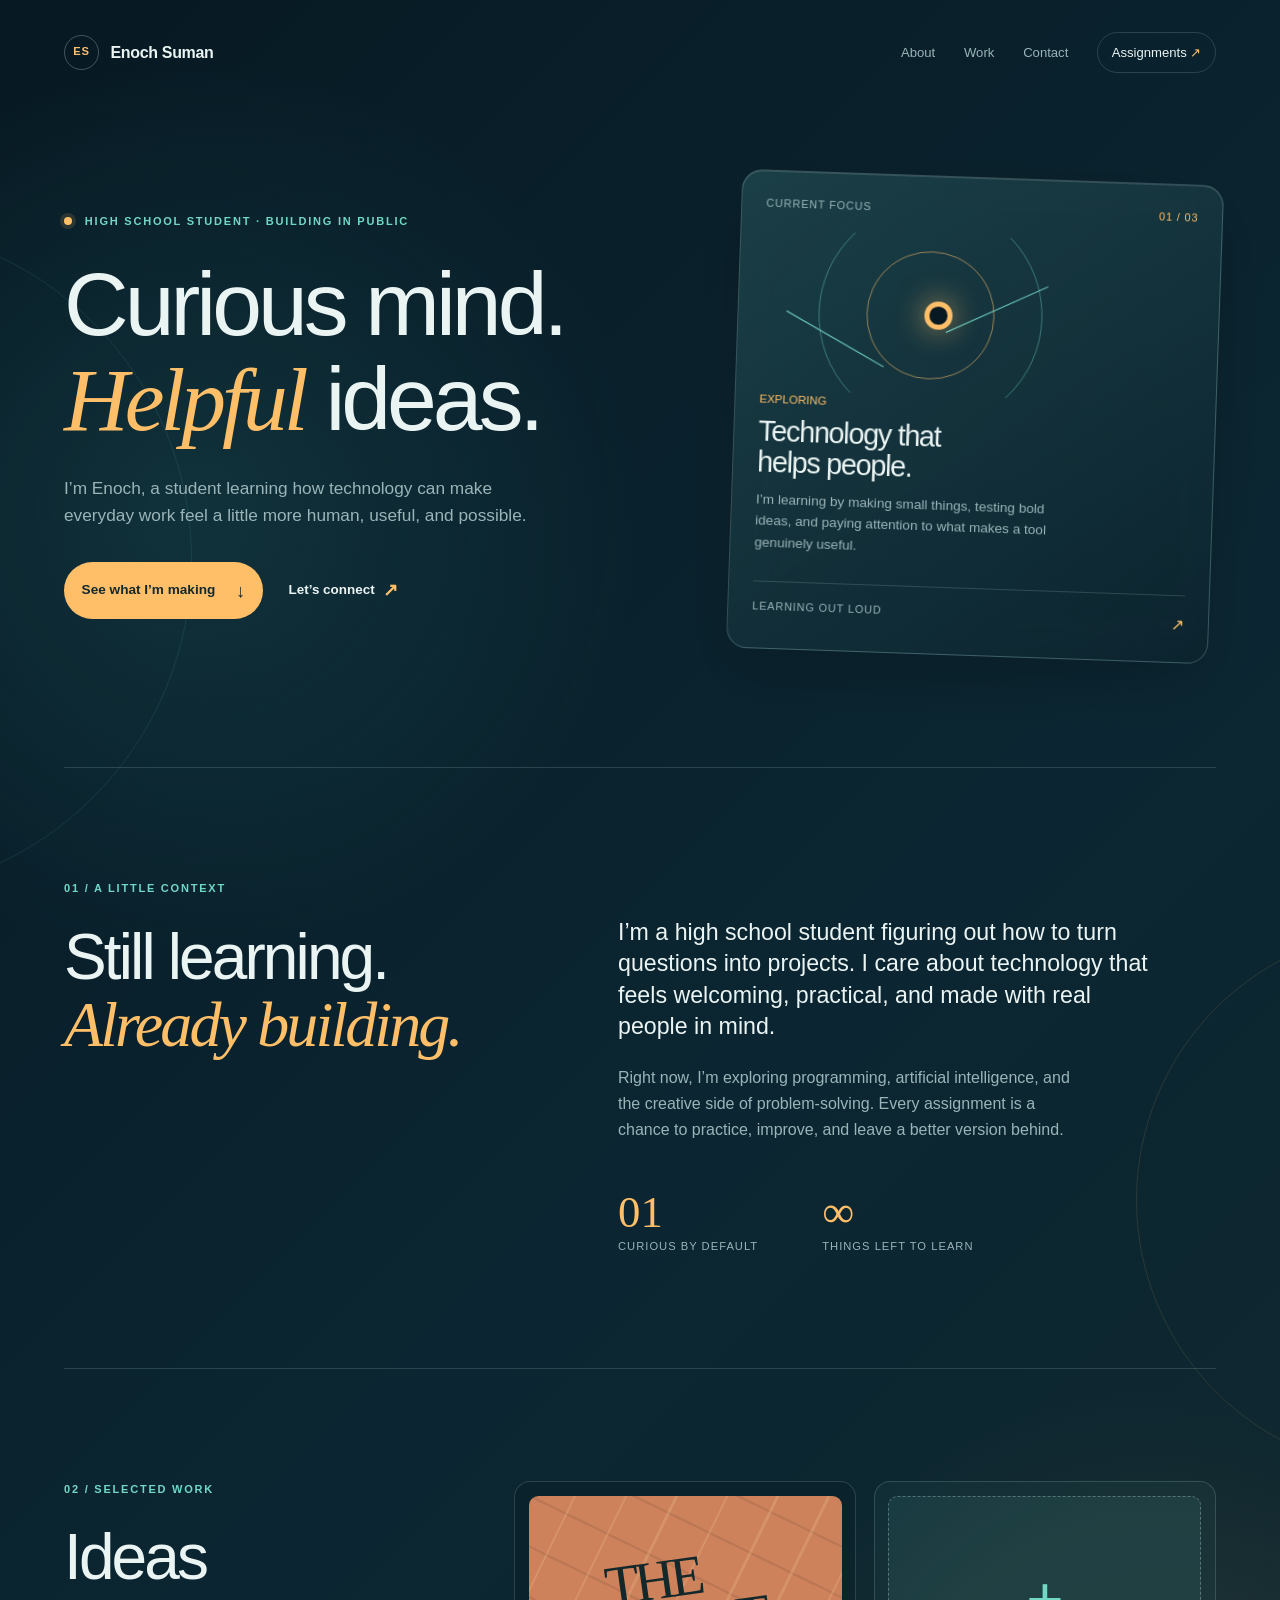
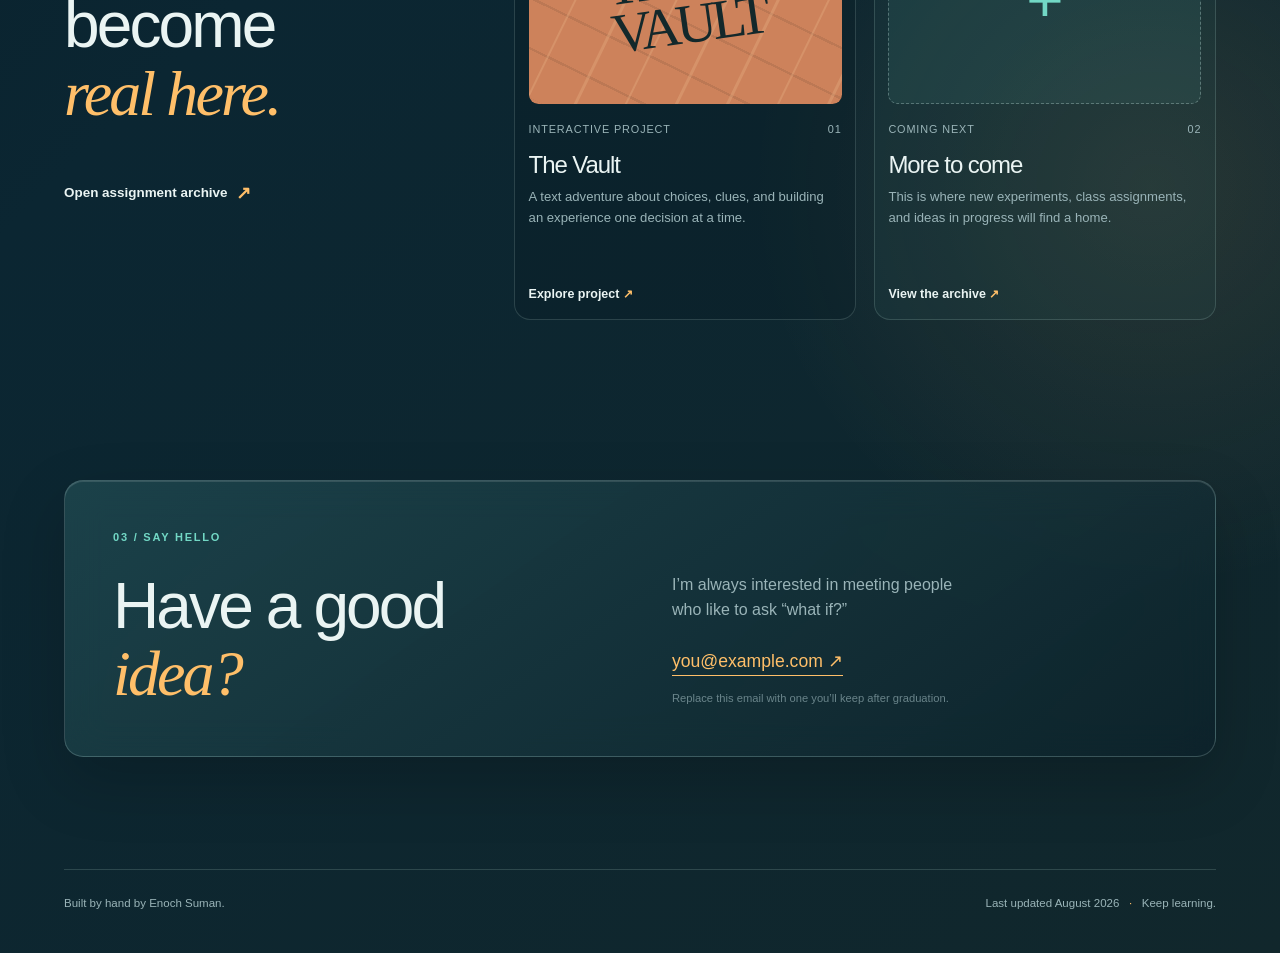
<file: index.html>
<!doctype html>
<html lang="en">

<head>
  <meta charset="utf-8">
  <meta name="viewport" content="width=device-width, initial-scale=1">
  <meta name="theme-color" content="#0a2233">
  <title>Enoch Suman | Student, builder, and problem-solver</title>
  <meta name="description"
    content="The personal portfolio of Enoch Suman, a high school student exploring technology, helpful tools, and creative problem-solving.">

  <link rel="stylesheet" href="styles.css">
</head>

<body>
  <div class="page-glow page-glow-one" aria-hidden="true"></div>
  <div class="page-glow page-glow-two" aria-hidden="true"></div>

  <header class="site-header shell">
    <a class="wordmark" href="index.html" aria-label="Enoch Suman home">
      <span class="wordmark-mark">ES</span>
      <span>Enoch Suman</span>
    </a>
    <nav aria-label="Main navigation">
      <a href="#about">About</a>
      <a href="#work">Work</a>
      <a href="#contact">Contact</a>
      <a class="nav-button" href="assignments/">Assignments <span aria-hidden="true">↗</span></a>
    </nav>
  </header>

  <main class="shell">
    <section class="hero" aria-labelledby="hero-title">
      <div class="hero-copy">
        <p class="eyebrow"><span class="status-dot"></span> High school student · Building in public</p>
        <h1 id="hero-title">Curious mind.<br><em>Helpful</em> ideas.</h1>
        <p class="hero-intro">I’m Enoch, a student learning how technology can make everyday work feel a little more
          human, useful, and possible.</p>
        <div class="hero-actions">
          <a class="button button-primary" href="#work">See what I’m making <span aria-hidden="true">↓</span></a>
          <a class="text-link" href="#contact">Let’s connect <span aria-hidden="true">↗</span></a>
        </div>
      </div>
      <div class="hero-card glass-panel" aria-label="Current focus">
        <div class="card-topline"><span>Current focus</span><span class="card-number">01 / 03</span></div>
        <div class="signal-graphic" aria-hidden="true">
          <span class="signal-ring ring-one"></span>
          <span class="signal-ring ring-two"></span>
          <span class="signal-core"></span>
          <span class="signal-line line-one"></span>
          <span class="signal-line line-two"></span>
        </div>
        <p class="card-kicker">Exploring</p>
        <h2>Technology that helps people.</h2>
        <p>I’m learning by making small things, testing bold ideas, and paying attention to what makes a tool genuinely
          useful.</p>
        <div class="card-footer"><span>Learning out loud</span><span class="arrow-mark">↗</span></div>
      </div>
    </section>

    <section class="about-section" id="about" aria-labelledby="about-title">
      <div class="section-heading">
        <p class="eyebrow">01 / A little context</p>
        <h2 id="about-title">Still learning.<br><em>Already building.</em></h2>
      </div>
      <div class="about-copy">
        <p class="large-copy">I’m a high school student figuring out how to turn questions into projects. I care about
          technology that feels welcoming, practical, and made with real people in mind.</p>
        <p>Right now, I’m exploring programming, artificial intelligence, and the creative side of problem-solving.
          Every assignment is a chance to practice, improve, and leave a better version behind.</p>
        <div class="stat-row">
          <div><strong>01</strong><span>curious by default</span></div>
          <div><strong>∞</strong><span>things left to learn</span></div>
        </div>
      </div>
    </section>

    <section class="work-section" id="work" aria-labelledby="work-title">
      <div class="section-heading section-heading-wide">
        <p class="eyebrow">02 / Selected work</p>
        <h2 id="work-title">Ideas become<br><em>real here.</em></h2>
        <a class="text-link" href="assignments/">Open assignment archive <span aria-hidden="true">↗</span></a>
      </div>
      <div class="project-grid">
        <a class="project-card project-card-featured" href="game/">
          <div class="project-image vault-image" aria-hidden="true"><span class="image-label">THE<br>VAULT</span><span
              class="image-grid"></span></div>
          <div class="project-meta"><span>Interactive project</span><span>01</span></div>
          <h3>The Vault</h3>
          <p>A text adventure about choices, clues, and building an experience one decision at a time.</p>
          <span class="project-link">Explore project <span aria-hidden="true">↗</span></span>
        </a>
        <a class="project-card project-card-outline" href="assignments/">
          <div class="project-image archive-image" aria-hidden="true"><span>+</span></div>
          <div class="project-meta"><span>Coming next</span><span>02</span></div>
          <h3>More to come</h3>
          <p>This is where new experiments, class assignments, and ideas in progress will find a home.</p>
          <span class="project-link">View the archive <span aria-hidden="true">↗</span></span>
        </a>
      </div>
    </section>

    <section class="contact-section glass-panel" id="contact" aria-labelledby="contact-title">
      <div>
        <p class="eyebrow">03 / Say hello</p>
        <h2 id="contact-title">Have a good<br><em>idea?</em></h2>
      </div>
      <div class="contact-copy">
        <p>I’m always interested in meeting people who like to ask “what if?”</p>
        <a class="email-link" href="mailto:you@example.com">you@example.com <span aria-hidden="true">↗</span></a>
        <small>Replace this email with one you’ll keep after graduation.</small>
      </div>
    </section>
  </main>

  <footer class="site-footer shell">
    <p>Built by hand by Enoch Suman.</p>
    <p>Last updated <time datetime="2026-08">August 2026</time> <span aria-hidden="true">·</span> Keep learning.</p>
  </footer>

</body>

</html>
</file>
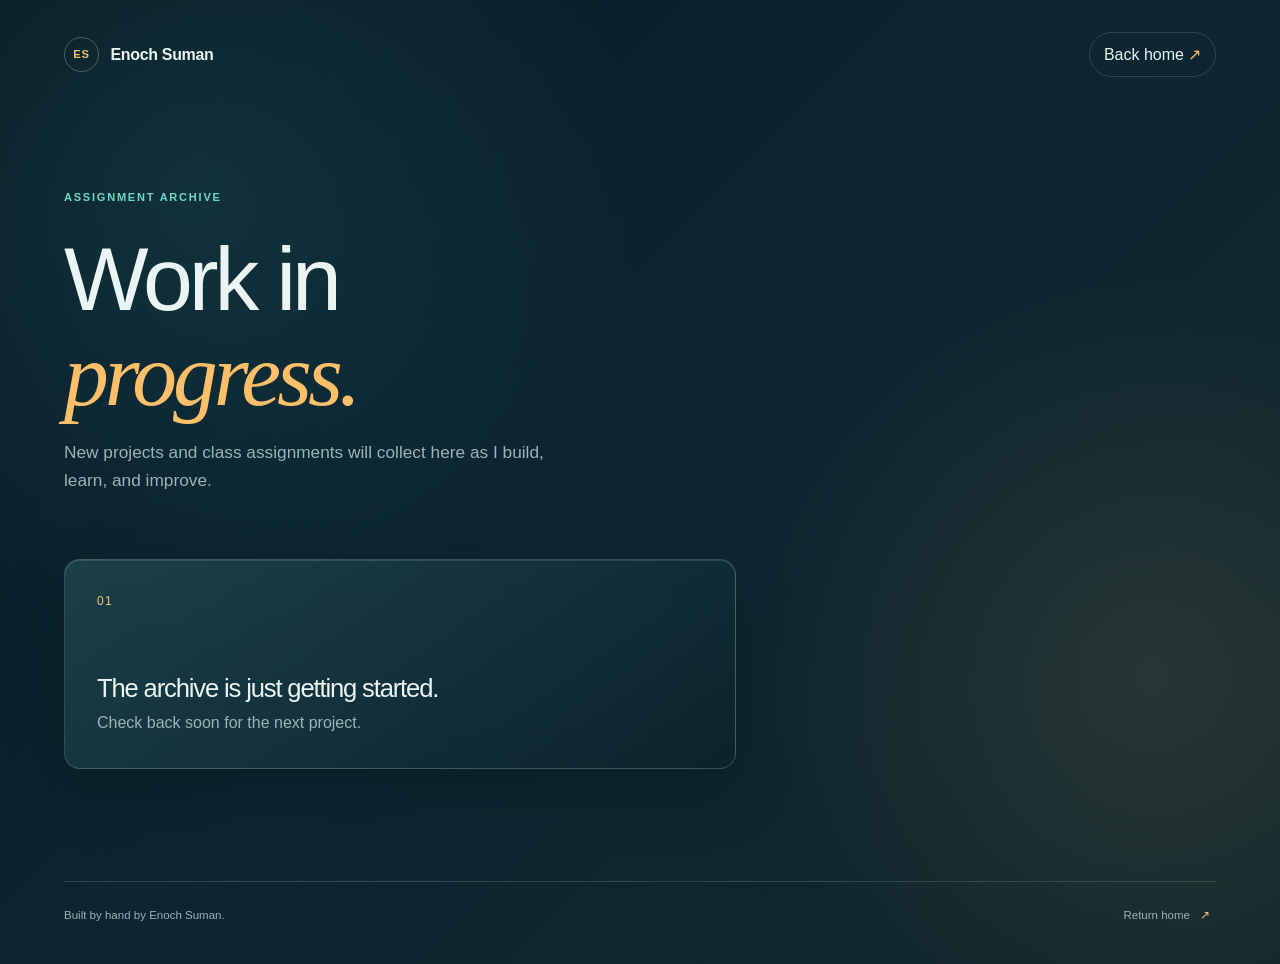
<file: assignments/index.html>
<!doctype html>
<html lang="en">

<head>
  <meta charset="utf-8">
  <meta name="viewport" content="width=device-width, initial-scale=1">
  <title>Assignments | Enoch Suman</title>
  <meta name="description" content="A growing archive of Enoch Suman's assignments and experiments.">
  <link rel="stylesheet" href="../styles.css">
</head>

<body>
  <header class="site-header shell">
    <a class="wordmark" href="../index.html" aria-label="Enoch Suman home"><span
        class="wordmark-mark">ES</span><span>Enoch Suman</span></a>
    <a class="nav-button" href="../index.html">Back home <span aria-hidden="true">↗</span></a>
  </header>
  <main class="shell archive-page">
    <p class="eyebrow">Assignment archive</p>
    <h1>Work in<br><em>progress.</em></h1>
    <p class="hero-intro">New projects and class assignments will collect here as I build, learn, and improve.</p>
    <div class="glass-panel archive-empty">
      <span class="archive-empty-number">01</span>
      <h2>The archive is just getting started.</h2>
      <p>Check back soon for the next project.</p>
    </div>
  </main>
  <footer class="site-footer shell">
    <p>Built by hand by Enoch Suman.</p>
    <p><a href="../index.html">Return home <span aria-hidden="true">↗</span></a></p>
  </footer>
</body>

</html>
</file>
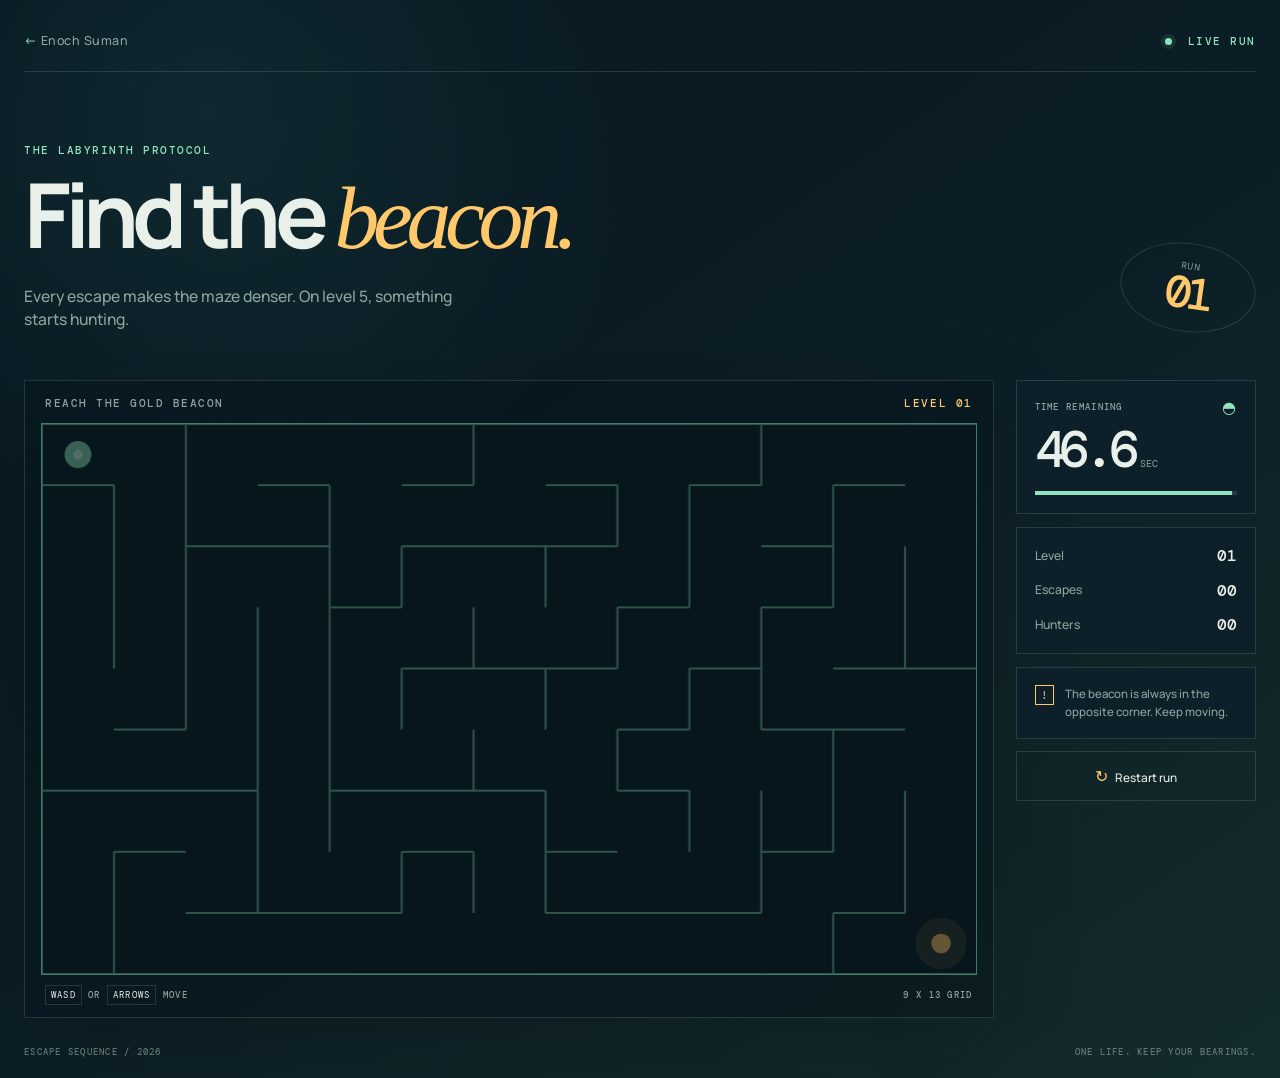
<file: game/index.html>
<!doctype html>
<html lang="en">

<head>
  <meta charset="utf-8">
  <meta name="viewport" content="width=device-width, initial-scale=1">
  <meta name="theme-color" content="#08151f">
  <title>Maze Runner | Enoch Suman</title>
  <meta name="description" content="A timed maze escape game. Reach the beacon before the clock reaches zero.">
  <link rel="stylesheet" href="styles.css">
</head>

<body>
  <main class="game-shell">
    <header class="topbar">
      <a class="back-link" href="../index.html" aria-label="Back to Enoch Suman home">&larr; <span>Enoch Suman</span></a>
      <p class="game-label"><span class="pulse-dot"></span> LIVE RUN</p>
    </header>

    <section class="intro" aria-labelledby="game-title">
      <div>
        <p class="eyebrow">The labyrinth protocol</p>
        <h1 id="game-title">Find the <em>beacon.</em></h1>
        <p class="intro-copy">Every escape makes the maze denser. On level 5, something starts hunting.</p>
      </div>
      <div class="level-mark" aria-hidden="true"><span>RUN</span><strong id="level-mark-number">01</strong></div>
    </section>

    <section class="game-layout" aria-label="Maze game">
      <div class="board-frame">
        <div class="board-topline"><span id="status-text">Reach the gold beacon</span><span id="level-text">LEVEL 01</span></div>
        <div class="canvas-wrap">
          <canvas id="maze-canvas" aria-label="Maze board. Use arrow keys or WASD to move."></canvas>
          <div class="board-message" id="board-message" hidden></div>
        </div>
        <div class="board-footer"><span><kbd>WASD</kbd> or <kbd>ARROWS</kbd> move</span><span id="maze-size">9 x 13 grid</span></div>
      </div>

      <aside class="sidebar">
        <div class="timer-panel">
          <div class="panel-heading"><span>TIME REMAINING</span><span class="timer-icon">&#9683;</span></div>
          <strong id="timer">45.0</strong><span class="seconds">SEC</span>
          <div class="timer-track"><span id="timer-bar"></span></div>
        </div>
        <div class="stats-panel">
          <div class="stat-row"><span>Level</span><strong id="level-stat">01</strong></div>
          <div class="stat-row"><span>Escapes</span><strong id="escapes-stat">00</strong></div>
          <div class="stat-row"><span>Hunters</span><strong id="hunters-stat">00</strong></div>
        </div>
        <div class="tip-panel"><span class="tip-mark">!</span><p id="tip-text">The beacon is always in the opposite corner. Keep moving.</p></div>
        <button class="restart-button" id="restart-button" type="button"><span aria-hidden="true">&#8635;</span> Restart run</button>
      </aside>
    </section>

    <nav class="touch-controls" aria-label="Touch movement controls">
      <button type="button" data-direction="up" aria-label="Move up">&#8593;</button>
      <button type="button" data-direction="left" aria-label="Move left">&#8592;</button>
      <button type="button" data-direction="down" aria-label="Move down">&#8595;</button>
      <button type="button" data-direction="right" aria-label="Move right">&#8594;</button>
    </nav>

    <footer class="game-footer"><span>ESCAPE SEQUENCE / 2026</span><span>One life. Keep your bearings.</span></footer>
  </main>
  <script src="script.js"></script>
</body>

</html>
</file>
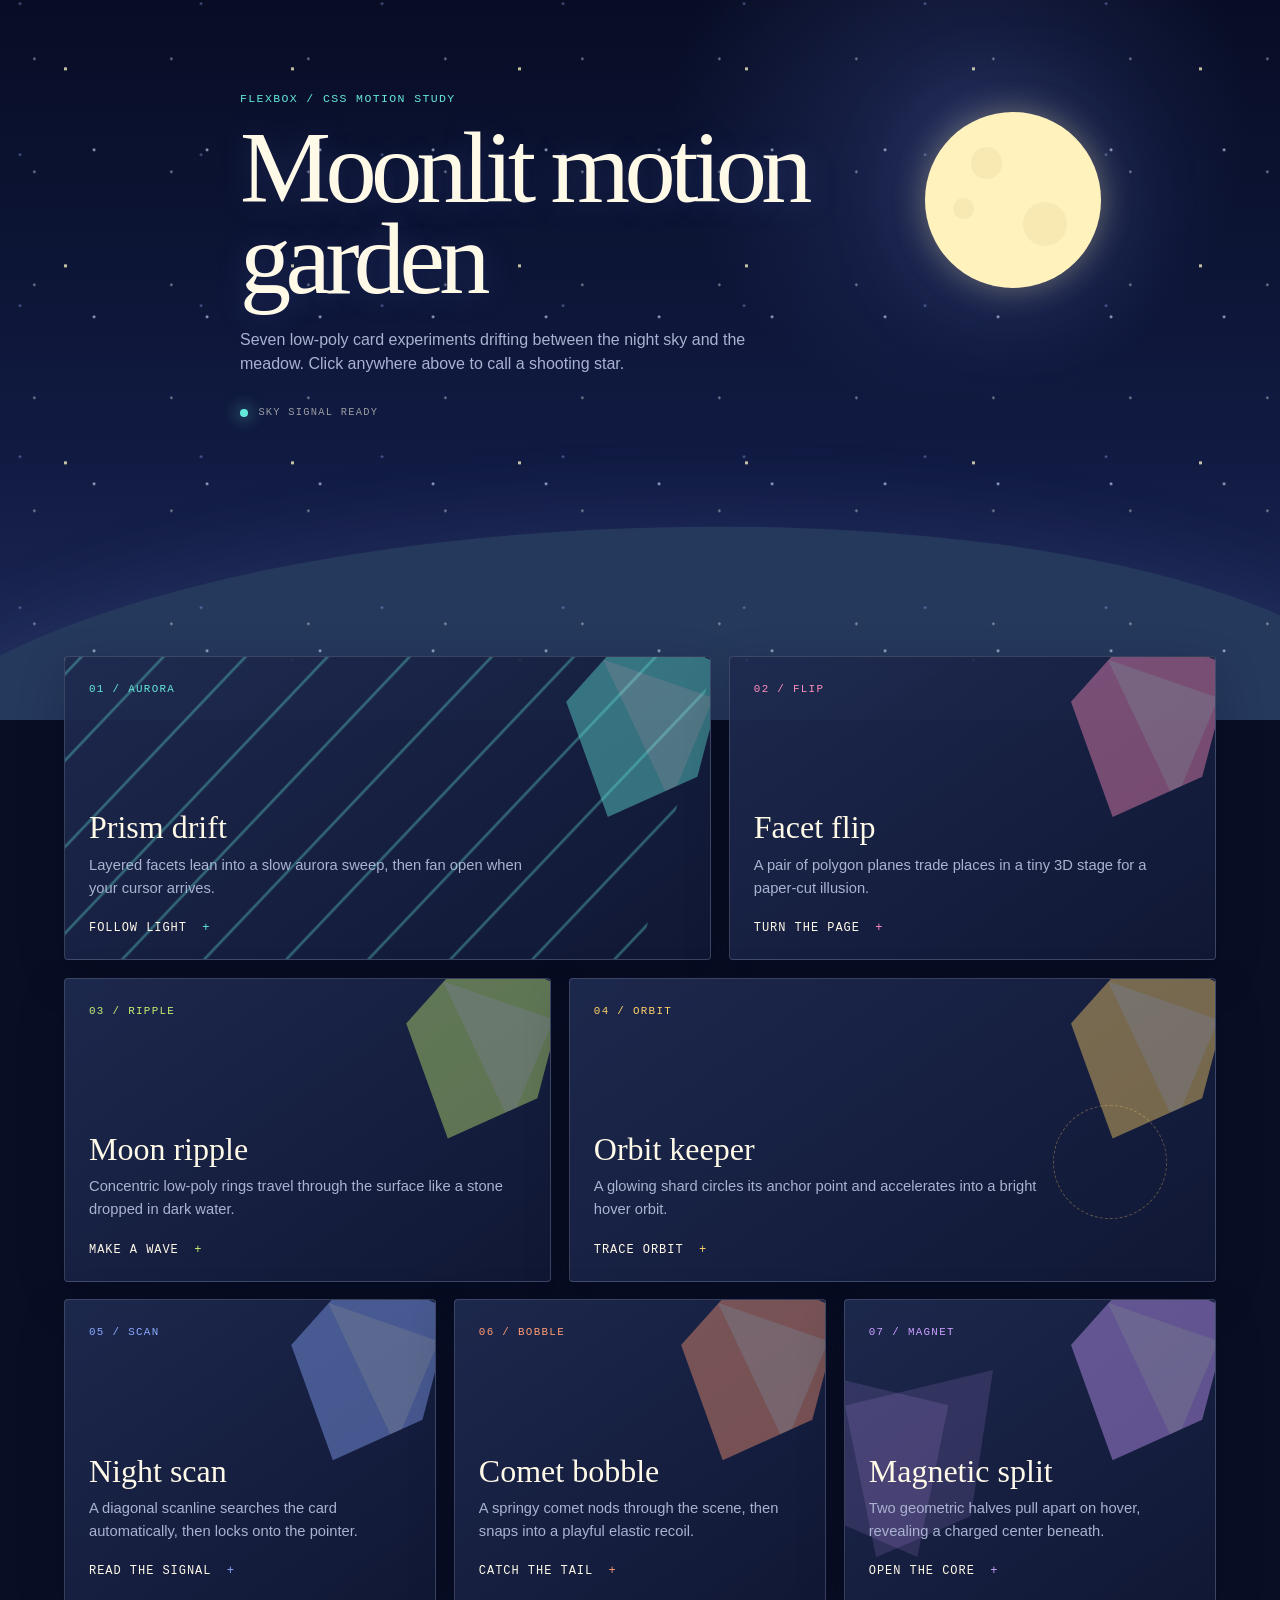
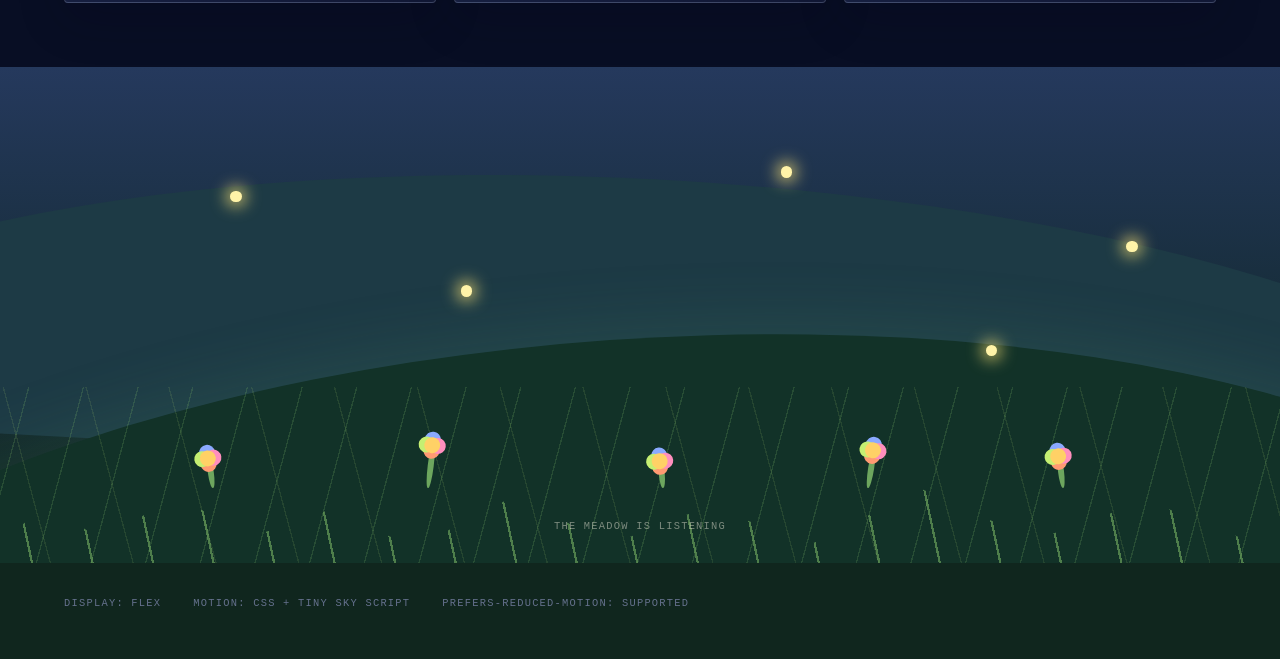
<file: websites examples/index.html>
<!doctype html>
<html lang="en">

<head>
  <meta charset="utf-8">
  <meta name="viewport" content="width=device-width, initial-scale=1">
  <meta name="color-scheme" content="dark">
  <title>Moonlit motion garden</title>
  <link rel="stylesheet" href="styles.css">
</head>

<body>
  <section class="sky-scene" id="sky" aria-label="Interactive night sky" role="button" tabindex="0">
    <div class="stars stars-back" aria-hidden="true"></div>
    <div class="stars stars-front" aria-hidden="true"></div>
    <div class="moon" aria-hidden="true"><span></span></div>
    <div class="shooting-stars" aria-hidden="true"></div>

    <header class="site-header">
      <p class="eyebrow">Flexbox / CSS motion study</p>
      <h1>Moonlit motion garden</h1>
      <p class="intro">Seven low-poly card experiments drifting between the night sky and the meadow. Click anywhere
        above to call a shooting star.</p>
      <p class="sky-hint"><span class="hint-dot" aria-hidden="true"></span> sky signal ready</p>
    </header>
  </section>

  <main class="card-grid" aria-label="Seven modern card animation examples">
    <article class="card card-aurora">
      <div class="poly poly-cyan" aria-hidden="true"></div>
      <div class="card-content">
        <span class="card-index">01 / aurora</span>
        <h2>Prism drift</h2>
        <p>Layered facets lean into a slow aurora sweep, then fan open when your cursor arrives.</p>
        <span class="card-action">Follow light <span aria-hidden="true">+</span></span>
      </div>
    </article>

    <article class="card card-flip">
      <div class="poly poly-pink" aria-hidden="true"></div>
      <div class="card-content">
        <span class="card-index">02 / flip</span>
        <h2>Facet flip</h2>
        <p>A pair of polygon planes trade places in a tiny 3D stage for a paper-cut illusion.</p>
        <span class="card-action">Turn the page <span aria-hidden="true">+</span></span>
      </div>
    </article>

    <article class="card card-ripple">
      <div class="poly poly-lime" aria-hidden="true"></div>
      <div class="card-content">
        <span class="card-index">03 / ripple</span>
        <h2>Moon ripple</h2>
        <p>Concentric low-poly rings travel through the surface like a stone dropped in dark water.</p>
        <span class="card-action">Make a wave <span aria-hidden="true">+</span></span>
      </div>
    </article>

    <article class="card card-orbit">
      <div class="poly poly-gold" aria-hidden="true"></div>
      <div class="card-content">
        <span class="card-index">04 / orbit</span>
        <h2>Orbit keeper</h2>
        <p>A glowing shard circles its anchor point and accelerates into a bright hover orbit.</p>
        <span class="card-action">Trace orbit <span aria-hidden="true">+</span></span>
      </div>
    </article>

    <article class="card card-scan">
      <div class="poly poly-blue" aria-hidden="true"></div>
      <div class="card-content">
        <span class="card-index">05 / scan</span>
        <h2>Night scan</h2>
        <p>A diagonal scanline searches the card automatically, then locks onto the pointer.</p>
        <span class="card-action">Read the signal <span aria-hidden="true">+</span></span>
      </div>
    </article>

    <article class="card card-bobble">
      <div class="poly poly-orange" aria-hidden="true"></div>
      <div class="card-content">
        <span class="card-index">06 / bobble</span>
        <h2>Comet bobble</h2>
        <p>A springy comet nods through the scene, then snaps into a playful elastic recoil.</p>
        <span class="card-action">Catch the tail <span aria-hidden="true">+</span></span>
      </div>
    </article>

    <article class="card card-magnet">
      <div class="poly poly-violet" aria-hidden="true"></div>
      <div class="card-content">
        <span class="card-index">07 / magnet</span>
        <h2>Magnetic split</h2>
        <p>Two geometric halves pull apart on hover, revealing a charged center beneath.</p>
        <span class="card-action">Open the core <span aria-hidden="true">+</span></span>
      </div>
    </article>
  </main>

  <section class="meadow" aria-label="Moonlit meadow">
    <div class="hill hill-far" aria-hidden="true"></div>
    <div class="hill hill-near" aria-hidden="true"></div>
    <div class="grass" aria-hidden="true"></div>
    <div class="grass-blades" aria-hidden="true"></div>
    <div class="flowers" aria-hidden="true"><i></i><i></i><i></i><i></i><i></i></div>
    <div class="fireflies" aria-label="Interactive fireflies">
      <button class="firefly firefly-one" type="button" aria-label="Firefly"></button>
      <button class="firefly firefly-two" type="button" aria-label="Firefly"></button>
      <button class="firefly firefly-three" type="button" aria-label="Firefly"></button>
      <button class="firefly firefly-four" type="button" aria-label="Firefly"></button>
      <button class="firefly firefly-five" type="button" aria-label="Firefly"></button>
    </div>
    <p class="meadow-note">the meadow is listening</p>
  </section>

  <footer>
    <span>display: flex</span>
    <span>motion: CSS + tiny sky script</span>
    <span>prefers-reduced-motion: supported</span>
  </footer>

  <script>
    const sky = document.querySelector("#sky");
    const shootingStars = document.querySelector(".shooting-stars");

    function summonStar(event) {
      const star = document.createElement("span");
      const bounds = sky.getBoundingClientRect();
      star.className = "shooting-star";
      star.style.left = `${event.clientX - bounds.left}px`;
      star.style.top = `${event.clientY - bounds.top}px`;
      shootingStars.append(star);
      star.addEventListener("animationend", () => star.remove());
    }

    sky.addEventListener("click", summonStar);
    sky.addEventListener("keydown", (event) => {
      if (event.key === "Enter" || event.key === " ") {
        event.preventDefault();
        const bounds = sky.getBoundingClientRect();
        summonStar({ clientX: bounds.left + bounds.width * .7, clientY: bounds.top + bounds.height * .35 });
      }
    });

    const meadow = document.querySelector(".meadow");
    const fireflies = document.querySelectorAll(".firefly");

    meadow.addEventListener("pointermove", (event) => {
      const bounds = meadow.getBoundingClientRect();
      const pointerX = event.clientX - bounds.left;
      const pointerY = event.clientY - bounds.top;
      meadow.style.setProperty("--grass-x", `${(pointerX / bounds.width - .5) * 2}rem`);

      fireflies.forEach((firefly) => {
        const flyBounds = firefly.getBoundingClientRect();
        const distanceX = event.clientX - (flyBounds.left + flyBounds.width / 2);
        const distanceY = event.clientY - (flyBounds.top + flyBounds.height / 2);
        const distance = Math.hypot(distanceX, distanceY);
        const pull = Math.max(0, 1 - distance / 180);
        firefly.style.setProperty("--pull-x", `${-distanceX * pull * .18}px`);
        firefly.style.setProperty("--pull-y", `${-distanceY * pull * .18}px`);
      });
    });

    fireflies.forEach((firefly) => {
      firefly.addEventListener("click", () => {
        firefly.classList.remove("is-caught");
        requestAnimationFrame(() => firefly.classList.add("is-caught"));
      });
    });
  </script>
</body>

</html>
</file>
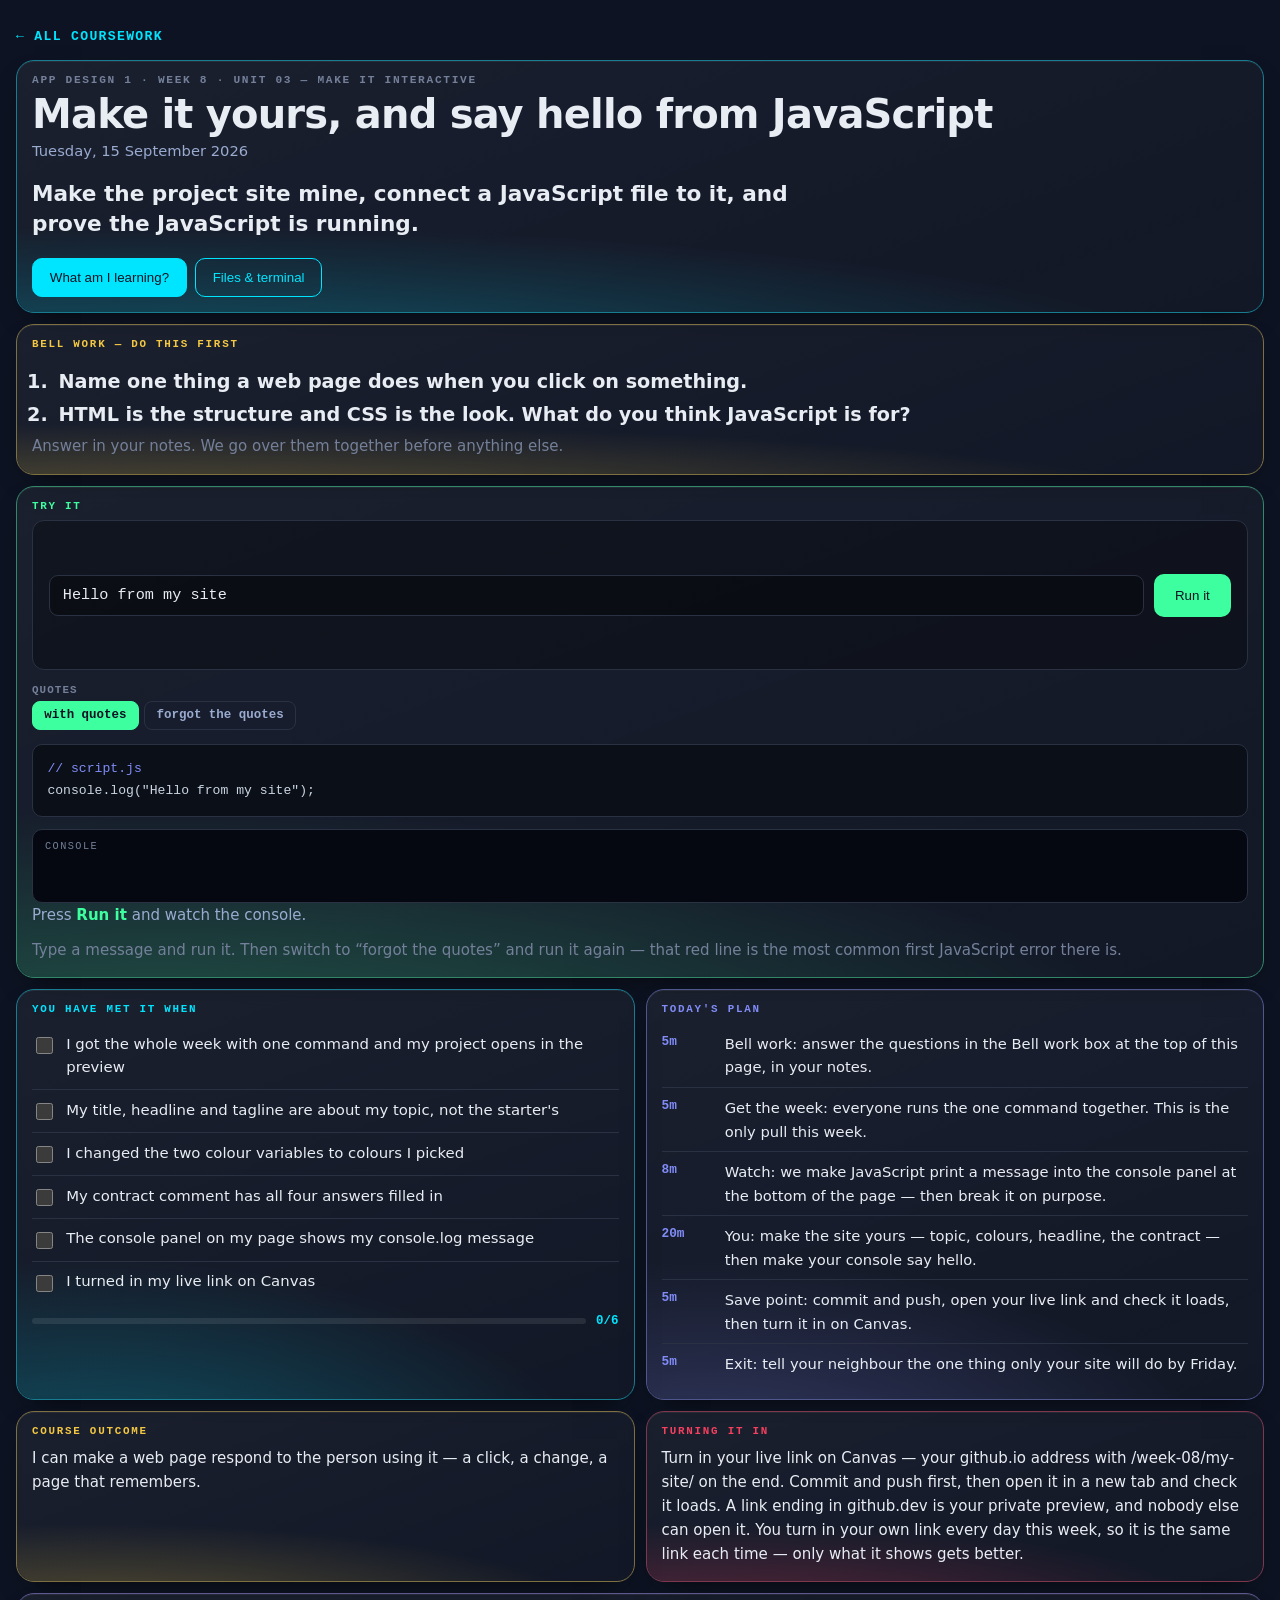
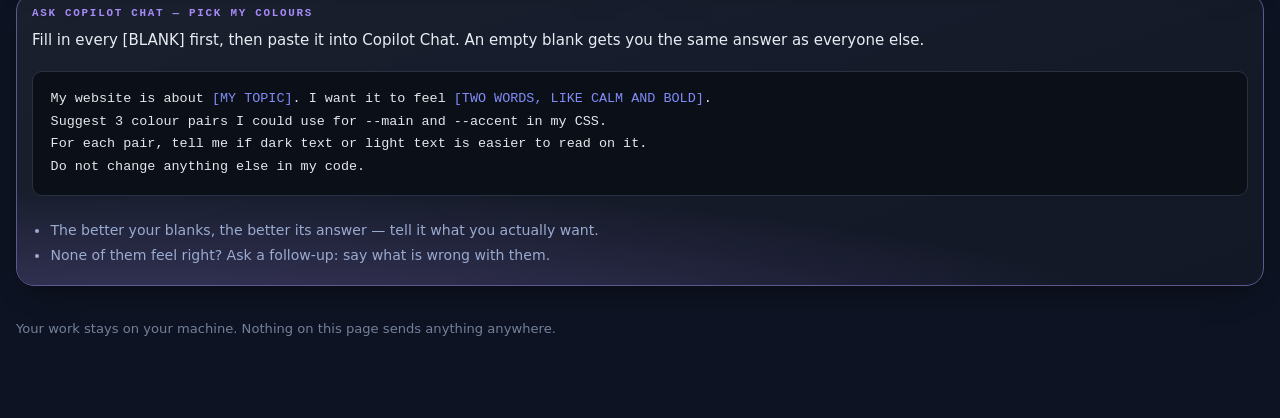
<file: week-08/day-1/index.html>
<!doctype html>
<html lang="en">
<head>
<meta charset="utf-8">
<meta name="viewport" content="width=device-width,initial-scale=1">
<title>Make it yours, and say hello from JavaScript — App Design 1</title>
<meta name="color-scheme" content="dark">
<style>
:root{--acc:var(--ss-cyan,#00e5ff)}
*{box-sizing:border-box}
body{margin:0;background:var(--ss-void,#0d1322);color:var(--ss-bone,#e8ecf3);
  font:16px/1.6 var(--ss-body,"Inter",system-ui,sans-serif);padding:1.4rem 1rem 5rem}
.wrap{max-width:96rem;margin:0 auto}
a.back{display:inline-block;color:var(--acc);text-decoration:none;font:600 .82rem/1 var(--ss-mono,ui-monospace,monospace);
  letter-spacing:.1em;text-transform:uppercase;margin:0 0 1rem}

/* ── the grid: the dashboard's, verbatim in behaviour ───────────────────── */
.bento{display:grid;gap:11px;grid-template-columns:repeat(4,minmax(0,1fr));align-items:stretch}
.bento > *{grid-column:span 2}
.bento > .w1{grid-column:span 1}
.bento > .w4{grid-column:span 4}
/* Height-matching only helps when the tiles in a row are already close. On a phone
   two tiles share a row and one of them is a five-item plan — stretched, its short
   neighbour grew 729px of empty gradient. Ragged is correct at this size. */
@media (max-width:760px){.bento{grid-template-columns:repeat(6,minmax(0,1fr));gap:7px;align-items:start}
  .bento > *{grid-column:span 3} .bento > .w1{grid-column:span 3} .bento > .w4{grid-column:span 6}}
@media (min-width:1500px){.bento{grid-template-columns:repeat(8,minmax(0,1fr))}
  .bento > *{grid-column:span 2} .bento > .w1{grid-column:span 2} .bento > .w4{grid-column:span 8}
  /* the lab keeps six columns and the criteria ride alongside it, so the widest
     screen gains density rather than gaining empty space */
  .bento > .lab{grid-column:span 6} .bento > .lab + *{grid-column:span 2}
  /* The plan is five rows of prose next to two tiles of three lines each. Stretched
     into one row the short pair inflate into dead space, which looks worse than the
     raggedness it was fixing. So the plan takes a narrow column two rows tall and the
     other two stack beside it — the row fills, nothing is padded out to match. */
  .bento > .t-plan{grid-column:span 3;grid-row:span 2}
  .bento > .t-clo, .bento > .t-turn{grid-column:span 5}}

/* ── the tile ───────────────────────────────────────────────────────────── */
.tl{position:relative;overflow:hidden;border-radius:18px;padding:14px 15px 15px;display:flex;flex-direction:column;
  background:linear-gradient(160deg,rgba(255,255,255,.055),rgba(255,255,255,.02));
  border:1px solid color-mix(in srgb, var(--acc) 42%, var(--ss-border,#2a3142));
  box-shadow:0 1px 0 rgba(255,255,255,.06) inset,0 12px 30px -18px rgba(0,0,0,.9);
  transition:transform .16s var(--ss-ease,cubic-bezier(.2,.7,.3,1)),border-color .16s}
.tl::after{content:"";position:absolute;inset:0;pointer-events:none;border-radius:inherit;
  background:radial-gradient(125% 85% at 12% 122%, var(--acc) 0%, transparent 66%);opacity:.30}
.tl > *{position:relative;z-index:1}
.k{display:block;font:600 .68rem/1 var(--ss-mono,ui-monospace,monospace);letter-spacing:.16em;
  text-transform:uppercase;color:var(--acc);margin:0 0 .55rem}

/* hero */
.hero{--acc:var(--ss-cyan,#00e5ff)}
.hero .eyebrow{font:600 .7rem/1 var(--ss-mono,ui-monospace,monospace);letter-spacing:.15em;
  text-transform:uppercase;color:var(--ss-faint,#74809a)}
.hero h1{font-family:var(--ss-display,"Syne",system-ui,sans-serif);font-size:clamp(1.5rem,3.4vw,2.5rem);
  line-height:1.08;letter-spacing:-.02em;margin:.45rem 0 .2rem}
.hero .when{color:var(--ss-mist,#9aabd0);font-size:.92rem;margin:0 0 1rem}
.hero .slo{font-size:clamp(1.05rem,1.7vw,1.35rem);font-weight:600;line-height:1.42;margin:0;max-width:52rem}
.hero .row{display:flex;flex-wrap:wrap;gap:.5rem;margin-top:1.1rem}

button.b{cursor:pointer;font:600 .84rem/1 inherit;padding:.7rem 1.05rem;border-radius:10px;
  border:1px solid var(--acc);background:transparent;color:var(--acc);transition:background .15s,color .15s}
button.b:hover{background:var(--acc);color:var(--ss-void,#0d1322)}
button.b.solid{background:var(--acc);color:var(--ss-void,#0d1322)}
button.b.solid:hover{filter:brightness(1.12)}
a.b{display:inline-block;text-decoration:none}

/* success criteria */
.sc{list-style:none;margin:0;padding:0}
.sc li{border-bottom:1px solid var(--ss-border,#2a3142)}
.sc li:last-child{border-bottom:0}
.sc label{display:flex;gap:.65rem;align-items:flex-start;padding:.55rem 0;cursor:pointer;font-size:.93rem}
.sc input{margin-top:.28rem;width:1.05rem;height:1.05rem;accent-color:var(--acc);flex:none}
.sc input:checked + span{color:var(--ss-faint,#74809a);text-decoration:line-through}
.prog{display:flex;align-items:center;gap:.6rem;margin-top:.7rem}
.prog .bar{flex:1;height:6px;border-radius:99px;background:rgba(255,255,255,.09);overflow:hidden}
.prog .bar i{display:block;height:100%;width:0;background:var(--acc);transition:width .25s}
.prog b{font:700 .78rem/1 var(--ss-mono,ui-monospace,monospace);color:var(--acc)}

/* plan */
.plan{list-style:none;margin:0;padding:0}
.plan li{display:flex;gap:.75rem;padding:.5rem 0;border-bottom:1px solid var(--ss-border,#2a3142);font-size:.92rem}
.plan li:last-child{border-bottom:0}
.plan .m{flex:none;width:3.2rem;font:700 .8rem/1.55 var(--ss-mono,ui-monospace,monospace);color:var(--acc)}

/* generic tile text */
.tl p{margin:0 0 .7rem;font-size:.94rem}.tl p:last-child{margin:0}
.tl .big{font-size:1.02rem;line-height:1.5}

/* ── the lab ────────────────────────────────────────────────────────────── */
.lab{--acc:var(--ss-green,#3effa0)}
.lab .stage{background:rgba(0,0,0,.32);border:1px solid var(--ss-border,#2a3142);border-radius:12px;
  padding:16px;min-height:0;height:clamp(150px,20vh,190px);display:flex}
.lab .stage .fx{flex:1;display:flex;gap:10px;transition:all .28s var(--ss-ease,cubic-bezier(.2,.7,.3,1))}
.lab .box{background:color-mix(in srgb,var(--acc) 30%,transparent);border:1px solid var(--acc);
  border-radius:9px;padding:.7rem .9rem;font:700 .82rem/1.3 var(--ss-mono,ui-monospace,monospace);
  color:var(--ss-bone,#e8ecf3);display:grid;place-items:center;transition:all .28s}
.lab .box.b2{min-height:64px}.lab .box.b3{min-height:88px}
.ctrls{margin-top:.9rem;display:grid;gap:.7rem}
.ctrl .cn{font:600 .68rem/1 var(--ss-mono,ui-monospace,monospace);letter-spacing:.1em;text-transform:uppercase;
  color:var(--ss-faint,#74809a);margin-bottom:.35rem}
.seg{display:flex;flex-wrap:wrap;gap:.35rem}
.seg button{cursor:pointer;font:600 .78rem/1 var(--ss-mono,ui-monospace,monospace);padding:.45rem .7rem;
  border-radius:8px;border:1px solid var(--ss-border,#2a3142);background:transparent;color:var(--ss-mist,#9aabd0)}
.seg button[aria-pressed=true]{background:var(--acc);border-color:var(--acc);color:var(--ss-void,#0d1322)}
.readout{margin-top:.9rem;background:#0b0f18;border:1px solid var(--ss-border,#2a3142);border-radius:10px;
  padding:.8rem .9rem;font:.82rem/1.7 var(--ss-mono,ui-monospace,monospace);color:#cbd5e1;overflow-x:auto}
.readout .p{color:var(--ss-peri,#818cf8)}.readout .v{color:var(--ss-green,#3effa0)}
.axis{margin-top:.75rem;font-size:.87rem;color:var(--ss-mist,#9aabd0)}
.axis b{color:var(--acc)}
.slid{width:100%;accent-color:var(--acc)}

/* ── modal ──────────────────────────────────────────────────────────────── */
dialog{border:none;padding:0;background:transparent;max-width:min(46rem,94vw);width:100%}
dialog::backdrop{background:rgba(6,9,16,.74)}
.sheet{background:var(--ss-ink,#161d31);border:1px solid var(--ss-border,#2a3142);border-radius:18px;
  padding:1.4rem 1.5rem;color:var(--ss-bone,#e8ecf3);max-height:84vh;overflow:auto}
.sheet h3{font-family:var(--ss-display,"Syne",system-ui,sans-serif);font-size:1.25rem;margin:0 0 .8rem}
.sheet p{font-size:.98rem;margin:0 0 .9rem}
.sheet .x{position:sticky;top:0;float:right;cursor:pointer;background:transparent;border:1px solid var(--ss-border,#2a3142);
  color:var(--ss-mist,#9aabd0);border-radius:8px;font:600 .75rem/1 var(--ss-mono,ui-monospace,monospace);padding:.45rem .6rem}
.sheet img{width:100%;height:auto;border-radius:10px;border:1px solid var(--ss-border,#2a3142)}
pre.code{background:#0b0f18;border:1px solid var(--ss-border,#2a3142);border-radius:10px;padding:1rem 1.1rem;
  overflow-x:auto;font:.84rem/1.7 var(--ss-mono,ui-monospace,monospace);color:#e5e7eb;margin:.5rem 0;position:relative}
pre.code b{color:var(--ss-peri,#818cf8);font-weight:400}
.codewrap{position:relative}
.codewrap .cp{position:absolute;top:.55rem;right:.55rem;cursor:pointer;border:1px solid #3b4252;background:#1c2230;
  color:var(--ss-peri,#818cf8);font:600 .72rem/1 var(--ss-mono,ui-monospace,monospace);letter-spacing:.06em;
  text-transform:uppercase;padding:.42rem .65rem;border-radius:6px}
.codewrap .cp.ok{background:#064e3b;border-color:#10b981;color:#6ee7b7}
.files{list-style:none;margin:.5rem 0 0;padding:0}
.files li{padding:.5rem 0;border-top:1px solid var(--ss-border,#2a3142)}
.files a{color:var(--acc);font:600 .9rem/1.5 var(--ss-mono,ui-monospace,monospace);text-decoration:none}
.files span{display:block;color:var(--ss-faint,#74809a);font-size:.85rem;margin-top:.1rem}
.who{display:flex;gap:.7rem;flex-wrap:wrap;margin:0 0 .8rem}
.who label{flex:1 1 9rem;font:600 .7rem/1 var(--ss-mono,ui-monospace,monospace);letter-spacing:.08em;
  text-transform:uppercase;color:var(--ss-faint,#74809a)}
.who input{display:block;width:100%;margin-top:.35rem;padding:.55rem .65rem;font:inherit;color:var(--ss-bone,#e8ecf3);
  background:rgba(0,0,0,.3);border:1px solid var(--ss-border,#2a3142);border-radius:8px}
.who input:focus{outline:none;border-color:var(--acc)}
.hint{color:var(--ss-faint,#74809a);font-size:.85rem;margin:.6rem 0 0}
footer{max-width:96rem;margin:2rem auto 0;color:var(--ss-faint,#74809a);font-size:.82rem}

/* ── JavaScript labs ────────────────────────────────────────────────────────
   A JavaScript day has no box to push around; what it has is a console that talks back.
   So these labs carry a small console, styled like the real one, and every lab's readout
   is the exact code the student would type into script.js. */
.lab .jsrow{display:flex;flex-wrap:wrap;gap:.6rem;align-items:center;width:100%}
.lab .jsin{flex:1;min-width:10rem;padding:.65rem .8rem;border-radius:9px;border:1px solid var(--ss-border,#2a3142);
  background:rgba(0,0,0,.35);color:var(--ss-bone,#e8ecf3);font:.95rem var(--ss-mono,ui-monospace,monospace)}
.lab .jsin:focus{outline:none;border-color:var(--acc)}
.lab .demo{font:700 .95rem/1 inherit;background:var(--acc);color:#0d1322;border:2px solid var(--acc);
  border-radius:10px;padding:.75rem 1.2rem;cursor:pointer;transition:filter .15s,transform .1s}
.lab .demo:hover{filter:brightness(1.12)}.lab .demo:active{transform:translateY(2px)}
.lab .demo:focus-visible{outline:none;box-shadow:0 0 0 4px rgba(255,255,255,.35)}
.lab .val{font:700 clamp(1.3rem,3vw,2.1rem)/1.15 var(--ss-display,system-ui,sans-serif);color:var(--ss-bone,#e8ecf3)}
.lab .stage.col{flex-direction:column;align-items:flex-start;justify-content:center;gap:.8rem;height:auto;min-height:150px}
.devcon{margin-top:.8rem;background:#050810;border:1px solid var(--ss-border,#2a3142);border-radius:10px;
  min-height:4.6rem;max-height:9rem;overflow:auto;padding:.5rem .75rem;font:.8rem/1.6 var(--ss-mono,ui-monospace,monospace)}
.devcon .hd{color:var(--ss-faint,#74809a);font-size:.64rem;letter-spacing:.14em;text-transform:uppercase;margin-bottom:.25rem}
.devcon .ok{color:#e5e7eb}.devcon .ok::before{content:"› ";color:var(--ss-faint,#74809a)}
.devcon .err{color:#fca5a5;background:rgba(244,63,94,.12);border-radius:5px;padding:0 .35rem}

/* ── Bell work ──────────────────────────────────────────────────────────── */
.bellq{margin:.2rem 0 0;padding-left:1.4rem;font-size:clamp(1rem,1.5vw,1.2rem);font-weight:600;line-height:1.45}
.bellq li{margin:.35rem 0;padding-left:.25rem}

/* ── Ask Copilot Chat ───────────────────────────────────────────────────── */
.t-prompt pre.code{white-space:pre-wrap}
.t-prompt .rules{margin:.7rem 0 0;padding-left:1.15rem;font-size:.88rem;color:var(--ss-mist,#9aabd0)}
.t-prompt .rules li{margin:.2rem 0}
</style>
</head>
<body>
<div class="wrap">
  <a class="back" href="../../">&larr; All coursework</a>
  <div class="bento">
    <section class="tl hero w4">
      <div class="eyebrow">App Design 1 &middot; Week 8 &middot; Unit 03 — Make it interactive</div>
      <h1>Make it yours, and say hello from JavaScript</h1>
      <p class="when">Tuesday, 15 September 2026</p>
      <p class="slo">Make the project site mine, connect a JavaScript file to it, and prove the JavaScript is running.</p>
      <div class="row">
        <button class="b solid" data-open="m-read" type="button">What am I learning?</button>
        
        <button class="b" data-open="m-files" type="button">Files &amp; terminal</button>
      </div>
    </section>
    <section class="tl w4 t-bell" style="--acc:var(--ss-gold,#f5c842)">
      <span class="k">Bell work — do this first</span>
      <ol class="bellq"><li>Name one thing a web page does when you click on something.</li><li>HTML is the structure and CSS is the look. What do you think JavaScript is for?</li></ol>
      <p class="hint">Answer in your notes. We go over them together before anything else.</p>
    </section>
    <section class="tl lab w4" id="lab" data-lab="console">
      <span class="k">Try it</span>
      <div class="stage col"><div class="jsrow">
        <input class="jsin" id="cin" type="text" value="Hello from my site" aria-label="Your message">
        <button class="demo" id="crun" type="button">Run it</button>
      </div></div>
      <div class="ctrls"><div class="ctrl"><div class="cn">quotes</div><div class="seg" data-prop="quotes">
      <button type="button" data-v="with" aria-pressed="true">with quotes</button><button type="button" data-v="forgot" aria-pressed="false">forgot the quotes</button>
    </div></div></div>
      <div class="readout" id="ro"></div>
      <div class="devcon" id="cout"><div class="hd">Console</div></div>
      <p class="axis" id="axis">Press <b>Run it</b> and watch the console.</p>
      <p class="hint">Type a message and run it. Then switch to “forgot the quotes” and run it again — that red line is the most common first JavaScript error there is.</p>
    </section>
    <section class="tl">
      <span class="k">You have met it when</span>
      <ul class="sc"><li><label><input type="checkbox" data-sc="0"><span>I got the whole week with one command and my project opens in the preview</span></label></li><li><label><input type="checkbox" data-sc="1"><span>My title, headline and tagline are about my topic, not the starter's</span></label></li><li><label><input type="checkbox" data-sc="2"><span>I changed the two colour variables to colours I picked</span></label></li><li><label><input type="checkbox" data-sc="3"><span>My contract comment has all four answers filled in</span></label></li><li><label><input type="checkbox" data-sc="4"><span>The console panel on my page shows my console.log message</span></label></li><li><label><input type="checkbox" data-sc="5"><span>I turned in my live link on Canvas</span></label></li></ul>
      <div class="prog"><div class="bar"><i id="scbar"></i></div><b id="scnum">0/6</b></div>
    </section>
    <section class="tl t-plan" style="--acc:var(--ss-peri,#818cf8)">
      <span class="k">Today's plan</span>
      <ul class="plan"><li><span class="m">5m</span><span>Bell work: answer the questions in the Bell work box at the top of this page, in your notes.</span></li><li><span class="m">5m</span><span>Get the week: everyone runs the one command together. This is the only pull this week.</span></li><li><span class="m">8m</span><span>Watch: we make JavaScript print a message into the console panel at the bottom of the page — then break it on purpose.</span></li><li><span class="m">20m</span><span>You: make the site yours — topic, colours, headline, the contract — then make your console say hello.</span></li><li><span class="m">5m</span><span>Save point: commit and push, open your live link and check it loads, then turn it in on Canvas.</span></li><li><span class="m">5m</span><span>Exit: tell your neighbour the one thing only your site will do by Friday.</span></li></ul>
    </section>
    <section class="tl t-clo" style="--acc:var(--ss-gold,#f5c842)">
      <span class="k">Course outcome</span><p>I can make a web page respond to the person using it — a click, a change, a page that remembers.</p>
    </section>
    <section class="tl t-turn" style="--acc:var(--ss-rose,#f43f5e)">
      <span class="k">Turning it in</span><p>Turn in your live link on Canvas — your github.io address with /week-08/my-site/ on the end. Commit and push first, then open it in a new tab and check it loads. A link ending in github.dev is your private preview, and nobody else can open it. You turn in your own link every day this week, so it is the same link each time — only what it shows gets better.</p>
    </section>
    <section class="tl w4 t-prompt" style="--acc:var(--ss-violet,#a78bfa)">
      <span class="k">Ask Copilot Chat — pick my colours</span>
      <p>Fill in every [BLANK] first, then paste it into Copilot Chat. An empty blank gets you the same answer as everyone else.</p>
      <div class="codewrap"><button class="cp" type="button">Copy</button><pre class="code">My website is about <b>[MY TOPIC]</b>. I want it to feel <b>[TWO WORDS, LIKE CALM AND BOLD]</b>.
Suggest 3 colour pairs I could use for --main and --accent in my CSS.
For each pair, tell me if dark text or light text is easier to read on it.
Do not change anything else in my code.</pre></div>
      <ul class="rules"><li>The better your blanks, the better its answer — tell it what you actually want.</li><li>None of them feel right? Ask a follow-up: say what is wrong with them.</li></ul>
    </section>
  </div>
  <footer>Your work stays on your machine. Nothing on this page sends anything anywhere.</footer>
</div>

  <dialog id="m-read"><div class="sheet"><button class="x" data-close type="button">Close</button>
    <h3>What am I learning?</h3><p>This week your site stops just sitting there. By Friday, clicking something on it will do a thing only your site does — and you will have built it yourself, in JavaScript.</p><p>Today is the setup, and it matters more than it sounds. First you get the whole week in one go, so there is nothing to pull again until next week. Then you make the project yours — your topic, your colours, your words — because a feature on somebody else's page is not your feature.</p><p>Last, you prove your JavaScript is running with one line: console.log. The console is where JavaScript talks back to you. School Chromebooks block the browser's own console, so your project has one built in — a panel along the bottom of your page. console.log prints there, and so does every error. When something goes wrong this week, that panel is where it tells you what, so you learn to read it on day one.</p></div></dialog>

  

  <dialog id="m-files"><div class="sheet"><button class="x" data-close type="button">Close</button>
    <h3>Files &amp; terminal</h3>
    <p>Everything for this week is already in your week folder.</p>

    <h3 style="margin-top:1.3rem">Get the whole week — once</h3>
    <p>The whole week comes down in one go — all four days and the project you build in. Run this once, on Tuesday, in the terminal at the bottom of your Codespace.</p>
    <div class="codewrap"><button class="cp" type="button">Copy</button><pre class="code"><b># the whole week in one go — do this once</b>
npx degit coltonsharp-dev/ALA2627-ASD-Coursework/week-08 week-08
cd week-08/my-site
python -m http.server 8000</pre></div>
    <p>Wednesday to Friday there is nothing to pull. Your project is already in week-08/my-site — open it, start the preview with the last line, and keep going.</p>
    <p class="hint">Terminal not co-operating? The Week 8 page has a Download button for the same project. Use it and keep going — do not lose a period to a command.</p>
  </div></dialog>
<script>
var NL = String.fromCharCode(10);
var RC = null;

/* modals */
document.querySelectorAll("[data-open]").forEach(function(b){
  b.addEventListener("click", function(){
    var d = document.getElementById(b.getAttribute("data-open"));
    if (d && d.showModal) d.showModal();
  });
});
document.querySelectorAll("[data-close]").forEach(function(b){
  b.addEventListener("click", function(){ b.closest("dialog").close(); });
});
document.querySelectorAll("dialog").forEach(function(d){
  d.addEventListener("click", function(e){ if (e.target === d) d.close(); });
});

/* success criteria progress */
var scBoxes = [].slice.call(document.querySelectorAll("input[data-sc]"));
var scBar = document.getElementById("scbar"), scNum = document.getElementById("scnum");
function scSync(){
  var n = scBoxes.filter(function(b){ return b.checked; }).length;
  if (scBar) scBar.style.width = (scBoxes.length ? (n / scBoxes.length) * 100 : 0) + "%";
  if (scNum) scNum.textContent = n + "/" + scBoxes.length;
}
scBoxes.forEach(function(b){ b.addEventListener("change", scSync); });
scSync();

/* copy buttons */
document.querySelectorAll(".codewrap .cp").forEach(function(b){
  b.addEventListener("click", function(){
    var t = b.parentElement.querySelector("pre").innerText;
    function done(){ b.textContent = "Copied"; b.classList.add("ok");
      setTimeout(function(){ b.textContent = "Copy"; b.classList.remove("ok"); }, 1600); }
    function fb(){ var r = document.createRange(); r.selectNodeContents(b.parentElement.querySelector("pre"));
      var s = getSelection(); s.removeAllRanges(); s.addRange(r); b.textContent = "Press Ctrl+C";
      setTimeout(function(){ b.textContent = "Copy"; }, 2200); }
    if (navigator.clipboard) navigator.clipboard.writeText(t).then(done, fb); else fb();
  });
});

/* ---- labs ---- */
var fx = document.getElementById("fx"), ro = document.getElementById("ro"), axis = document.getElementById("axis");
var state = {};
function segWire(onChange){
  document.querySelectorAll(".seg").forEach(function(seg){
    var prop = seg.getAttribute("data-prop");
    var pressed = seg.querySelector("[aria-pressed=true]");
    state[prop] = pressed ? pressed.getAttribute("data-v") : null;
    seg.querySelectorAll("button").forEach(function(btn){
      btn.addEventListener("click", function(){
        seg.querySelectorAll("button").forEach(function(o){ o.setAttribute("aria-pressed", "false"); });
        btn.setAttribute("aria-pressed", "true");
        state[prop] = btn.getAttribute("data-v");
        onChange();
      });
    });
  });
  onChange();
}
function css(rules){
  return rules.map(function(r){
    return '<span class="p">' + r[0] + '</span>: <span class="v">' + r[1] + '</span>;';
  }).join("<br>");
}

if (fx && document.querySelector('.seg[data-prop="flex-direction"]')) {
  segWire(function(){
    fx.style.flexDirection  = state["flex-direction"];
    fx.style.justifyContent = state["justify-content"];
    fx.style.alignItems     = state["align-items"];
    ro.innerHTML = ".cards {<br>&nbsp;&nbsp;" + css([
      ["display","flex"],["flex-direction",state["flex-direction"]],
      ["justify-content",state["justify-content"]],["align-items",state["align-items"]]
    ]).split("<br>").join("<br>&nbsp;&nbsp;") + "<br>}";
    var col = state["flex-direction"] === "column";
    axis.innerHTML = col
      ? "Direction is <b>column</b>, so the main axis runs <b>down</b>. justify-content is now moving things <b>vertically</b> and align-items is moving them <b>across</b>. They swapped."
      : "Direction is <b>row</b>, so the main axis runs <b>across</b>. justify-content moves things <b>horizontally</b>, align-items moves them <b>vertically</b>.";
  });
}

if (fx && document.querySelector('.seg[data-prop="tool"]')) {
  var b1 = document.getElementById("sb1"), b2 = document.getElementById("sb2"), b3 = document.getElementById("sb3");
  segWire(function(){
    var n = state["size"] + "px", tool = state["tool"];
    fx.style.gap = tool === "gap" ? n : "0px";
    [b1,b2,b3].forEach(function(b){
      b.style.padding = tool === "padding" ? n : "0.7rem 0.9rem";
      b.style.margin  = tool === "margin"  ? n : "0px";
    });
    ro.innerHTML = tool === "gap"
      ? ".cards {<br>&nbsp;&nbsp;" + css([["display","flex"],["gap",n]]).split("<br>").join("<br>&nbsp;&nbsp;") + "<br>}"
      : ".card {<br>&nbsp;&nbsp;" + css([[tool,n]]) + "<br>}";
    axis.innerHTML = tool === "gap"
      ? "<b>gap</b> sits between the boxes and adds nothing to the outside edges. It only works because the parent is a flex container."
      : tool === "padding"
        ? "<b>padding</b> is inside each box, so the boxes grow. The space between them has not changed."
        : "<b>margin</b> is outside each box, so it pushes the neighbours away &mdash; and it also pushes against the container edge, which gap does not.";
  });
}

if (document.getElementById("dbtn")) {
  var ro2 = document.getElementById("ro");
  ro2.innerHTML = ".btn:hover&nbsp;&nbsp;&nbsp;&nbsp;{ " + '<span class="p">filter</span>: <span class="v">brightness(1.15)</span>;' + " }<br>" +
    ".btn:focus-visible { " + '<span class="p">box-shadow</span>: <span class="v">0 0 0 4px</span>;' + " }<br>" +
    ".btn:active&nbsp;&nbsp;&nbsp;{ " + '<span class="p">transform</span>: <span class="v">translateY(2px)</span>;' + " }";
}

/* ---- JavaScript labs ---- */
function escH(t){ return String(t).split("&").join("&amp;").split("<").join("&lt;").split(">").join("&gt;"); }
var cout = document.getElementById("cout");
function logLine(text, bad){
  if (!cout) return;
  var row = document.createElement("div"); row.className = bad ? "err" : "ok"; row.textContent = text;
  cout.appendChild(row); cout.scrollTop = cout.scrollHeight;
}

if (document.querySelector('[data-lab="console"]')) {
  var cin = document.getElementById("cin");
  var cline = function(){
    var msg = cin.value;
    return state["quotes"] === "forgot" ? "console.log(" + msg + ");" : 'console.log("' + msg + '");';
  };
  segWire(function(){ ro.innerHTML = '<span class="p">// script.js</span><br>' + escH(cline()); });
  cin.addEventListener("input", function(){ ro.innerHTML = '<span class="p">// script.js</span><br>' + escH(cline()); });
  document.getElementById("crun").addEventListener("click", function(){
    var msg = cin.value;
    if (state["quotes"] === "forgot") {
      /* the real browser error, not a made-up one: one word is a name nobody defined;
         several words are not even valid code, so the browser stops before running it */
      var parts = msg.trim().split(" ").filter(function(w){ return w.length; });
      if (parts.length > 1) {
        logLine("Uncaught SyntaxError: missing ) after argument list", true);
        axis.innerHTML = "Red. Without quotes, JavaScript reads <b>" + escH(parts[0]) + " " + escH(parts[1]) + "</b> as code, and that is not valid code &mdash; so nothing in the file runs. Quotes mean <b>this is text</b>.";
      } else {
        var word = parts[0] || "message";
        logLine("Uncaught ReferenceError: " + word + " is not defined", true);
        axis.innerHTML = "Red. Without quotes JavaScript thinks <b>" + escH(word) + "</b> is the name of something, and nothing has that name. Quotes mean <b>this is text</b>.";
      }
    } else {
      logLine(msg, false);
      axis.innerHTML = "It printed. That is JavaScript talking back to you &mdash; every day this week starts here.";
    }
  });
}

if (document.querySelector('[data-lab="click"]')) {
  var kb = document.getElementById("cbtn"), kt = document.getElementById("ctext");
  var kcol = ["#3effa0", "#f5c842", "#818cf8", "#f43f5e"], kci = 0, kev = null;
  var kdo = function(){
    var d = state["does"];
    if (d === "log") logLine("The button was used (" + state["event"] + ")", false);
    if (d === "text") kt.textContent = "You did it. The page changed.";
    if (d === "colour") { kci = (kci + 1) % kcol.length; kb.style.background = kcol[kci]; kb.style.borderColor = kcol[kci]; }
  };
  segWire(function(){
    if (kev) kb.removeEventListener(kev, kdo);
    kev = state["event"]; kb.addEventListener(kev, kdo);
    kt.textContent = "Nothing has happened yet."; kb.style.background = ""; kb.style.borderColor = "";
    var inner = state["does"] === "log" ? 'console.log("The button was used");'
      : state["does"] === "text" ? 'output.textContent = "You did it. The page changed.";'
      : 'button.style.background = "gold";';
    var lines = ['const button = document.querySelector("#action");'];
    if (state["does"] === "text") lines.push('const output = document.querySelector("#output");');
    lines.push("");
    lines.push('button.addEventListener("' + kev + '", function () {');
    ro.innerHTML = lines.map(escH).join("<br>") + "<br>&nbsp;&nbsp;" + escH(inner) + "<br>" + escH("});");
    axis.innerHTML = kev === "click" ? "<b>click</b> runs the function once the button is pressed and let go."
      : kev === "dblclick" ? "<b>dblclick</b> needs two quick clicks. Try one click &mdash; nothing happens now."
      : "<b>mouseenter</b> runs the moment the pointer arrives. No click at all.";
  });
}

if (document.querySelector('[data-lab="state"]')) {
  var sb = document.getElementById("sbtn"), sv = document.getElementById("sval");
  var count = 0, isOn = false, spot = 0, msgs = ["Go team!", "Practice starts at 3", "Big game Friday"];
  var sdraw = function(){
    var f = state["feature"], code = [];
    if (f === "counter") { sv.textContent = String(count); sb.textContent = "Add one";
      code = ["let count = " + count + ";", "", "function addOne() {", "  count = count + 1;", "  output.textContent = count;", "}", "", 'button.addEventListener("click", addOne);']; }
    if (f === "toggle") { sv.textContent = isOn ? "ON" : "OFF"; sb.textContent = "Switch";
      code = ["let isOn = " + isOn + ";", "", "function flip() {", "  isOn = !isOn;", '  output.textContent = isOn ? "ON" : "OFF";', "}", "", 'button.addEventListener("click", flip);']; }
    if (f === "messages") { sv.textContent = msgs[spot]; sb.textContent = "Next";
      code = ['let messages = ["Go team!", "Practice starts at 3", "Big game Friday"];', "let spot = " + spot + ";", "", "function next() {", "  spot = (spot + 1) % messages.length;", "  output.textContent = messages[spot];", "}", "", 'button.addEventListener("click", next);']; }
    ro.innerHTML = code.map(function(l){ return escH(l).split("  ").join("&nbsp;&nbsp;"); }).join("<br>");
  };
  sb.addEventListener("click", function(){
    var f = state["feature"];
    if (f === "counter") count = count + 1;
    if (f === "toggle") isOn = !isOn;
    if (f === "messages") spot = (spot + 1) % msgs.length;
    sdraw();
    axis.innerHTML = "Look at the first line: the value changed. <b>That is a variable</b> &mdash; the page remembering something between clicks.";
  });
  segWire(sdraw);
}

/* receipt */
var rcGo = document.getElementById("rc-go");
if (rcGo) rcGo.addEventListener("click", function(){
  var name = (document.getElementById("rc-name").value || "").trim();
  var period = (document.getElementById("rc-period").value || "").trim();
  var msg = document.getElementById("rc-msg");
  if (!name) { msg.textContent = "Put your name in first — the receipt is no use without it."; return; }
  var boxes = [].slice.call(document.querySelectorAll("input[data-rc]"));
  var items = boxes.map(function(b){
    return { done: b.checked, text: b.parentElement.querySelector("span").textContent.trim() };
  });
  var doneN = items.filter(function(i){ return i.done; }).length;
  var L = [];
  L.push("RECEIPT — " + RC.course);
  L.push(RC.title);
  L.push("Week " + RC.week + " · Day " + RC.day + " · " + RC.date);
  L.push("");
  L.push("Name:      " + name);
  L.push("Period:    " + (period || "not given"));
  L.push("Finished:  " + new Date().toLocaleString());
  L.push("Completed: " + doneN + " of " + items.length);
  L.push("");
  L.push("WHAT I DID");
  items.forEach(function(i, n){ L.push("  [" + (i.done ? "x" : " ") + "] " + (n + 1) + ". " + i.text); });
  L.push("");
  var basis = name + "|" + period + "|" + RC.day + "|" + items.map(function(i){ return i.done ? 1 : 0; }).join("");
  var h = 0; for (var k = 0; k < basis.length; k++) { h = ((h << 5) - h + basis.charCodeAt(k)) | 0; }
  L.push("check: " + (h >>> 0).toString(36).toUpperCase());
  L.push("(If this line is edited it will not match the answers above.)");
  var a = document.createElement("a");
  a.href = URL.createObjectURL(new Blob([L.join(NL)], { type: "text/plain" }));
  a.download = RC.file + "-" + name.toLowerCase().replace(/[^a-z0-9]+/g, "-").replace(/^-|-$/g, "") + ".txt";
  document.body.appendChild(a); a.click(); a.remove();
  msg.textContent = "Downloaded. Upload that file to the assignment.";
});
</script>
</body>
</html>
</file>
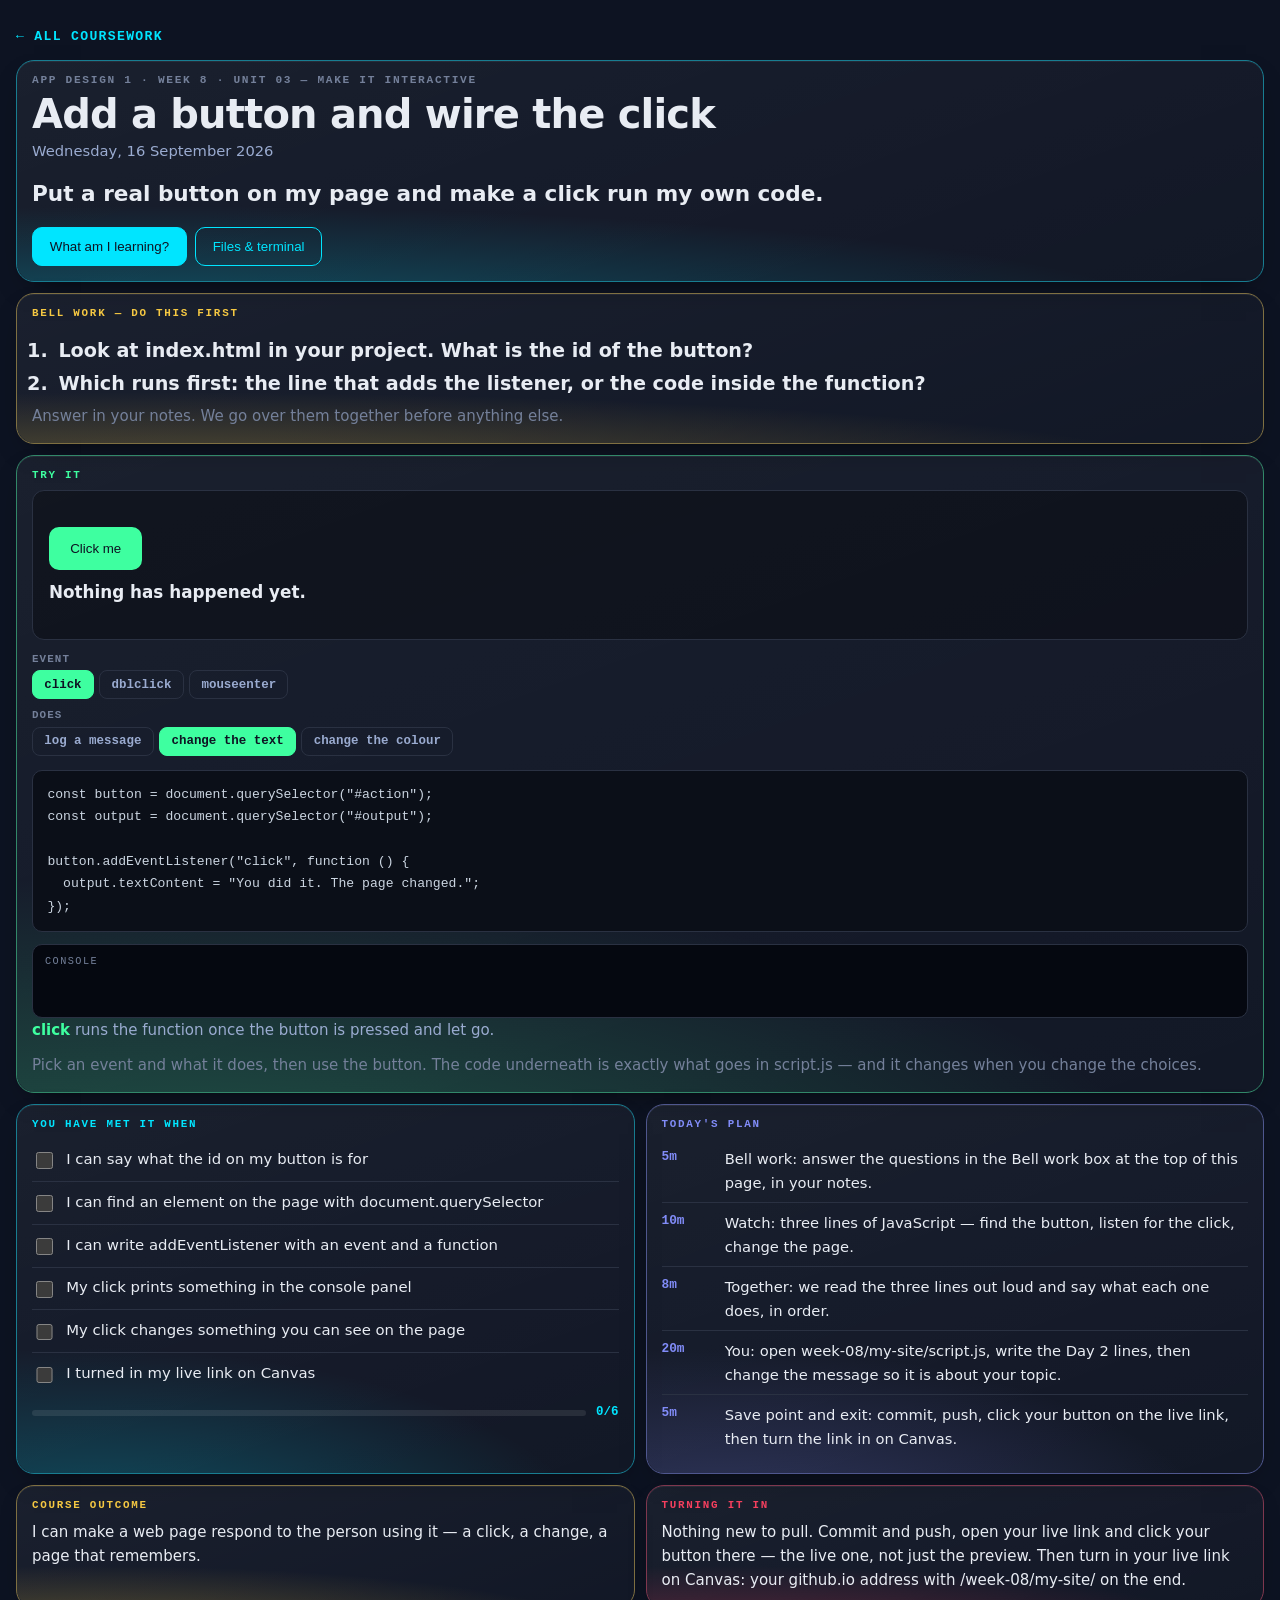
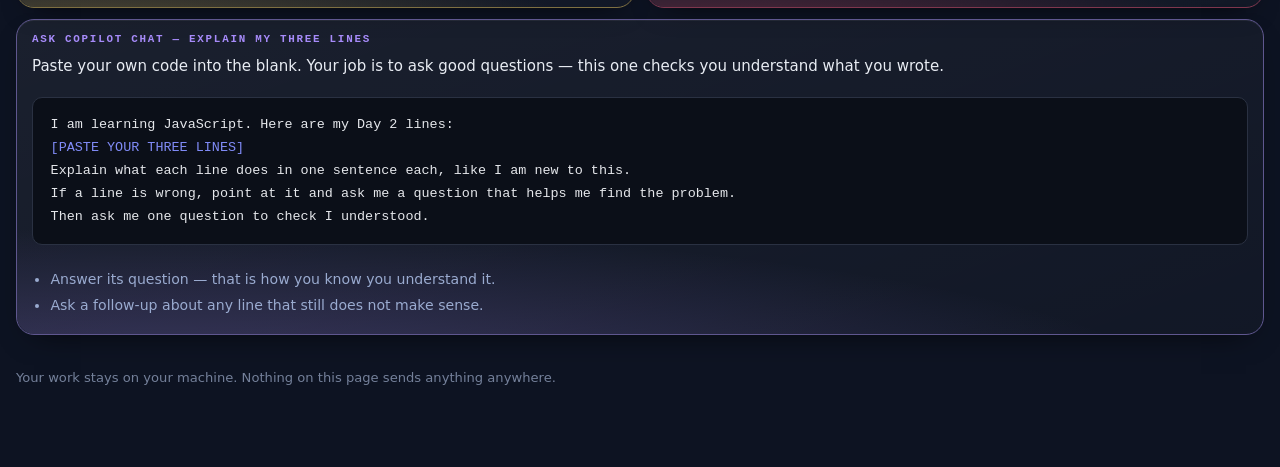
<file: week-08/day-2/index.html>
<!doctype html>
<html lang="en">
<head>
<meta charset="utf-8">
<meta name="viewport" content="width=device-width,initial-scale=1">
<title>Add a button and wire the click — App Design 1</title>
<meta name="color-scheme" content="dark">
<style>
:root{--acc:var(--ss-cyan,#00e5ff)}
*{box-sizing:border-box}
body{margin:0;background:var(--ss-void,#0d1322);color:var(--ss-bone,#e8ecf3);
  font:16px/1.6 var(--ss-body,"Inter",system-ui,sans-serif);padding:1.4rem 1rem 5rem}
.wrap{max-width:96rem;margin:0 auto}
a.back{display:inline-block;color:var(--acc);text-decoration:none;font:600 .82rem/1 var(--ss-mono,ui-monospace,monospace);
  letter-spacing:.1em;text-transform:uppercase;margin:0 0 1rem}

/* ── the grid: the dashboard's, verbatim in behaviour ───────────────────── */
.bento{display:grid;gap:11px;grid-template-columns:repeat(4,minmax(0,1fr));align-items:stretch}
.bento > *{grid-column:span 2}
.bento > .w1{grid-column:span 1}
.bento > .w4{grid-column:span 4}
/* Height-matching only helps when the tiles in a row are already close. On a phone
   two tiles share a row and one of them is a five-item plan — stretched, its short
   neighbour grew 729px of empty gradient. Ragged is correct at this size. */
@media (max-width:760px){.bento{grid-template-columns:repeat(6,minmax(0,1fr));gap:7px;align-items:start}
  .bento > *{grid-column:span 3} .bento > .w1{grid-column:span 3} .bento > .w4{grid-column:span 6}}
@media (min-width:1500px){.bento{grid-template-columns:repeat(8,minmax(0,1fr))}
  .bento > *{grid-column:span 2} .bento > .w1{grid-column:span 2} .bento > .w4{grid-column:span 8}
  /* the lab keeps six columns and the criteria ride alongside it, so the widest
     screen gains density rather than gaining empty space */
  .bento > .lab{grid-column:span 6} .bento > .lab + *{grid-column:span 2}
  /* The plan is five rows of prose next to two tiles of three lines each. Stretched
     into one row the short pair inflate into dead space, which looks worse than the
     raggedness it was fixing. So the plan takes a narrow column two rows tall and the
     other two stack beside it — the row fills, nothing is padded out to match. */
  .bento > .t-plan{grid-column:span 3;grid-row:span 2}
  .bento > .t-clo, .bento > .t-turn{grid-column:span 5}}

/* ── the tile ───────────────────────────────────────────────────────────── */
.tl{position:relative;overflow:hidden;border-radius:18px;padding:14px 15px 15px;display:flex;flex-direction:column;
  background:linear-gradient(160deg,rgba(255,255,255,.055),rgba(255,255,255,.02));
  border:1px solid color-mix(in srgb, var(--acc) 42%, var(--ss-border,#2a3142));
  box-shadow:0 1px 0 rgba(255,255,255,.06) inset,0 12px 30px -18px rgba(0,0,0,.9);
  transition:transform .16s var(--ss-ease,cubic-bezier(.2,.7,.3,1)),border-color .16s}
.tl::after{content:"";position:absolute;inset:0;pointer-events:none;border-radius:inherit;
  background:radial-gradient(125% 85% at 12% 122%, var(--acc) 0%, transparent 66%);opacity:.30}
.tl > *{position:relative;z-index:1}
.k{display:block;font:600 .68rem/1 var(--ss-mono,ui-monospace,monospace);letter-spacing:.16em;
  text-transform:uppercase;color:var(--acc);margin:0 0 .55rem}

/* hero */
.hero{--acc:var(--ss-cyan,#00e5ff)}
.hero .eyebrow{font:600 .7rem/1 var(--ss-mono,ui-monospace,monospace);letter-spacing:.15em;
  text-transform:uppercase;color:var(--ss-faint,#74809a)}
.hero h1{font-family:var(--ss-display,"Syne",system-ui,sans-serif);font-size:clamp(1.5rem,3.4vw,2.5rem);
  line-height:1.08;letter-spacing:-.02em;margin:.45rem 0 .2rem}
.hero .when{color:var(--ss-mist,#9aabd0);font-size:.92rem;margin:0 0 1rem}
.hero .slo{font-size:clamp(1.05rem,1.7vw,1.35rem);font-weight:600;line-height:1.42;margin:0;max-width:52rem}
.hero .row{display:flex;flex-wrap:wrap;gap:.5rem;margin-top:1.1rem}

button.b{cursor:pointer;font:600 .84rem/1 inherit;padding:.7rem 1.05rem;border-radius:10px;
  border:1px solid var(--acc);background:transparent;color:var(--acc);transition:background .15s,color .15s}
button.b:hover{background:var(--acc);color:var(--ss-void,#0d1322)}
button.b.solid{background:var(--acc);color:var(--ss-void,#0d1322)}
button.b.solid:hover{filter:brightness(1.12)}
a.b{display:inline-block;text-decoration:none}

/* success criteria */
.sc{list-style:none;margin:0;padding:0}
.sc li{border-bottom:1px solid var(--ss-border,#2a3142)}
.sc li:last-child{border-bottom:0}
.sc label{display:flex;gap:.65rem;align-items:flex-start;padding:.55rem 0;cursor:pointer;font-size:.93rem}
.sc input{margin-top:.28rem;width:1.05rem;height:1.05rem;accent-color:var(--acc);flex:none}
.sc input:checked + span{color:var(--ss-faint,#74809a);text-decoration:line-through}
.prog{display:flex;align-items:center;gap:.6rem;margin-top:.7rem}
.prog .bar{flex:1;height:6px;border-radius:99px;background:rgba(255,255,255,.09);overflow:hidden}
.prog .bar i{display:block;height:100%;width:0;background:var(--acc);transition:width .25s}
.prog b{font:700 .78rem/1 var(--ss-mono,ui-monospace,monospace);color:var(--acc)}

/* plan */
.plan{list-style:none;margin:0;padding:0}
.plan li{display:flex;gap:.75rem;padding:.5rem 0;border-bottom:1px solid var(--ss-border,#2a3142);font-size:.92rem}
.plan li:last-child{border-bottom:0}
.plan .m{flex:none;width:3.2rem;font:700 .8rem/1.55 var(--ss-mono,ui-monospace,monospace);color:var(--acc)}

/* generic tile text */
.tl p{margin:0 0 .7rem;font-size:.94rem}.tl p:last-child{margin:0}
.tl .big{font-size:1.02rem;line-height:1.5}

/* ── the lab ────────────────────────────────────────────────────────────── */
.lab{--acc:var(--ss-green,#3effa0)}
.lab .stage{background:rgba(0,0,0,.32);border:1px solid var(--ss-border,#2a3142);border-radius:12px;
  padding:16px;min-height:0;height:clamp(150px,20vh,190px);display:flex}
.lab .stage .fx{flex:1;display:flex;gap:10px;transition:all .28s var(--ss-ease,cubic-bezier(.2,.7,.3,1))}
.lab .box{background:color-mix(in srgb,var(--acc) 30%,transparent);border:1px solid var(--acc);
  border-radius:9px;padding:.7rem .9rem;font:700 .82rem/1.3 var(--ss-mono,ui-monospace,monospace);
  color:var(--ss-bone,#e8ecf3);display:grid;place-items:center;transition:all .28s}
.lab .box.b2{min-height:64px}.lab .box.b3{min-height:88px}
.ctrls{margin-top:.9rem;display:grid;gap:.7rem}
.ctrl .cn{font:600 .68rem/1 var(--ss-mono,ui-monospace,monospace);letter-spacing:.1em;text-transform:uppercase;
  color:var(--ss-faint,#74809a);margin-bottom:.35rem}
.seg{display:flex;flex-wrap:wrap;gap:.35rem}
.seg button{cursor:pointer;font:600 .78rem/1 var(--ss-mono,ui-monospace,monospace);padding:.45rem .7rem;
  border-radius:8px;border:1px solid var(--ss-border,#2a3142);background:transparent;color:var(--ss-mist,#9aabd0)}
.seg button[aria-pressed=true]{background:var(--acc);border-color:var(--acc);color:var(--ss-void,#0d1322)}
.readout{margin-top:.9rem;background:#0b0f18;border:1px solid var(--ss-border,#2a3142);border-radius:10px;
  padding:.8rem .9rem;font:.82rem/1.7 var(--ss-mono,ui-monospace,monospace);color:#cbd5e1;overflow-x:auto}
.readout .p{color:var(--ss-peri,#818cf8)}.readout .v{color:var(--ss-green,#3effa0)}
.axis{margin-top:.75rem;font-size:.87rem;color:var(--ss-mist,#9aabd0)}
.axis b{color:var(--acc)}
.slid{width:100%;accent-color:var(--acc)}

/* ── modal ──────────────────────────────────────────────────────────────── */
dialog{border:none;padding:0;background:transparent;max-width:min(46rem,94vw);width:100%}
dialog::backdrop{background:rgba(6,9,16,.74)}
.sheet{background:var(--ss-ink,#161d31);border:1px solid var(--ss-border,#2a3142);border-radius:18px;
  padding:1.4rem 1.5rem;color:var(--ss-bone,#e8ecf3);max-height:84vh;overflow:auto}
.sheet h3{font-family:var(--ss-display,"Syne",system-ui,sans-serif);font-size:1.25rem;margin:0 0 .8rem}
.sheet p{font-size:.98rem;margin:0 0 .9rem}
.sheet .x{position:sticky;top:0;float:right;cursor:pointer;background:transparent;border:1px solid var(--ss-border,#2a3142);
  color:var(--ss-mist,#9aabd0);border-radius:8px;font:600 .75rem/1 var(--ss-mono,ui-monospace,monospace);padding:.45rem .6rem}
.sheet img{width:100%;height:auto;border-radius:10px;border:1px solid var(--ss-border,#2a3142)}
pre.code{background:#0b0f18;border:1px solid var(--ss-border,#2a3142);border-radius:10px;padding:1rem 1.1rem;
  overflow-x:auto;font:.84rem/1.7 var(--ss-mono,ui-monospace,monospace);color:#e5e7eb;margin:.5rem 0;position:relative}
pre.code b{color:var(--ss-peri,#818cf8);font-weight:400}
.codewrap{position:relative}
.codewrap .cp{position:absolute;top:.55rem;right:.55rem;cursor:pointer;border:1px solid #3b4252;background:#1c2230;
  color:var(--ss-peri,#818cf8);font:600 .72rem/1 var(--ss-mono,ui-monospace,monospace);letter-spacing:.06em;
  text-transform:uppercase;padding:.42rem .65rem;border-radius:6px}
.codewrap .cp.ok{background:#064e3b;border-color:#10b981;color:#6ee7b7}
.files{list-style:none;margin:.5rem 0 0;padding:0}
.files li{padding:.5rem 0;border-top:1px solid var(--ss-border,#2a3142)}
.files a{color:var(--acc);font:600 .9rem/1.5 var(--ss-mono,ui-monospace,monospace);text-decoration:none}
.files span{display:block;color:var(--ss-faint,#74809a);font-size:.85rem;margin-top:.1rem}
.who{display:flex;gap:.7rem;flex-wrap:wrap;margin:0 0 .8rem}
.who label{flex:1 1 9rem;font:600 .7rem/1 var(--ss-mono,ui-monospace,monospace);letter-spacing:.08em;
  text-transform:uppercase;color:var(--ss-faint,#74809a)}
.who input{display:block;width:100%;margin-top:.35rem;padding:.55rem .65rem;font:inherit;color:var(--ss-bone,#e8ecf3);
  background:rgba(0,0,0,.3);border:1px solid var(--ss-border,#2a3142);border-radius:8px}
.who input:focus{outline:none;border-color:var(--acc)}
.hint{color:var(--ss-faint,#74809a);font-size:.85rem;margin:.6rem 0 0}
footer{max-width:96rem;margin:2rem auto 0;color:var(--ss-faint,#74809a);font-size:.82rem}

/* ── JavaScript labs ────────────────────────────────────────────────────────
   A JavaScript day has no box to push around; what it has is a console that talks back.
   So these labs carry a small console, styled like the real one, and every lab's readout
   is the exact code the student would type into script.js. */
.lab .jsrow{display:flex;flex-wrap:wrap;gap:.6rem;align-items:center;width:100%}
.lab .jsin{flex:1;min-width:10rem;padding:.65rem .8rem;border-radius:9px;border:1px solid var(--ss-border,#2a3142);
  background:rgba(0,0,0,.35);color:var(--ss-bone,#e8ecf3);font:.95rem var(--ss-mono,ui-monospace,monospace)}
.lab .jsin:focus{outline:none;border-color:var(--acc)}
.lab .demo{font:700 .95rem/1 inherit;background:var(--acc);color:#0d1322;border:2px solid var(--acc);
  border-radius:10px;padding:.75rem 1.2rem;cursor:pointer;transition:filter .15s,transform .1s}
.lab .demo:hover{filter:brightness(1.12)}.lab .demo:active{transform:translateY(2px)}
.lab .demo:focus-visible{outline:none;box-shadow:0 0 0 4px rgba(255,255,255,.35)}
.lab .val{font:700 clamp(1.3rem,3vw,2.1rem)/1.15 var(--ss-display,system-ui,sans-serif);color:var(--ss-bone,#e8ecf3)}
.lab .stage.col{flex-direction:column;align-items:flex-start;justify-content:center;gap:.8rem;height:auto;min-height:150px}
.devcon{margin-top:.8rem;background:#050810;border:1px solid var(--ss-border,#2a3142);border-radius:10px;
  min-height:4.6rem;max-height:9rem;overflow:auto;padding:.5rem .75rem;font:.8rem/1.6 var(--ss-mono,ui-monospace,monospace)}
.devcon .hd{color:var(--ss-faint,#74809a);font-size:.64rem;letter-spacing:.14em;text-transform:uppercase;margin-bottom:.25rem}
.devcon .ok{color:#e5e7eb}.devcon .ok::before{content:"› ";color:var(--ss-faint,#74809a)}
.devcon .err{color:#fca5a5;background:rgba(244,63,94,.12);border-radius:5px;padding:0 .35rem}

/* ── Bell work ──────────────────────────────────────────────────────────── */
.bellq{margin:.2rem 0 0;padding-left:1.4rem;font-size:clamp(1rem,1.5vw,1.2rem);font-weight:600;line-height:1.45}
.bellq li{margin:.35rem 0;padding-left:.25rem}

/* ── Ask Copilot Chat ───────────────────────────────────────────────────── */
.t-prompt pre.code{white-space:pre-wrap}
.t-prompt .rules{margin:.7rem 0 0;padding-left:1.15rem;font-size:.88rem;color:var(--ss-mist,#9aabd0)}
.t-prompt .rules li{margin:.2rem 0}
</style>
</head>
<body>
<div class="wrap">
  <a class="back" href="../../">&larr; All coursework</a>
  <div class="bento">
    <section class="tl hero w4">
      <div class="eyebrow">App Design 1 &middot; Week 8 &middot; Unit 03 — Make it interactive</div>
      <h1>Add a button and wire the click</h1>
      <p class="when">Wednesday, 16 September 2026</p>
      <p class="slo">Put a real button on my page and make a click run my own code.</p>
      <div class="row">
        <button class="b solid" data-open="m-read" type="button">What am I learning?</button>
        
        <button class="b" data-open="m-files" type="button">Files &amp; terminal</button>
      </div>
    </section>
    <section class="tl w4 t-bell" style="--acc:var(--ss-gold,#f5c842)">
      <span class="k">Bell work — do this first</span>
      <ol class="bellq"><li>Look at index.html in your project. What is the id of the button?</li><li>Which runs first: the line that adds the listener, or the code inside the function?</li></ol>
      <p class="hint">Answer in your notes. We go over them together before anything else.</p>
    </section>
    <section class="tl lab w4" id="lab" data-lab="click">
      <span class="k">Try it</span>
      <div class="stage col">
        <button class="demo" id="cbtn" type="button">Click me</button>
        <p class="val" id="ctext" style="font-size:1.05rem;margin:0">Nothing has happened yet.</p>
      </div>
      <div class="ctrls">
        <div class="ctrl"><div class="cn">event</div><div class="seg" data-prop="event">
      <button type="button" data-v="click" aria-pressed="true">click</button><button type="button" data-v="dblclick" aria-pressed="false">dblclick</button><button type="button" data-v="mouseenter" aria-pressed="false">mouseenter</button>
    </div></div>
        <div class="ctrl"><div class="cn">does</div><div class="seg" data-prop="does">
      <button type="button" data-v="log" aria-pressed="false">log a message</button><button type="button" data-v="text" aria-pressed="true">change the text</button><button type="button" data-v="colour" aria-pressed="false">change the colour</button>
    </div></div>
      </div>
      <div class="readout" id="ro"></div>
      <div class="devcon" id="cout"><div class="hd">Console</div></div>
      <p class="axis" id="axis"></p>
      <p class="hint">Pick an event and what it does, then use the button. The code underneath is exactly what goes in script.js — and it changes when you change the choices.</p>
    </section>
    <section class="tl">
      <span class="k">You have met it when</span>
      <ul class="sc"><li><label><input type="checkbox" data-sc="0"><span>I can say what the id on my button is for</span></label></li><li><label><input type="checkbox" data-sc="1"><span>I can find an element on the page with document.querySelector</span></label></li><li><label><input type="checkbox" data-sc="2"><span>I can write addEventListener with an event and a function</span></label></li><li><label><input type="checkbox" data-sc="3"><span>My click prints something in the console panel</span></label></li><li><label><input type="checkbox" data-sc="4"><span>My click changes something you can see on the page</span></label></li><li><label><input type="checkbox" data-sc="5"><span>I turned in my live link on Canvas</span></label></li></ul>
      <div class="prog"><div class="bar"><i id="scbar"></i></div><b id="scnum">0/6</b></div>
    </section>
    <section class="tl t-plan" style="--acc:var(--ss-peri,#818cf8)">
      <span class="k">Today's plan</span>
      <ul class="plan"><li><span class="m">5m</span><span>Bell work: answer the questions in the Bell work box at the top of this page, in your notes.</span></li><li><span class="m">10m</span><span>Watch: three lines of JavaScript — find the button, listen for the click, change the page.</span></li><li><span class="m">8m</span><span>Together: we read the three lines out loud and say what each one does, in order.</span></li><li><span class="m">20m</span><span>You: open week-08/my-site/script.js, write the Day 2 lines, then change the message so it is about your topic.</span></li><li><span class="m">5m</span><span>Save point and exit: commit, push, click your button on the live link, then turn the link in on Canvas.</span></li></ul>
    </section>
    <section class="tl t-clo" style="--acc:var(--ss-gold,#f5c842)">
      <span class="k">Course outcome</span><p>I can make a web page respond to the person using it — a click, a change, a page that remembers.</p>
    </section>
    <section class="tl t-turn" style="--acc:var(--ss-rose,#f43f5e)">
      <span class="k">Turning it in</span><p>Nothing new to pull. Commit and push, open your live link and click your button there — the live one, not just the preview. Then turn in your live link on Canvas: your github.io address with /week-08/my-site/ on the end.</p>
    </section>
    <section class="tl w4 t-prompt" style="--acc:var(--ss-violet,#a78bfa)">
      <span class="k">Ask Copilot Chat — explain my three lines</span>
      <p>Paste your own code into the blank. Your job is to ask good questions — this one checks you understand what you wrote.</p>
      <div class="codewrap"><button class="cp" type="button">Copy</button><pre class="code">I am learning JavaScript. Here are my Day 2 lines:
<b>[PASTE YOUR THREE LINES]</b>
Explain what each line does in one sentence each, like I am new to this.
If a line is wrong, point at it and ask me a question that helps me find the problem.
Then ask me one question to check I understood.</pre></div>
      <ul class="rules"><li>Answer its question — that is how you know you understand it.</li><li>Ask a follow-up about any line that still does not make sense.</li></ul>
    </section>
  </div>
  <footer>Your work stays on your machine. Nothing on this page sends anything anywhere.</footer>
</div>

  <dialog id="m-read"><div class="sheet"><button class="x" data-close type="button">Close</button>
    <h3>What am I learning?</h3><p>Three lines today, and they are the three lines behind nearly every button on the internet.</p><p>The first finds the button. Every element can have an id, and document.querySelector(&quot;#action&quot;) means “find the thing whose id is action.” The # is what says id — leave it off and JavaScript finds nothing.</p><p>The second listens. addEventListener(&quot;click&quot;, function () { … }) means “when this is clicked, run the code inside the curly brackets.” Here is the part that surprises people: that code does not run when the page loads. It sits there waiting. It only runs when the click actually happens.</p><p>The third changes what you see. textContent is the words inside an element, and setting it swaps them for new ones. That is the moment your page responds to a person.</p></div></dialog>

  

  <dialog id="m-files"><div class="sheet"><button class="x" data-close type="button">Close</button>
    <h3>Files &amp; terminal</h3>
    <p>Everything for this week is already in your week folder.</p>

    <h3 style="margin-top:1.3rem">Get the whole week — once</h3>
    <p>The whole week comes down in one go — all four days and the project you build in. Run this once, on Tuesday, in the terminal at the bottom of your Codespace.</p>
    <div class="codewrap"><button class="cp" type="button">Copy</button><pre class="code"><b># the whole week in one go — do this once</b>
npx degit coltonsharp-dev/ALA2627-ASD-Coursework/week-08 week-08
cd week-08/my-site
python -m http.server 8000</pre></div>
    <p>Wednesday to Friday there is nothing to pull. Your project is already in week-08/my-site — open it, start the preview with the last line, and keep going.</p>
    <p class="hint">Terminal not co-operating? The Week 8 page has a Download button for the same project. Use it and keep going — do not lose a period to a command.</p>
  </div></dialog>
<script>
var NL = String.fromCharCode(10);
var RC = null;

/* modals */
document.querySelectorAll("[data-open]").forEach(function(b){
  b.addEventListener("click", function(){
    var d = document.getElementById(b.getAttribute("data-open"));
    if (d && d.showModal) d.showModal();
  });
});
document.querySelectorAll("[data-close]").forEach(function(b){
  b.addEventListener("click", function(){ b.closest("dialog").close(); });
});
document.querySelectorAll("dialog").forEach(function(d){
  d.addEventListener("click", function(e){ if (e.target === d) d.close(); });
});

/* success criteria progress */
var scBoxes = [].slice.call(document.querySelectorAll("input[data-sc]"));
var scBar = document.getElementById("scbar"), scNum = document.getElementById("scnum");
function scSync(){
  var n = scBoxes.filter(function(b){ return b.checked; }).length;
  if (scBar) scBar.style.width = (scBoxes.length ? (n / scBoxes.length) * 100 : 0) + "%";
  if (scNum) scNum.textContent = n + "/" + scBoxes.length;
}
scBoxes.forEach(function(b){ b.addEventListener("change", scSync); });
scSync();

/* copy buttons */
document.querySelectorAll(".codewrap .cp").forEach(function(b){
  b.addEventListener("click", function(){
    var t = b.parentElement.querySelector("pre").innerText;
    function done(){ b.textContent = "Copied"; b.classList.add("ok");
      setTimeout(function(){ b.textContent = "Copy"; b.classList.remove("ok"); }, 1600); }
    function fb(){ var r = document.createRange(); r.selectNodeContents(b.parentElement.querySelector("pre"));
      var s = getSelection(); s.removeAllRanges(); s.addRange(r); b.textContent = "Press Ctrl+C";
      setTimeout(function(){ b.textContent = "Copy"; }, 2200); }
    if (navigator.clipboard) navigator.clipboard.writeText(t).then(done, fb); else fb();
  });
});

/* ---- labs ---- */
var fx = document.getElementById("fx"), ro = document.getElementById("ro"), axis = document.getElementById("axis");
var state = {};
function segWire(onChange){
  document.querySelectorAll(".seg").forEach(function(seg){
    var prop = seg.getAttribute("data-prop");
    var pressed = seg.querySelector("[aria-pressed=true]");
    state[prop] = pressed ? pressed.getAttribute("data-v") : null;
    seg.querySelectorAll("button").forEach(function(btn){
      btn.addEventListener("click", function(){
        seg.querySelectorAll("button").forEach(function(o){ o.setAttribute("aria-pressed", "false"); });
        btn.setAttribute("aria-pressed", "true");
        state[prop] = btn.getAttribute("data-v");
        onChange();
      });
    });
  });
  onChange();
}
function css(rules){
  return rules.map(function(r){
    return '<span class="p">' + r[0] + '</span>: <span class="v">' + r[1] + '</span>;';
  }).join("<br>");
}

if (fx && document.querySelector('.seg[data-prop="flex-direction"]')) {
  segWire(function(){
    fx.style.flexDirection  = state["flex-direction"];
    fx.style.justifyContent = state["justify-content"];
    fx.style.alignItems     = state["align-items"];
    ro.innerHTML = ".cards {<br>&nbsp;&nbsp;" + css([
      ["display","flex"],["flex-direction",state["flex-direction"]],
      ["justify-content",state["justify-content"]],["align-items",state["align-items"]]
    ]).split("<br>").join("<br>&nbsp;&nbsp;") + "<br>}";
    var col = state["flex-direction"] === "column";
    axis.innerHTML = col
      ? "Direction is <b>column</b>, so the main axis runs <b>down</b>. justify-content is now moving things <b>vertically</b> and align-items is moving them <b>across</b>. They swapped."
      : "Direction is <b>row</b>, so the main axis runs <b>across</b>. justify-content moves things <b>horizontally</b>, align-items moves them <b>vertically</b>.";
  });
}

if (fx && document.querySelector('.seg[data-prop="tool"]')) {
  var b1 = document.getElementById("sb1"), b2 = document.getElementById("sb2"), b3 = document.getElementById("sb3");
  segWire(function(){
    var n = state["size"] + "px", tool = state["tool"];
    fx.style.gap = tool === "gap" ? n : "0px";
    [b1,b2,b3].forEach(function(b){
      b.style.padding = tool === "padding" ? n : "0.7rem 0.9rem";
      b.style.margin  = tool === "margin"  ? n : "0px";
    });
    ro.innerHTML = tool === "gap"
      ? ".cards {<br>&nbsp;&nbsp;" + css([["display","flex"],["gap",n]]).split("<br>").join("<br>&nbsp;&nbsp;") + "<br>}"
      : ".card {<br>&nbsp;&nbsp;" + css([[tool,n]]) + "<br>}";
    axis.innerHTML = tool === "gap"
      ? "<b>gap</b> sits between the boxes and adds nothing to the outside edges. It only works because the parent is a flex container."
      : tool === "padding"
        ? "<b>padding</b> is inside each box, so the boxes grow. The space between them has not changed."
        : "<b>margin</b> is outside each box, so it pushes the neighbours away &mdash; and it also pushes against the container edge, which gap does not.";
  });
}

if (document.getElementById("dbtn")) {
  var ro2 = document.getElementById("ro");
  ro2.innerHTML = ".btn:hover&nbsp;&nbsp;&nbsp;&nbsp;{ " + '<span class="p">filter</span>: <span class="v">brightness(1.15)</span>;' + " }<br>" +
    ".btn:focus-visible { " + '<span class="p">box-shadow</span>: <span class="v">0 0 0 4px</span>;' + " }<br>" +
    ".btn:active&nbsp;&nbsp;&nbsp;{ " + '<span class="p">transform</span>: <span class="v">translateY(2px)</span>;' + " }";
}

/* ---- JavaScript labs ---- */
function escH(t){ return String(t).split("&").join("&amp;").split("<").join("&lt;").split(">").join("&gt;"); }
var cout = document.getElementById("cout");
function logLine(text, bad){
  if (!cout) return;
  var row = document.createElement("div"); row.className = bad ? "err" : "ok"; row.textContent = text;
  cout.appendChild(row); cout.scrollTop = cout.scrollHeight;
}

if (document.querySelector('[data-lab="console"]')) {
  var cin = document.getElementById("cin");
  var cline = function(){
    var msg = cin.value;
    return state["quotes"] === "forgot" ? "console.log(" + msg + ");" : 'console.log("' + msg + '");';
  };
  segWire(function(){ ro.innerHTML = '<span class="p">// script.js</span><br>' + escH(cline()); });
  cin.addEventListener("input", function(){ ro.innerHTML = '<span class="p">// script.js</span><br>' + escH(cline()); });
  document.getElementById("crun").addEventListener("click", function(){
    var msg = cin.value;
    if (state["quotes"] === "forgot") {
      /* the real browser error, not a made-up one: one word is a name nobody defined;
         several words are not even valid code, so the browser stops before running it */
      var parts = msg.trim().split(" ").filter(function(w){ return w.length; });
      if (parts.length > 1) {
        logLine("Uncaught SyntaxError: missing ) after argument list", true);
        axis.innerHTML = "Red. Without quotes, JavaScript reads <b>" + escH(parts[0]) + " " + escH(parts[1]) + "</b> as code, and that is not valid code &mdash; so nothing in the file runs. Quotes mean <b>this is text</b>.";
      } else {
        var word = parts[0] || "message";
        logLine("Uncaught ReferenceError: " + word + " is not defined", true);
        axis.innerHTML = "Red. Without quotes JavaScript thinks <b>" + escH(word) + "</b> is the name of something, and nothing has that name. Quotes mean <b>this is text</b>.";
      }
    } else {
      logLine(msg, false);
      axis.innerHTML = "It printed. That is JavaScript talking back to you &mdash; every day this week starts here.";
    }
  });
}

if (document.querySelector('[data-lab="click"]')) {
  var kb = document.getElementById("cbtn"), kt = document.getElementById("ctext");
  var kcol = ["#3effa0", "#f5c842", "#818cf8", "#f43f5e"], kci = 0, kev = null;
  var kdo = function(){
    var d = state["does"];
    if (d === "log") logLine("The button was used (" + state["event"] + ")", false);
    if (d === "text") kt.textContent = "You did it. The page changed.";
    if (d === "colour") { kci = (kci + 1) % kcol.length; kb.style.background = kcol[kci]; kb.style.borderColor = kcol[kci]; }
  };
  segWire(function(){
    if (kev) kb.removeEventListener(kev, kdo);
    kev = state["event"]; kb.addEventListener(kev, kdo);
    kt.textContent = "Nothing has happened yet."; kb.style.background = ""; kb.style.borderColor = "";
    var inner = state["does"] === "log" ? 'console.log("The button was used");'
      : state["does"] === "text" ? 'output.textContent = "You did it. The page changed.";'
      : 'button.style.background = "gold";';
    var lines = ['const button = document.querySelector("#action");'];
    if (state["does"] === "text") lines.push('const output = document.querySelector("#output");');
    lines.push("");
    lines.push('button.addEventListener("' + kev + '", function () {');
    ro.innerHTML = lines.map(escH).join("<br>") + "<br>&nbsp;&nbsp;" + escH(inner) + "<br>" + escH("});");
    axis.innerHTML = kev === "click" ? "<b>click</b> runs the function once the button is pressed and let go."
      : kev === "dblclick" ? "<b>dblclick</b> needs two quick clicks. Try one click &mdash; nothing happens now."
      : "<b>mouseenter</b> runs the moment the pointer arrives. No click at all.";
  });
}

if (document.querySelector('[data-lab="state"]')) {
  var sb = document.getElementById("sbtn"), sv = document.getElementById("sval");
  var count = 0, isOn = false, spot = 0, msgs = ["Go team!", "Practice starts at 3", "Big game Friday"];
  var sdraw = function(){
    var f = state["feature"], code = [];
    if (f === "counter") { sv.textContent = String(count); sb.textContent = "Add one";
      code = ["let count = " + count + ";", "", "function addOne() {", "  count = count + 1;", "  output.textContent = count;", "}", "", 'button.addEventListener("click", addOne);']; }
    if (f === "toggle") { sv.textContent = isOn ? "ON" : "OFF"; sb.textContent = "Switch";
      code = ["let isOn = " + isOn + ";", "", "function flip() {", "  isOn = !isOn;", '  output.textContent = isOn ? "ON" : "OFF";', "}", "", 'button.addEventListener("click", flip);']; }
    if (f === "messages") { sv.textContent = msgs[spot]; sb.textContent = "Next";
      code = ['let messages = ["Go team!", "Practice starts at 3", "Big game Friday"];', "let spot = " + spot + ";", "", "function next() {", "  spot = (spot + 1) % messages.length;", "  output.textContent = messages[spot];", "}", "", 'button.addEventListener("click", next);']; }
    ro.innerHTML = code.map(function(l){ return escH(l).split("  ").join("&nbsp;&nbsp;"); }).join("<br>");
  };
  sb.addEventListener("click", function(){
    var f = state["feature"];
    if (f === "counter") count = count + 1;
    if (f === "toggle") isOn = !isOn;
    if (f === "messages") spot = (spot + 1) % msgs.length;
    sdraw();
    axis.innerHTML = "Look at the first line: the value changed. <b>That is a variable</b> &mdash; the page remembering something between clicks.";
  });
  segWire(sdraw);
}

/* receipt */
var rcGo = document.getElementById("rc-go");
if (rcGo) rcGo.addEventListener("click", function(){
  var name = (document.getElementById("rc-name").value || "").trim();
  var period = (document.getElementById("rc-period").value || "").trim();
  var msg = document.getElementById("rc-msg");
  if (!name) { msg.textContent = "Put your name in first — the receipt is no use without it."; return; }
  var boxes = [].slice.call(document.querySelectorAll("input[data-rc]"));
  var items = boxes.map(function(b){
    return { done: b.checked, text: b.parentElement.querySelector("span").textContent.trim() };
  });
  var doneN = items.filter(function(i){ return i.done; }).length;
  var L = [];
  L.push("RECEIPT — " + RC.course);
  L.push(RC.title);
  L.push("Week " + RC.week + " · Day " + RC.day + " · " + RC.date);
  L.push("");
  L.push("Name:      " + name);
  L.push("Period:    " + (period || "not given"));
  L.push("Finished:  " + new Date().toLocaleString());
  L.push("Completed: " + doneN + " of " + items.length);
  L.push("");
  L.push("WHAT I DID");
  items.forEach(function(i, n){ L.push("  [" + (i.done ? "x" : " ") + "] " + (n + 1) + ". " + i.text); });
  L.push("");
  var basis = name + "|" + period + "|" + RC.day + "|" + items.map(function(i){ return i.done ? 1 : 0; }).join("");
  var h = 0; for (var k = 0; k < basis.length; k++) { h = ((h << 5) - h + basis.charCodeAt(k)) | 0; }
  L.push("check: " + (h >>> 0).toString(36).toUpperCase());
  L.push("(If this line is edited it will not match the answers above.)");
  var a = document.createElement("a");
  a.href = URL.createObjectURL(new Blob([L.join(NL)], { type: "text/plain" }));
  a.download = RC.file + "-" + name.toLowerCase().replace(/[^a-z0-9]+/g, "-").replace(/^-|-$/g, "") + ".txt";
  document.body.appendChild(a); a.click(); a.remove();
  msg.textContent = "Downloaded. Upload that file to the assignment.";
});
</script>
</body>
</html>
</file>
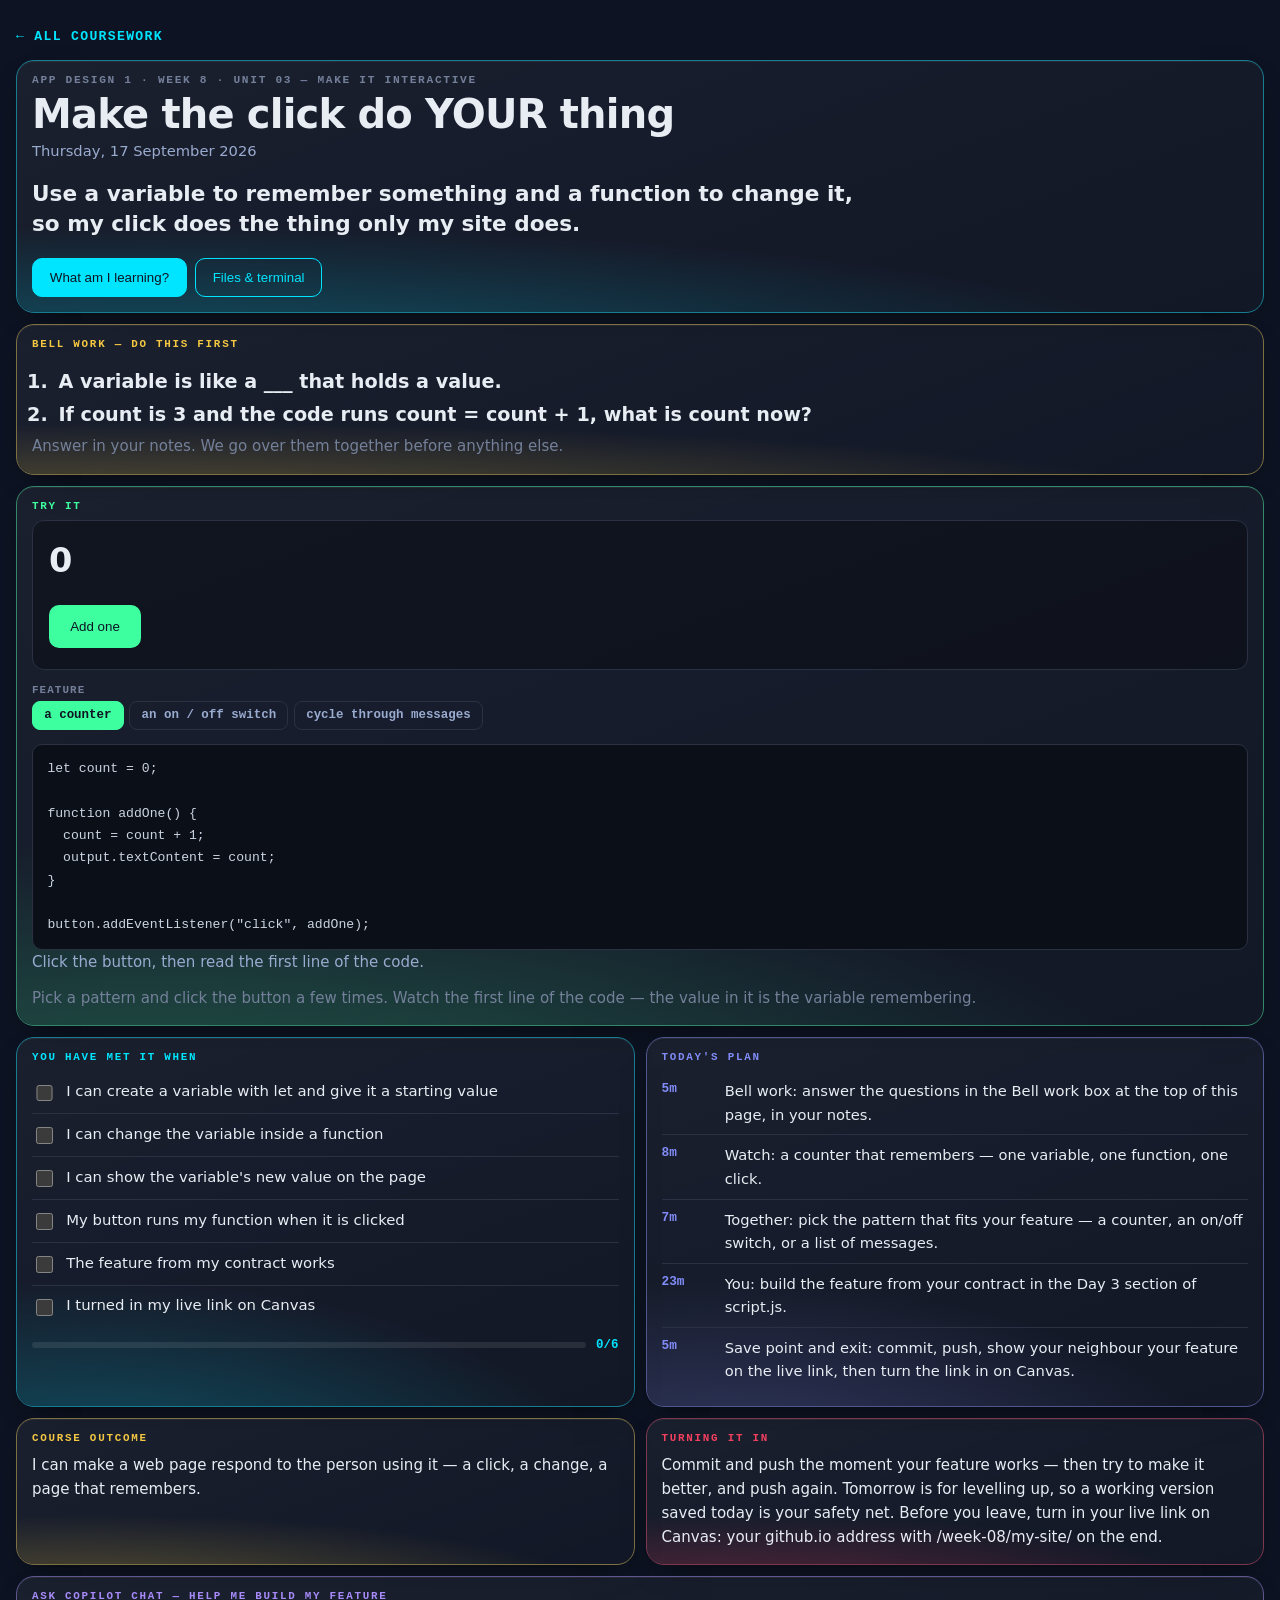
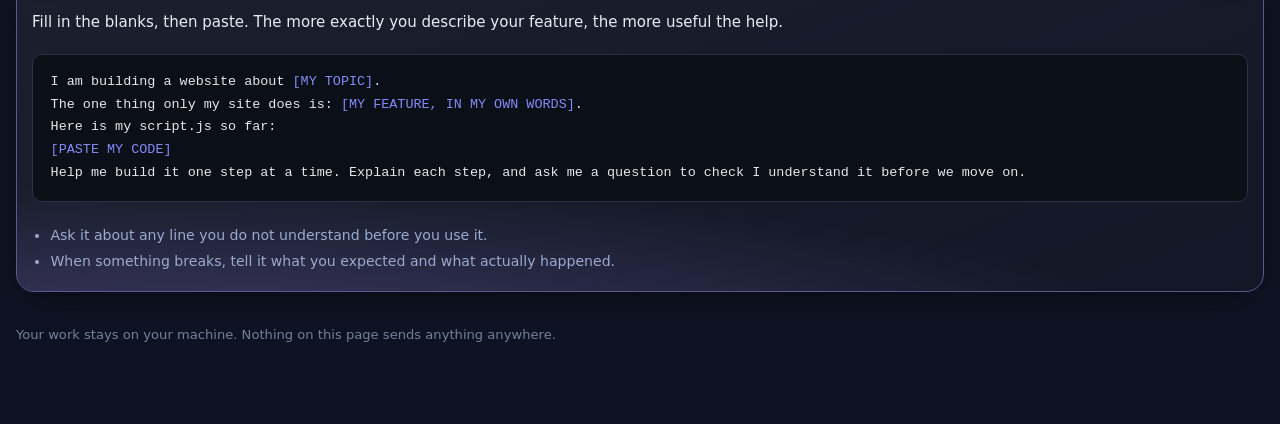
<file: week-08/day-3/index.html>
<!doctype html>
<html lang="en">
<head>
<meta charset="utf-8">
<meta name="viewport" content="width=device-width,initial-scale=1">
<title>Make the click do YOUR thing — App Design 1</title>
<meta name="color-scheme" content="dark">
<style>
:root{--acc:var(--ss-cyan,#00e5ff)}
*{box-sizing:border-box}
body{margin:0;background:var(--ss-void,#0d1322);color:var(--ss-bone,#e8ecf3);
  font:16px/1.6 var(--ss-body,"Inter",system-ui,sans-serif);padding:1.4rem 1rem 5rem}
.wrap{max-width:96rem;margin:0 auto}
a.back{display:inline-block;color:var(--acc);text-decoration:none;font:600 .82rem/1 var(--ss-mono,ui-monospace,monospace);
  letter-spacing:.1em;text-transform:uppercase;margin:0 0 1rem}

/* ── the grid: the dashboard's, verbatim in behaviour ───────────────────── */
.bento{display:grid;gap:11px;grid-template-columns:repeat(4,minmax(0,1fr));align-items:stretch}
.bento > *{grid-column:span 2}
.bento > .w1{grid-column:span 1}
.bento > .w4{grid-column:span 4}
/* Height-matching only helps when the tiles in a row are already close. On a phone
   two tiles share a row and one of them is a five-item plan — stretched, its short
   neighbour grew 729px of empty gradient. Ragged is correct at this size. */
@media (max-width:760px){.bento{grid-template-columns:repeat(6,minmax(0,1fr));gap:7px;align-items:start}
  .bento > *{grid-column:span 3} .bento > .w1{grid-column:span 3} .bento > .w4{grid-column:span 6}}
@media (min-width:1500px){.bento{grid-template-columns:repeat(8,minmax(0,1fr))}
  .bento > *{grid-column:span 2} .bento > .w1{grid-column:span 2} .bento > .w4{grid-column:span 8}
  /* the lab keeps six columns and the criteria ride alongside it, so the widest
     screen gains density rather than gaining empty space */
  .bento > .lab{grid-column:span 6} .bento > .lab + *{grid-column:span 2}
  /* The plan is five rows of prose next to two tiles of three lines each. Stretched
     into one row the short pair inflate into dead space, which looks worse than the
     raggedness it was fixing. So the plan takes a narrow column two rows tall and the
     other two stack beside it — the row fills, nothing is padded out to match. */
  .bento > .t-plan{grid-column:span 3;grid-row:span 2}
  .bento > .t-clo, .bento > .t-turn{grid-column:span 5}}

/* ── the tile ───────────────────────────────────────────────────────────── */
.tl{position:relative;overflow:hidden;border-radius:18px;padding:14px 15px 15px;display:flex;flex-direction:column;
  background:linear-gradient(160deg,rgba(255,255,255,.055),rgba(255,255,255,.02));
  border:1px solid color-mix(in srgb, var(--acc) 42%, var(--ss-border,#2a3142));
  box-shadow:0 1px 0 rgba(255,255,255,.06) inset,0 12px 30px -18px rgba(0,0,0,.9);
  transition:transform .16s var(--ss-ease,cubic-bezier(.2,.7,.3,1)),border-color .16s}
.tl::after{content:"";position:absolute;inset:0;pointer-events:none;border-radius:inherit;
  background:radial-gradient(125% 85% at 12% 122%, var(--acc) 0%, transparent 66%);opacity:.30}
.tl > *{position:relative;z-index:1}
.k{display:block;font:600 .68rem/1 var(--ss-mono,ui-monospace,monospace);letter-spacing:.16em;
  text-transform:uppercase;color:var(--acc);margin:0 0 .55rem}

/* hero */
.hero{--acc:var(--ss-cyan,#00e5ff)}
.hero .eyebrow{font:600 .7rem/1 var(--ss-mono,ui-monospace,monospace);letter-spacing:.15em;
  text-transform:uppercase;color:var(--ss-faint,#74809a)}
.hero h1{font-family:var(--ss-display,"Syne",system-ui,sans-serif);font-size:clamp(1.5rem,3.4vw,2.5rem);
  line-height:1.08;letter-spacing:-.02em;margin:.45rem 0 .2rem}
.hero .when{color:var(--ss-mist,#9aabd0);font-size:.92rem;margin:0 0 1rem}
.hero .slo{font-size:clamp(1.05rem,1.7vw,1.35rem);font-weight:600;line-height:1.42;margin:0;max-width:52rem}
.hero .row{display:flex;flex-wrap:wrap;gap:.5rem;margin-top:1.1rem}

button.b{cursor:pointer;font:600 .84rem/1 inherit;padding:.7rem 1.05rem;border-radius:10px;
  border:1px solid var(--acc);background:transparent;color:var(--acc);transition:background .15s,color .15s}
button.b:hover{background:var(--acc);color:var(--ss-void,#0d1322)}
button.b.solid{background:var(--acc);color:var(--ss-void,#0d1322)}
button.b.solid:hover{filter:brightness(1.12)}
a.b{display:inline-block;text-decoration:none}

/* success criteria */
.sc{list-style:none;margin:0;padding:0}
.sc li{border-bottom:1px solid var(--ss-border,#2a3142)}
.sc li:last-child{border-bottom:0}
.sc label{display:flex;gap:.65rem;align-items:flex-start;padding:.55rem 0;cursor:pointer;font-size:.93rem}
.sc input{margin-top:.28rem;width:1.05rem;height:1.05rem;accent-color:var(--acc);flex:none}
.sc input:checked + span{color:var(--ss-faint,#74809a);text-decoration:line-through}
.prog{display:flex;align-items:center;gap:.6rem;margin-top:.7rem}
.prog .bar{flex:1;height:6px;border-radius:99px;background:rgba(255,255,255,.09);overflow:hidden}
.prog .bar i{display:block;height:100%;width:0;background:var(--acc);transition:width .25s}
.prog b{font:700 .78rem/1 var(--ss-mono,ui-monospace,monospace);color:var(--acc)}

/* plan */
.plan{list-style:none;margin:0;padding:0}
.plan li{display:flex;gap:.75rem;padding:.5rem 0;border-bottom:1px solid var(--ss-border,#2a3142);font-size:.92rem}
.plan li:last-child{border-bottom:0}
.plan .m{flex:none;width:3.2rem;font:700 .8rem/1.55 var(--ss-mono,ui-monospace,monospace);color:var(--acc)}

/* generic tile text */
.tl p{margin:0 0 .7rem;font-size:.94rem}.tl p:last-child{margin:0}
.tl .big{font-size:1.02rem;line-height:1.5}

/* ── the lab ────────────────────────────────────────────────────────────── */
.lab{--acc:var(--ss-green,#3effa0)}
.lab .stage{background:rgba(0,0,0,.32);border:1px solid var(--ss-border,#2a3142);border-radius:12px;
  padding:16px;min-height:0;height:clamp(150px,20vh,190px);display:flex}
.lab .stage .fx{flex:1;display:flex;gap:10px;transition:all .28s var(--ss-ease,cubic-bezier(.2,.7,.3,1))}
.lab .box{background:color-mix(in srgb,var(--acc) 30%,transparent);border:1px solid var(--acc);
  border-radius:9px;padding:.7rem .9rem;font:700 .82rem/1.3 var(--ss-mono,ui-monospace,monospace);
  color:var(--ss-bone,#e8ecf3);display:grid;place-items:center;transition:all .28s}
.lab .box.b2{min-height:64px}.lab .box.b3{min-height:88px}
.ctrls{margin-top:.9rem;display:grid;gap:.7rem}
.ctrl .cn{font:600 .68rem/1 var(--ss-mono,ui-monospace,monospace);letter-spacing:.1em;text-transform:uppercase;
  color:var(--ss-faint,#74809a);margin-bottom:.35rem}
.seg{display:flex;flex-wrap:wrap;gap:.35rem}
.seg button{cursor:pointer;font:600 .78rem/1 var(--ss-mono,ui-monospace,monospace);padding:.45rem .7rem;
  border-radius:8px;border:1px solid var(--ss-border,#2a3142);background:transparent;color:var(--ss-mist,#9aabd0)}
.seg button[aria-pressed=true]{background:var(--acc);border-color:var(--acc);color:var(--ss-void,#0d1322)}
.readout{margin-top:.9rem;background:#0b0f18;border:1px solid var(--ss-border,#2a3142);border-radius:10px;
  padding:.8rem .9rem;font:.82rem/1.7 var(--ss-mono,ui-monospace,monospace);color:#cbd5e1;overflow-x:auto}
.readout .p{color:var(--ss-peri,#818cf8)}.readout .v{color:var(--ss-green,#3effa0)}
.axis{margin-top:.75rem;font-size:.87rem;color:var(--ss-mist,#9aabd0)}
.axis b{color:var(--acc)}
.slid{width:100%;accent-color:var(--acc)}

/* ── modal ──────────────────────────────────────────────────────────────── */
dialog{border:none;padding:0;background:transparent;max-width:min(46rem,94vw);width:100%}
dialog::backdrop{background:rgba(6,9,16,.74)}
.sheet{background:var(--ss-ink,#161d31);border:1px solid var(--ss-border,#2a3142);border-radius:18px;
  padding:1.4rem 1.5rem;color:var(--ss-bone,#e8ecf3);max-height:84vh;overflow:auto}
.sheet h3{font-family:var(--ss-display,"Syne",system-ui,sans-serif);font-size:1.25rem;margin:0 0 .8rem}
.sheet p{font-size:.98rem;margin:0 0 .9rem}
.sheet .x{position:sticky;top:0;float:right;cursor:pointer;background:transparent;border:1px solid var(--ss-border,#2a3142);
  color:var(--ss-mist,#9aabd0);border-radius:8px;font:600 .75rem/1 var(--ss-mono,ui-monospace,monospace);padding:.45rem .6rem}
.sheet img{width:100%;height:auto;border-radius:10px;border:1px solid var(--ss-border,#2a3142)}
pre.code{background:#0b0f18;border:1px solid var(--ss-border,#2a3142);border-radius:10px;padding:1rem 1.1rem;
  overflow-x:auto;font:.84rem/1.7 var(--ss-mono,ui-monospace,monospace);color:#e5e7eb;margin:.5rem 0;position:relative}
pre.code b{color:var(--ss-peri,#818cf8);font-weight:400}
.codewrap{position:relative}
.codewrap .cp{position:absolute;top:.55rem;right:.55rem;cursor:pointer;border:1px solid #3b4252;background:#1c2230;
  color:var(--ss-peri,#818cf8);font:600 .72rem/1 var(--ss-mono,ui-monospace,monospace);letter-spacing:.06em;
  text-transform:uppercase;padding:.42rem .65rem;border-radius:6px}
.codewrap .cp.ok{background:#064e3b;border-color:#10b981;color:#6ee7b7}
.files{list-style:none;margin:.5rem 0 0;padding:0}
.files li{padding:.5rem 0;border-top:1px solid var(--ss-border,#2a3142)}
.files a{color:var(--acc);font:600 .9rem/1.5 var(--ss-mono,ui-monospace,monospace);text-decoration:none}
.files span{display:block;color:var(--ss-faint,#74809a);font-size:.85rem;margin-top:.1rem}
.who{display:flex;gap:.7rem;flex-wrap:wrap;margin:0 0 .8rem}
.who label{flex:1 1 9rem;font:600 .7rem/1 var(--ss-mono,ui-monospace,monospace);letter-spacing:.08em;
  text-transform:uppercase;color:var(--ss-faint,#74809a)}
.who input{display:block;width:100%;margin-top:.35rem;padding:.55rem .65rem;font:inherit;color:var(--ss-bone,#e8ecf3);
  background:rgba(0,0,0,.3);border:1px solid var(--ss-border,#2a3142);border-radius:8px}
.who input:focus{outline:none;border-color:var(--acc)}
.hint{color:var(--ss-faint,#74809a);font-size:.85rem;margin:.6rem 0 0}
footer{max-width:96rem;margin:2rem auto 0;color:var(--ss-faint,#74809a);font-size:.82rem}

/* ── JavaScript labs ────────────────────────────────────────────────────────
   A JavaScript day has no box to push around; what it has is a console that talks back.
   So these labs carry a small console, styled like the real one, and every lab's readout
   is the exact code the student would type into script.js. */
.lab .jsrow{display:flex;flex-wrap:wrap;gap:.6rem;align-items:center;width:100%}
.lab .jsin{flex:1;min-width:10rem;padding:.65rem .8rem;border-radius:9px;border:1px solid var(--ss-border,#2a3142);
  background:rgba(0,0,0,.35);color:var(--ss-bone,#e8ecf3);font:.95rem var(--ss-mono,ui-monospace,monospace)}
.lab .jsin:focus{outline:none;border-color:var(--acc)}
.lab .demo{font:700 .95rem/1 inherit;background:var(--acc);color:#0d1322;border:2px solid var(--acc);
  border-radius:10px;padding:.75rem 1.2rem;cursor:pointer;transition:filter .15s,transform .1s}
.lab .demo:hover{filter:brightness(1.12)}.lab .demo:active{transform:translateY(2px)}
.lab .demo:focus-visible{outline:none;box-shadow:0 0 0 4px rgba(255,255,255,.35)}
.lab .val{font:700 clamp(1.3rem,3vw,2.1rem)/1.15 var(--ss-display,system-ui,sans-serif);color:var(--ss-bone,#e8ecf3)}
.lab .stage.col{flex-direction:column;align-items:flex-start;justify-content:center;gap:.8rem;height:auto;min-height:150px}
.devcon{margin-top:.8rem;background:#050810;border:1px solid var(--ss-border,#2a3142);border-radius:10px;
  min-height:4.6rem;max-height:9rem;overflow:auto;padding:.5rem .75rem;font:.8rem/1.6 var(--ss-mono,ui-monospace,monospace)}
.devcon .hd{color:var(--ss-faint,#74809a);font-size:.64rem;letter-spacing:.14em;text-transform:uppercase;margin-bottom:.25rem}
.devcon .ok{color:#e5e7eb}.devcon .ok::before{content:"› ";color:var(--ss-faint,#74809a)}
.devcon .err{color:#fca5a5;background:rgba(244,63,94,.12);border-radius:5px;padding:0 .35rem}

/* ── Bell work ──────────────────────────────────────────────────────────── */
.bellq{margin:.2rem 0 0;padding-left:1.4rem;font-size:clamp(1rem,1.5vw,1.2rem);font-weight:600;line-height:1.45}
.bellq li{margin:.35rem 0;padding-left:.25rem}

/* ── Ask Copilot Chat ───────────────────────────────────────────────────── */
.t-prompt pre.code{white-space:pre-wrap}
.t-prompt .rules{margin:.7rem 0 0;padding-left:1.15rem;font-size:.88rem;color:var(--ss-mist,#9aabd0)}
.t-prompt .rules li{margin:.2rem 0}
</style>
</head>
<body>
<div class="wrap">
  <a class="back" href="../../">&larr; All coursework</a>
  <div class="bento">
    <section class="tl hero w4">
      <div class="eyebrow">App Design 1 &middot; Week 8 &middot; Unit 03 — Make it interactive</div>
      <h1>Make the click do YOUR thing</h1>
      <p class="when">Thursday, 17 September 2026</p>
      <p class="slo">Use a variable to remember something and a function to change it, so my click does the thing only my site does.</p>
      <div class="row">
        <button class="b solid" data-open="m-read" type="button">What am I learning?</button>
        
        <button class="b" data-open="m-files" type="button">Files &amp; terminal</button>
      </div>
    </section>
    <section class="tl w4 t-bell" style="--acc:var(--ss-gold,#f5c842)">
      <span class="k">Bell work — do this first</span>
      <ol class="bellq"><li>A variable is like a ___ that holds a value.</li><li>If count is 3 and the code runs count = count + 1, what is count now?</li></ol>
      <p class="hint">Answer in your notes. We go over them together before anything else.</p>
    </section>
    <section class="tl lab w4" id="lab" data-lab="state">
      <span class="k">Try it</span>
      <div class="stage col">
        <p class="val" id="sval">0</p>
        <button class="demo" id="sbtn" type="button">Add one</button>
      </div>
      <div class="ctrls"><div class="ctrl"><div class="cn">feature</div><div class="seg" data-prop="feature">
      <button type="button" data-v="counter" aria-pressed="true">a counter</button><button type="button" data-v="toggle" aria-pressed="false">an on / off switch</button><button type="button" data-v="messages" aria-pressed="false">cycle through messages</button>
    </div></div></div>
      <div class="readout" id="ro"></div>
      <p class="axis" id="axis">Click the button, then read the first line of the code.</p>
      <p class="hint">Pick a pattern and click the button a few times. Watch the first line of the code — the value in it is the variable remembering.</p>
    </section>
    <section class="tl">
      <span class="k">You have met it when</span>
      <ul class="sc"><li><label><input type="checkbox" data-sc="0"><span>I can create a variable with let and give it a starting value</span></label></li><li><label><input type="checkbox" data-sc="1"><span>I can change the variable inside a function</span></label></li><li><label><input type="checkbox" data-sc="2"><span>I can show the variable's new value on the page</span></label></li><li><label><input type="checkbox" data-sc="3"><span>My button runs my function when it is clicked</span></label></li><li><label><input type="checkbox" data-sc="4"><span>The feature from my contract works</span></label></li><li><label><input type="checkbox" data-sc="5"><span>I turned in my live link on Canvas</span></label></li></ul>
      <div class="prog"><div class="bar"><i id="scbar"></i></div><b id="scnum">0/6</b></div>
    </section>
    <section class="tl t-plan" style="--acc:var(--ss-peri,#818cf8)">
      <span class="k">Today's plan</span>
      <ul class="plan"><li><span class="m">5m</span><span>Bell work: answer the questions in the Bell work box at the top of this page, in your notes.</span></li><li><span class="m">8m</span><span>Watch: a counter that remembers — one variable, one function, one click.</span></li><li><span class="m">7m</span><span>Together: pick the pattern that fits your feature — a counter, an on/off switch, or a list of messages.</span></li><li><span class="m">23m</span><span>You: build the feature from your contract in the Day 3 section of script.js.</span></li><li><span class="m">5m</span><span>Save point and exit: commit, push, show your neighbour your feature on the live link, then turn the link in on Canvas.</span></li></ul>
    </section>
    <section class="tl t-clo" style="--acc:var(--ss-gold,#f5c842)">
      <span class="k">Course outcome</span><p>I can make a web page respond to the person using it — a click, a change, a page that remembers.</p>
    </section>
    <section class="tl t-turn" style="--acc:var(--ss-rose,#f43f5e)">
      <span class="k">Turning it in</span><p>Commit and push the moment your feature works — then try to make it better, and push again. Tomorrow is for levelling up, so a working version saved today is your safety net. Before you leave, turn in your live link on Canvas: your github.io address with /week-08/my-site/ on the end.</p>
    </section>
    <section class="tl w4 t-prompt" style="--acc:var(--ss-violet,#a78bfa)">
      <span class="k">Ask Copilot Chat — help me build my feature</span>
      <p>Fill in the blanks, then paste. The more exactly you describe your feature, the more useful the help.</p>
      <div class="codewrap"><button class="cp" type="button">Copy</button><pre class="code">I am building a website about <b>[MY TOPIC]</b>.
The one thing only my site does is: <b>[MY FEATURE, IN MY OWN WORDS]</b>.
Here is my script.js so far:
<b>[PASTE MY CODE]</b>
Help me build it one step at a time. Explain each step, and ask me a question to check I understand it before we move on.</pre></div>
      <ul class="rules"><li>Ask it about any line you do not understand before you use it.</li><li>When something breaks, tell it what you expected and what actually happened.</li></ul>
    </section>
  </div>
  <footer>Your work stays on your machine. Nothing on this page sends anything anywhere.</footer>
</div>

  <dialog id="m-read"><div class="sheet"><button class="x" data-close type="button">Close</button>
    <h3>What am I learning?</h3><p>Yesterday your click changed the page, but it changed it the same way every time. Today the page remembers.</p><p>A variable is a named box that holds a value. let count = 0; makes a box called count with 0 in it. A function is a named set of instructions that runs when you call it. Put them together — a click runs a function, the function changes the variable, then shows the new value — and the page is keeping track of something between clicks. That is how a like button knows it is on 12.</p><p>One rule saves most of today's problems: create the variable at the top of script.js, not inside the function. Inside the function it gets rebuilt from scratch on every click, so a counter shows 1 forever.</p><p>Your contract from Tuesday says what your one thing is. Pick the pattern below that fits it, then make it yours.</p></div></dialog>

  

  <dialog id="m-files"><div class="sheet"><button class="x" data-close type="button">Close</button>
    <h3>Files &amp; terminal</h3>
    <p>Everything for this week is already in your week folder.</p>

    <h3 style="margin-top:1.3rem">Get the whole week — once</h3>
    <p>The whole week comes down in one go — all four days and the project you build in. Run this once, on Tuesday, in the terminal at the bottom of your Codespace.</p>
    <div class="codewrap"><button class="cp" type="button">Copy</button><pre class="code"><b># the whole week in one go — do this once</b>
npx degit coltonsharp-dev/ALA2627-ASD-Coursework/week-08 week-08
cd week-08/my-site
python -m http.server 8000</pre></div>
    <p>Wednesday to Friday there is nothing to pull. Your project is already in week-08/my-site — open it, start the preview with the last line, and keep going.</p>
    <p class="hint">Terminal not co-operating? The Week 8 page has a Download button for the same project. Use it and keep going — do not lose a period to a command.</p>
  </div></dialog>
<script>
var NL = String.fromCharCode(10);
var RC = null;

/* modals */
document.querySelectorAll("[data-open]").forEach(function(b){
  b.addEventListener("click", function(){
    var d = document.getElementById(b.getAttribute("data-open"));
    if (d && d.showModal) d.showModal();
  });
});
document.querySelectorAll("[data-close]").forEach(function(b){
  b.addEventListener("click", function(){ b.closest("dialog").close(); });
});
document.querySelectorAll("dialog").forEach(function(d){
  d.addEventListener("click", function(e){ if (e.target === d) d.close(); });
});

/* success criteria progress */
var scBoxes = [].slice.call(document.querySelectorAll("input[data-sc]"));
var scBar = document.getElementById("scbar"), scNum = document.getElementById("scnum");
function scSync(){
  var n = scBoxes.filter(function(b){ return b.checked; }).length;
  if (scBar) scBar.style.width = (scBoxes.length ? (n / scBoxes.length) * 100 : 0) + "%";
  if (scNum) scNum.textContent = n + "/" + scBoxes.length;
}
scBoxes.forEach(function(b){ b.addEventListener("change", scSync); });
scSync();

/* copy buttons */
document.querySelectorAll(".codewrap .cp").forEach(function(b){
  b.addEventListener("click", function(){
    var t = b.parentElement.querySelector("pre").innerText;
    function done(){ b.textContent = "Copied"; b.classList.add("ok");
      setTimeout(function(){ b.textContent = "Copy"; b.classList.remove("ok"); }, 1600); }
    function fb(){ var r = document.createRange(); r.selectNodeContents(b.parentElement.querySelector("pre"));
      var s = getSelection(); s.removeAllRanges(); s.addRange(r); b.textContent = "Press Ctrl+C";
      setTimeout(function(){ b.textContent = "Copy"; }, 2200); }
    if (navigator.clipboard) navigator.clipboard.writeText(t).then(done, fb); else fb();
  });
});

/* ---- labs ---- */
var fx = document.getElementById("fx"), ro = document.getElementById("ro"), axis = document.getElementById("axis");
var state = {};
function segWire(onChange){
  document.querySelectorAll(".seg").forEach(function(seg){
    var prop = seg.getAttribute("data-prop");
    var pressed = seg.querySelector("[aria-pressed=true]");
    state[prop] = pressed ? pressed.getAttribute("data-v") : null;
    seg.querySelectorAll("button").forEach(function(btn){
      btn.addEventListener("click", function(){
        seg.querySelectorAll("button").forEach(function(o){ o.setAttribute("aria-pressed", "false"); });
        btn.setAttribute("aria-pressed", "true");
        state[prop] = btn.getAttribute("data-v");
        onChange();
      });
    });
  });
  onChange();
}
function css(rules){
  return rules.map(function(r){
    return '<span class="p">' + r[0] + '</span>: <span class="v">' + r[1] + '</span>;';
  }).join("<br>");
}

if (fx && document.querySelector('.seg[data-prop="flex-direction"]')) {
  segWire(function(){
    fx.style.flexDirection  = state["flex-direction"];
    fx.style.justifyContent = state["justify-content"];
    fx.style.alignItems     = state["align-items"];
    ro.innerHTML = ".cards {<br>&nbsp;&nbsp;" + css([
      ["display","flex"],["flex-direction",state["flex-direction"]],
      ["justify-content",state["justify-content"]],["align-items",state["align-items"]]
    ]).split("<br>").join("<br>&nbsp;&nbsp;") + "<br>}";
    var col = state["flex-direction"] === "column";
    axis.innerHTML = col
      ? "Direction is <b>column</b>, so the main axis runs <b>down</b>. justify-content is now moving things <b>vertically</b> and align-items is moving them <b>across</b>. They swapped."
      : "Direction is <b>row</b>, so the main axis runs <b>across</b>. justify-content moves things <b>horizontally</b>, align-items moves them <b>vertically</b>.";
  });
}

if (fx && document.querySelector('.seg[data-prop="tool"]')) {
  var b1 = document.getElementById("sb1"), b2 = document.getElementById("sb2"), b3 = document.getElementById("sb3");
  segWire(function(){
    var n = state["size"] + "px", tool = state["tool"];
    fx.style.gap = tool === "gap" ? n : "0px";
    [b1,b2,b3].forEach(function(b){
      b.style.padding = tool === "padding" ? n : "0.7rem 0.9rem";
      b.style.margin  = tool === "margin"  ? n : "0px";
    });
    ro.innerHTML = tool === "gap"
      ? ".cards {<br>&nbsp;&nbsp;" + css([["display","flex"],["gap",n]]).split("<br>").join("<br>&nbsp;&nbsp;") + "<br>}"
      : ".card {<br>&nbsp;&nbsp;" + css([[tool,n]]) + "<br>}";
    axis.innerHTML = tool === "gap"
      ? "<b>gap</b> sits between the boxes and adds nothing to the outside edges. It only works because the parent is a flex container."
      : tool === "padding"
        ? "<b>padding</b> is inside each box, so the boxes grow. The space between them has not changed."
        : "<b>margin</b> is outside each box, so it pushes the neighbours away &mdash; and it also pushes against the container edge, which gap does not.";
  });
}

if (document.getElementById("dbtn")) {
  var ro2 = document.getElementById("ro");
  ro2.innerHTML = ".btn:hover&nbsp;&nbsp;&nbsp;&nbsp;{ " + '<span class="p">filter</span>: <span class="v">brightness(1.15)</span>;' + " }<br>" +
    ".btn:focus-visible { " + '<span class="p">box-shadow</span>: <span class="v">0 0 0 4px</span>;' + " }<br>" +
    ".btn:active&nbsp;&nbsp;&nbsp;{ " + '<span class="p">transform</span>: <span class="v">translateY(2px)</span>;' + " }";
}

/* ---- JavaScript labs ---- */
function escH(t){ return String(t).split("&").join("&amp;").split("<").join("&lt;").split(">").join("&gt;"); }
var cout = document.getElementById("cout");
function logLine(text, bad){
  if (!cout) return;
  var row = document.createElement("div"); row.className = bad ? "err" : "ok"; row.textContent = text;
  cout.appendChild(row); cout.scrollTop = cout.scrollHeight;
}

if (document.querySelector('[data-lab="console"]')) {
  var cin = document.getElementById("cin");
  var cline = function(){
    var msg = cin.value;
    return state["quotes"] === "forgot" ? "console.log(" + msg + ");" : 'console.log("' + msg + '");';
  };
  segWire(function(){ ro.innerHTML = '<span class="p">// script.js</span><br>' + escH(cline()); });
  cin.addEventListener("input", function(){ ro.innerHTML = '<span class="p">// script.js</span><br>' + escH(cline()); });
  document.getElementById("crun").addEventListener("click", function(){
    var msg = cin.value;
    if (state["quotes"] === "forgot") {
      /* the real browser error, not a made-up one: one word is a name nobody defined;
         several words are not even valid code, so the browser stops before running it */
      var parts = msg.trim().split(" ").filter(function(w){ return w.length; });
      if (parts.length > 1) {
        logLine("Uncaught SyntaxError: missing ) after argument list", true);
        axis.innerHTML = "Red. Without quotes, JavaScript reads <b>" + escH(parts[0]) + " " + escH(parts[1]) + "</b> as code, and that is not valid code &mdash; so nothing in the file runs. Quotes mean <b>this is text</b>.";
      } else {
        var word = parts[0] || "message";
        logLine("Uncaught ReferenceError: " + word + " is not defined", true);
        axis.innerHTML = "Red. Without quotes JavaScript thinks <b>" + escH(word) + "</b> is the name of something, and nothing has that name. Quotes mean <b>this is text</b>.";
      }
    } else {
      logLine(msg, false);
      axis.innerHTML = "It printed. That is JavaScript talking back to you &mdash; every day this week starts here.";
    }
  });
}

if (document.querySelector('[data-lab="click"]')) {
  var kb = document.getElementById("cbtn"), kt = document.getElementById("ctext");
  var kcol = ["#3effa0", "#f5c842", "#818cf8", "#f43f5e"], kci = 0, kev = null;
  var kdo = function(){
    var d = state["does"];
    if (d === "log") logLine("The button was used (" + state["event"] + ")", false);
    if (d === "text") kt.textContent = "You did it. The page changed.";
    if (d === "colour") { kci = (kci + 1) % kcol.length; kb.style.background = kcol[kci]; kb.style.borderColor = kcol[kci]; }
  };
  segWire(function(){
    if (kev) kb.removeEventListener(kev, kdo);
    kev = state["event"]; kb.addEventListener(kev, kdo);
    kt.textContent = "Nothing has happened yet."; kb.style.background = ""; kb.style.borderColor = "";
    var inner = state["does"] === "log" ? 'console.log("The button was used");'
      : state["does"] === "text" ? 'output.textContent = "You did it. The page changed.";'
      : 'button.style.background = "gold";';
    var lines = ['const button = document.querySelector("#action");'];
    if (state["does"] === "text") lines.push('const output = document.querySelector("#output");');
    lines.push("");
    lines.push('button.addEventListener("' + kev + '", function () {');
    ro.innerHTML = lines.map(escH).join("<br>") + "<br>&nbsp;&nbsp;" + escH(inner) + "<br>" + escH("});");
    axis.innerHTML = kev === "click" ? "<b>click</b> runs the function once the button is pressed and let go."
      : kev === "dblclick" ? "<b>dblclick</b> needs two quick clicks. Try one click &mdash; nothing happens now."
      : "<b>mouseenter</b> runs the moment the pointer arrives. No click at all.";
  });
}

if (document.querySelector('[data-lab="state"]')) {
  var sb = document.getElementById("sbtn"), sv = document.getElementById("sval");
  var count = 0, isOn = false, spot = 0, msgs = ["Go team!", "Practice starts at 3", "Big game Friday"];
  var sdraw = function(){
    var f = state["feature"], code = [];
    if (f === "counter") { sv.textContent = String(count); sb.textContent = "Add one";
      code = ["let count = " + count + ";", "", "function addOne() {", "  count = count + 1;", "  output.textContent = count;", "}", "", 'button.addEventListener("click", addOne);']; }
    if (f === "toggle") { sv.textContent = isOn ? "ON" : "OFF"; sb.textContent = "Switch";
      code = ["let isOn = " + isOn + ";", "", "function flip() {", "  isOn = !isOn;", '  output.textContent = isOn ? "ON" : "OFF";', "}", "", 'button.addEventListener("click", flip);']; }
    if (f === "messages") { sv.textContent = msgs[spot]; sb.textContent = "Next";
      code = ['let messages = ["Go team!", "Practice starts at 3", "Big game Friday"];', "let spot = " + spot + ";", "", "function next() {", "  spot = (spot + 1) % messages.length;", "  output.textContent = messages[spot];", "}", "", 'button.addEventListener("click", next);']; }
    ro.innerHTML = code.map(function(l){ return escH(l).split("  ").join("&nbsp;&nbsp;"); }).join("<br>");
  };
  sb.addEventListener("click", function(){
    var f = state["feature"];
    if (f === "counter") count = count + 1;
    if (f === "toggle") isOn = !isOn;
    if (f === "messages") spot = (spot + 1) % msgs.length;
    sdraw();
    axis.innerHTML = "Look at the first line: the value changed. <b>That is a variable</b> &mdash; the page remembering something between clicks.";
  });
  segWire(sdraw);
}

/* receipt */
var rcGo = document.getElementById("rc-go");
if (rcGo) rcGo.addEventListener("click", function(){
  var name = (document.getElementById("rc-name").value || "").trim();
  var period = (document.getElementById("rc-period").value || "").trim();
  var msg = document.getElementById("rc-msg");
  if (!name) { msg.textContent = "Put your name in first — the receipt is no use without it."; return; }
  var boxes = [].slice.call(document.querySelectorAll("input[data-rc]"));
  var items = boxes.map(function(b){
    return { done: b.checked, text: b.parentElement.querySelector("span").textContent.trim() };
  });
  var doneN = items.filter(function(i){ return i.done; }).length;
  var L = [];
  L.push("RECEIPT — " + RC.course);
  L.push(RC.title);
  L.push("Week " + RC.week + " · Day " + RC.day + " · " + RC.date);
  L.push("");
  L.push("Name:      " + name);
  L.push("Period:    " + (period || "not given"));
  L.push("Finished:  " + new Date().toLocaleString());
  L.push("Completed: " + doneN + " of " + items.length);
  L.push("");
  L.push("WHAT I DID");
  items.forEach(function(i, n){ L.push("  [" + (i.done ? "x" : " ") + "] " + (n + 1) + ". " + i.text); });
  L.push("");
  var basis = name + "|" + period + "|" + RC.day + "|" + items.map(function(i){ return i.done ? 1 : 0; }).join("");
  var h = 0; for (var k = 0; k < basis.length; k++) { h = ((h << 5) - h + basis.charCodeAt(k)) | 0; }
  L.push("check: " + (h >>> 0).toString(36).toUpperCase());
  L.push("(If this line is edited it will not match the answers above.)");
  var a = document.createElement("a");
  a.href = URL.createObjectURL(new Blob([L.join(NL)], { type: "text/plain" }));
  a.download = RC.file + "-" + name.toLowerCase().replace(/[^a-z0-9]+/g, "-").replace(/^-|-$/g, "") + ".txt";
  document.body.appendChild(a); a.click(); a.remove();
  msg.textContent = "Downloaded. Upload that file to the assignment.";
});
</script>
</body>
</html>
</file>
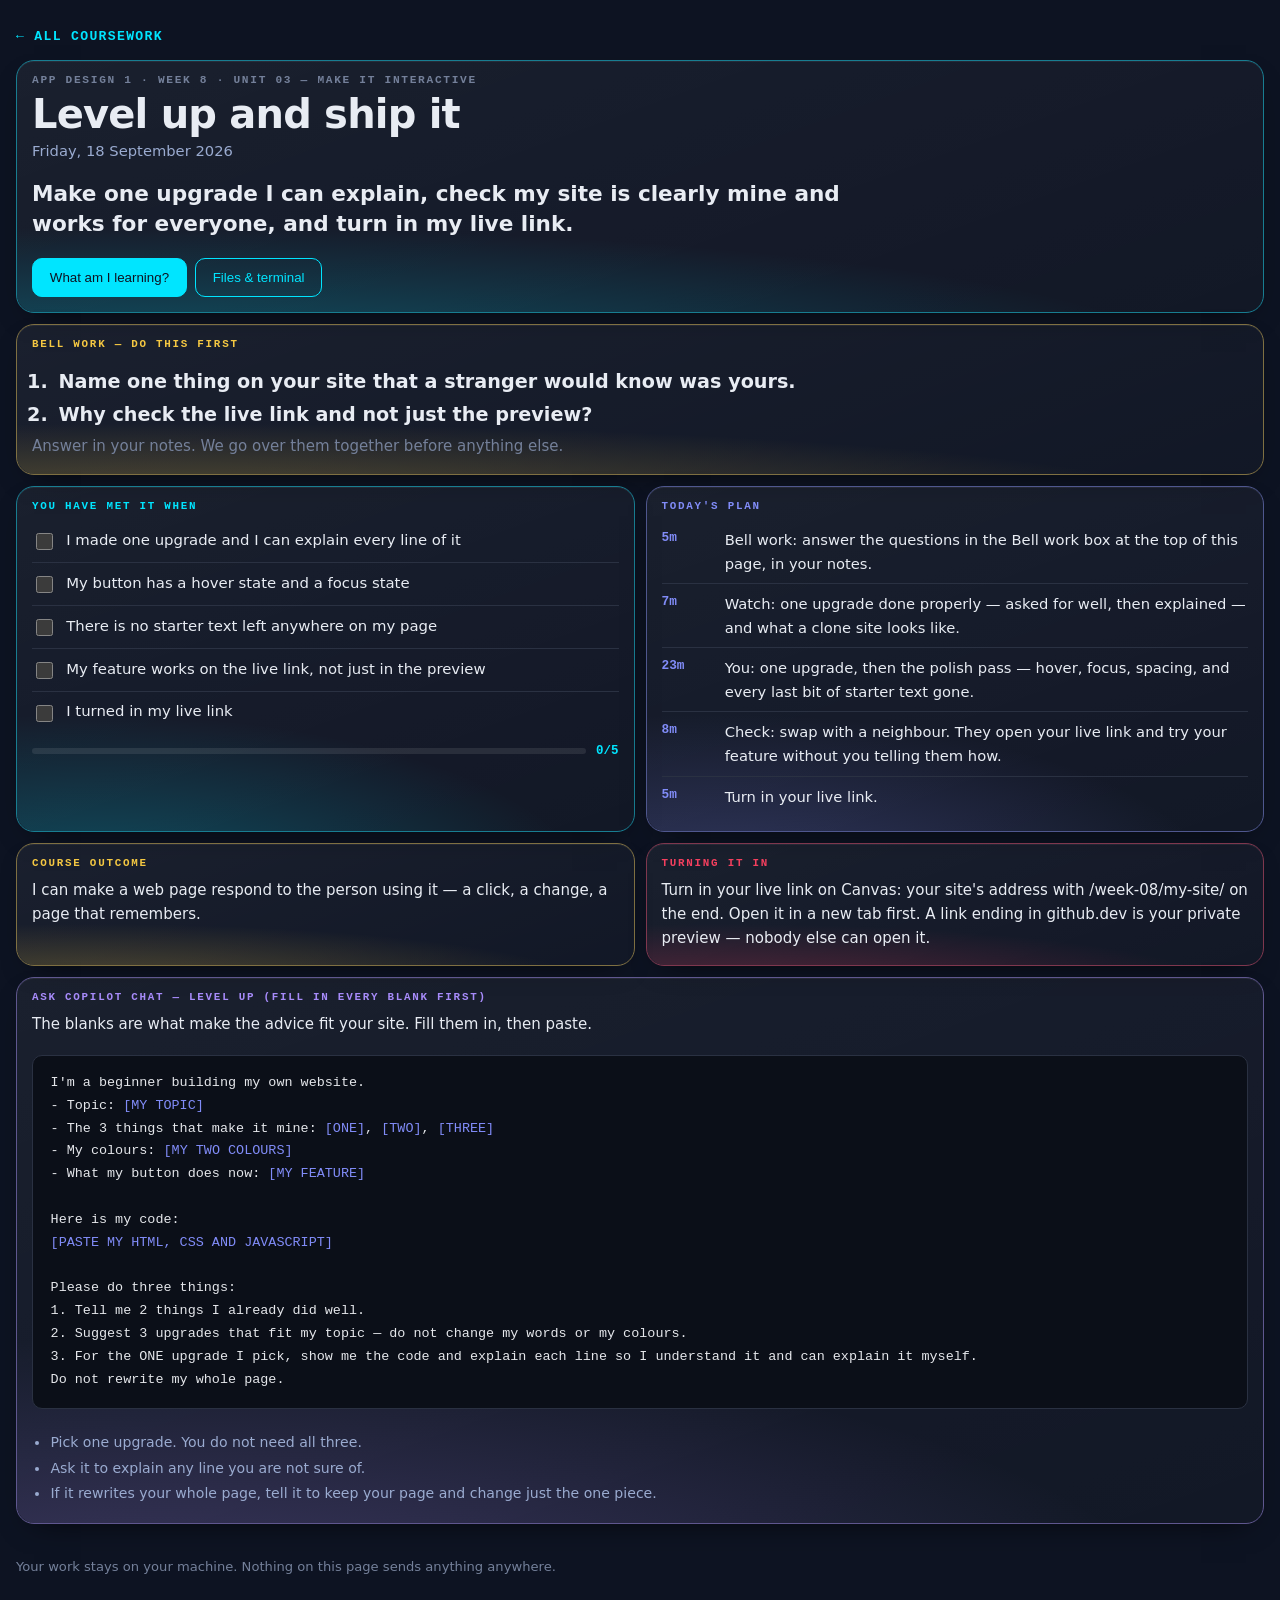
<file: week-08/day-4/index.html>
<!doctype html>
<html lang="en">
<head>
<meta charset="utf-8">
<meta name="viewport" content="width=device-width,initial-scale=1">
<title>Level up and ship it — App Design 1</title>
<meta name="color-scheme" content="dark">
<style>
:root{--acc:var(--ss-cyan,#00e5ff)}
*{box-sizing:border-box}
body{margin:0;background:var(--ss-void,#0d1322);color:var(--ss-bone,#e8ecf3);
  font:16px/1.6 var(--ss-body,"Inter",system-ui,sans-serif);padding:1.4rem 1rem 5rem}
.wrap{max-width:96rem;margin:0 auto}
a.back{display:inline-block;color:var(--acc);text-decoration:none;font:600 .82rem/1 var(--ss-mono,ui-monospace,monospace);
  letter-spacing:.1em;text-transform:uppercase;margin:0 0 1rem}

/* ── the grid: the dashboard's, verbatim in behaviour ───────────────────── */
.bento{display:grid;gap:11px;grid-template-columns:repeat(4,minmax(0,1fr));align-items:stretch}
.bento > *{grid-column:span 2}
.bento > .w1{grid-column:span 1}
.bento > .w4{grid-column:span 4}
/* Height-matching only helps when the tiles in a row are already close. On a phone
   two tiles share a row and one of them is a five-item plan — stretched, its short
   neighbour grew 729px of empty gradient. Ragged is correct at this size. */
@media (max-width:760px){.bento{grid-template-columns:repeat(6,minmax(0,1fr));gap:7px;align-items:start}
  .bento > *{grid-column:span 3} .bento > .w1{grid-column:span 3} .bento > .w4{grid-column:span 6}}
@media (min-width:1500px){.bento{grid-template-columns:repeat(8,minmax(0,1fr))}
  .bento > *{grid-column:span 2} .bento > .w1{grid-column:span 2} .bento > .w4{grid-column:span 8}
  /* the lab keeps six columns and the criteria ride alongside it, so the widest
     screen gains density rather than gaining empty space */
  .bento > .lab{grid-column:span 6} .bento > .lab + *{grid-column:span 2}
  /* The plan is five rows of prose next to two tiles of three lines each. Stretched
     into one row the short pair inflate into dead space, which looks worse than the
     raggedness it was fixing. So the plan takes a narrow column two rows tall and the
     other two stack beside it — the row fills, nothing is padded out to match. */
  .bento > .t-plan{grid-column:span 3;grid-row:span 2}
  .bento > .t-clo, .bento > .t-turn{grid-column:span 5}}

/* ── the tile ───────────────────────────────────────────────────────────── */
.tl{position:relative;overflow:hidden;border-radius:18px;padding:14px 15px 15px;display:flex;flex-direction:column;
  background:linear-gradient(160deg,rgba(255,255,255,.055),rgba(255,255,255,.02));
  border:1px solid color-mix(in srgb, var(--acc) 42%, var(--ss-border,#2a3142));
  box-shadow:0 1px 0 rgba(255,255,255,.06) inset,0 12px 30px -18px rgba(0,0,0,.9);
  transition:transform .16s var(--ss-ease,cubic-bezier(.2,.7,.3,1)),border-color .16s}
.tl::after{content:"";position:absolute;inset:0;pointer-events:none;border-radius:inherit;
  background:radial-gradient(125% 85% at 12% 122%, var(--acc) 0%, transparent 66%);opacity:.30}
.tl > *{position:relative;z-index:1}
.k{display:block;font:600 .68rem/1 var(--ss-mono,ui-monospace,monospace);letter-spacing:.16em;
  text-transform:uppercase;color:var(--acc);margin:0 0 .55rem}

/* hero */
.hero{--acc:var(--ss-cyan,#00e5ff)}
.hero .eyebrow{font:600 .7rem/1 var(--ss-mono,ui-monospace,monospace);letter-spacing:.15em;
  text-transform:uppercase;color:var(--ss-faint,#74809a)}
.hero h1{font-family:var(--ss-display,"Syne",system-ui,sans-serif);font-size:clamp(1.5rem,3.4vw,2.5rem);
  line-height:1.08;letter-spacing:-.02em;margin:.45rem 0 .2rem}
.hero .when{color:var(--ss-mist,#9aabd0);font-size:.92rem;margin:0 0 1rem}
.hero .slo{font-size:clamp(1.05rem,1.7vw,1.35rem);font-weight:600;line-height:1.42;margin:0;max-width:52rem}
.hero .row{display:flex;flex-wrap:wrap;gap:.5rem;margin-top:1.1rem}

button.b{cursor:pointer;font:600 .84rem/1 inherit;padding:.7rem 1.05rem;border-radius:10px;
  border:1px solid var(--acc);background:transparent;color:var(--acc);transition:background .15s,color .15s}
button.b:hover{background:var(--acc);color:var(--ss-void,#0d1322)}
button.b.solid{background:var(--acc);color:var(--ss-void,#0d1322)}
button.b.solid:hover{filter:brightness(1.12)}
a.b{display:inline-block;text-decoration:none}

/* success criteria */
.sc{list-style:none;margin:0;padding:0}
.sc li{border-bottom:1px solid var(--ss-border,#2a3142)}
.sc li:last-child{border-bottom:0}
.sc label{display:flex;gap:.65rem;align-items:flex-start;padding:.55rem 0;cursor:pointer;font-size:.93rem}
.sc input{margin-top:.28rem;width:1.05rem;height:1.05rem;accent-color:var(--acc);flex:none}
.sc input:checked + span{color:var(--ss-faint,#74809a);text-decoration:line-through}
.prog{display:flex;align-items:center;gap:.6rem;margin-top:.7rem}
.prog .bar{flex:1;height:6px;border-radius:99px;background:rgba(255,255,255,.09);overflow:hidden}
.prog .bar i{display:block;height:100%;width:0;background:var(--acc);transition:width .25s}
.prog b{font:700 .78rem/1 var(--ss-mono,ui-monospace,monospace);color:var(--acc)}

/* plan */
.plan{list-style:none;margin:0;padding:0}
.plan li{display:flex;gap:.75rem;padding:.5rem 0;border-bottom:1px solid var(--ss-border,#2a3142);font-size:.92rem}
.plan li:last-child{border-bottom:0}
.plan .m{flex:none;width:3.2rem;font:700 .8rem/1.55 var(--ss-mono,ui-monospace,monospace);color:var(--acc)}

/* generic tile text */
.tl p{margin:0 0 .7rem;font-size:.94rem}.tl p:last-child{margin:0}
.tl .big{font-size:1.02rem;line-height:1.5}

/* ── the lab ────────────────────────────────────────────────────────────── */
.lab{--acc:var(--ss-green,#3effa0)}
.lab .stage{background:rgba(0,0,0,.32);border:1px solid var(--ss-border,#2a3142);border-radius:12px;
  padding:16px;min-height:0;height:clamp(150px,20vh,190px);display:flex}
.lab .stage .fx{flex:1;display:flex;gap:10px;transition:all .28s var(--ss-ease,cubic-bezier(.2,.7,.3,1))}
.lab .box{background:color-mix(in srgb,var(--acc) 30%,transparent);border:1px solid var(--acc);
  border-radius:9px;padding:.7rem .9rem;font:700 .82rem/1.3 var(--ss-mono,ui-monospace,monospace);
  color:var(--ss-bone,#e8ecf3);display:grid;place-items:center;transition:all .28s}
.lab .box.b2{min-height:64px}.lab .box.b3{min-height:88px}
.ctrls{margin-top:.9rem;display:grid;gap:.7rem}
.ctrl .cn{font:600 .68rem/1 var(--ss-mono,ui-monospace,monospace);letter-spacing:.1em;text-transform:uppercase;
  color:var(--ss-faint,#74809a);margin-bottom:.35rem}
.seg{display:flex;flex-wrap:wrap;gap:.35rem}
.seg button{cursor:pointer;font:600 .78rem/1 var(--ss-mono,ui-monospace,monospace);padding:.45rem .7rem;
  border-radius:8px;border:1px solid var(--ss-border,#2a3142);background:transparent;color:var(--ss-mist,#9aabd0)}
.seg button[aria-pressed=true]{background:var(--acc);border-color:var(--acc);color:var(--ss-void,#0d1322)}
.readout{margin-top:.9rem;background:#0b0f18;border:1px solid var(--ss-border,#2a3142);border-radius:10px;
  padding:.8rem .9rem;font:.82rem/1.7 var(--ss-mono,ui-monospace,monospace);color:#cbd5e1;overflow-x:auto}
.readout .p{color:var(--ss-peri,#818cf8)}.readout .v{color:var(--ss-green,#3effa0)}
.axis{margin-top:.75rem;font-size:.87rem;color:var(--ss-mist,#9aabd0)}
.axis b{color:var(--acc)}
.slid{width:100%;accent-color:var(--acc)}

/* ── modal ──────────────────────────────────────────────────────────────── */
dialog{border:none;padding:0;background:transparent;max-width:min(46rem,94vw);width:100%}
dialog::backdrop{background:rgba(6,9,16,.74)}
.sheet{background:var(--ss-ink,#161d31);border:1px solid var(--ss-border,#2a3142);border-radius:18px;
  padding:1.4rem 1.5rem;color:var(--ss-bone,#e8ecf3);max-height:84vh;overflow:auto}
.sheet h3{font-family:var(--ss-display,"Syne",system-ui,sans-serif);font-size:1.25rem;margin:0 0 .8rem}
.sheet p{font-size:.98rem;margin:0 0 .9rem}
.sheet .x{position:sticky;top:0;float:right;cursor:pointer;background:transparent;border:1px solid var(--ss-border,#2a3142);
  color:var(--ss-mist,#9aabd0);border-radius:8px;font:600 .75rem/1 var(--ss-mono,ui-monospace,monospace);padding:.45rem .6rem}
.sheet img{width:100%;height:auto;border-radius:10px;border:1px solid var(--ss-border,#2a3142)}
pre.code{background:#0b0f18;border:1px solid var(--ss-border,#2a3142);border-radius:10px;padding:1rem 1.1rem;
  overflow-x:auto;font:.84rem/1.7 var(--ss-mono,ui-monospace,monospace);color:#e5e7eb;margin:.5rem 0;position:relative}
pre.code b{color:var(--ss-peri,#818cf8);font-weight:400}
.codewrap{position:relative}
.codewrap .cp{position:absolute;top:.55rem;right:.55rem;cursor:pointer;border:1px solid #3b4252;background:#1c2230;
  color:var(--ss-peri,#818cf8);font:600 .72rem/1 var(--ss-mono,ui-monospace,monospace);letter-spacing:.06em;
  text-transform:uppercase;padding:.42rem .65rem;border-radius:6px}
.codewrap .cp.ok{background:#064e3b;border-color:#10b981;color:#6ee7b7}
.files{list-style:none;margin:.5rem 0 0;padding:0}
.files li{padding:.5rem 0;border-top:1px solid var(--ss-border,#2a3142)}
.files a{color:var(--acc);font:600 .9rem/1.5 var(--ss-mono,ui-monospace,monospace);text-decoration:none}
.files span{display:block;color:var(--ss-faint,#74809a);font-size:.85rem;margin-top:.1rem}
.who{display:flex;gap:.7rem;flex-wrap:wrap;margin:0 0 .8rem}
.who label{flex:1 1 9rem;font:600 .7rem/1 var(--ss-mono,ui-monospace,monospace);letter-spacing:.08em;
  text-transform:uppercase;color:var(--ss-faint,#74809a)}
.who input{display:block;width:100%;margin-top:.35rem;padding:.55rem .65rem;font:inherit;color:var(--ss-bone,#e8ecf3);
  background:rgba(0,0,0,.3);border:1px solid var(--ss-border,#2a3142);border-radius:8px}
.who input:focus{outline:none;border-color:var(--acc)}
.hint{color:var(--ss-faint,#74809a);font-size:.85rem;margin:.6rem 0 0}
footer{max-width:96rem;margin:2rem auto 0;color:var(--ss-faint,#74809a);font-size:.82rem}

/* ── JavaScript labs ────────────────────────────────────────────────────────
   A JavaScript day has no box to push around; what it has is a console that talks back.
   So these labs carry a small console, styled like the real one, and every lab's readout
   is the exact code the student would type into script.js. */
.lab .jsrow{display:flex;flex-wrap:wrap;gap:.6rem;align-items:center;width:100%}
.lab .jsin{flex:1;min-width:10rem;padding:.65rem .8rem;border-radius:9px;border:1px solid var(--ss-border,#2a3142);
  background:rgba(0,0,0,.35);color:var(--ss-bone,#e8ecf3);font:.95rem var(--ss-mono,ui-monospace,monospace)}
.lab .jsin:focus{outline:none;border-color:var(--acc)}
.lab .demo{font:700 .95rem/1 inherit;background:var(--acc);color:#0d1322;border:2px solid var(--acc);
  border-radius:10px;padding:.75rem 1.2rem;cursor:pointer;transition:filter .15s,transform .1s}
.lab .demo:hover{filter:brightness(1.12)}.lab .demo:active{transform:translateY(2px)}
.lab .demo:focus-visible{outline:none;box-shadow:0 0 0 4px rgba(255,255,255,.35)}
.lab .val{font:700 clamp(1.3rem,3vw,2.1rem)/1.15 var(--ss-display,system-ui,sans-serif);color:var(--ss-bone,#e8ecf3)}
.lab .stage.col{flex-direction:column;align-items:flex-start;justify-content:center;gap:.8rem;height:auto;min-height:150px}
.devcon{margin-top:.8rem;background:#050810;border:1px solid var(--ss-border,#2a3142);border-radius:10px;
  min-height:4.6rem;max-height:9rem;overflow:auto;padding:.5rem .75rem;font:.8rem/1.6 var(--ss-mono,ui-monospace,monospace)}
.devcon .hd{color:var(--ss-faint,#74809a);font-size:.64rem;letter-spacing:.14em;text-transform:uppercase;margin-bottom:.25rem}
.devcon .ok{color:#e5e7eb}.devcon .ok::before{content:"› ";color:var(--ss-faint,#74809a)}
.devcon .err{color:#fca5a5;background:rgba(244,63,94,.12);border-radius:5px;padding:0 .35rem}

/* ── Bell work ──────────────────────────────────────────────────────────── */
.bellq{margin:.2rem 0 0;padding-left:1.4rem;font-size:clamp(1rem,1.5vw,1.2rem);font-weight:600;line-height:1.45}
.bellq li{margin:.35rem 0;padding-left:.25rem}

/* ── Ask Copilot Chat ───────────────────────────────────────────────────── */
.t-prompt pre.code{white-space:pre-wrap}
.t-prompt .rules{margin:.7rem 0 0;padding-left:1.15rem;font-size:.88rem;color:var(--ss-mist,#9aabd0)}
.t-prompt .rules li{margin:.2rem 0}
</style>
</head>
<body>
<div class="wrap">
  <a class="back" href="../../">&larr; All coursework</a>
  <div class="bento">
    <section class="tl hero w4">
      <div class="eyebrow">App Design 1 &middot; Week 8 &middot; Unit 03 — Make it interactive</div>
      <h1>Level up and ship it</h1>
      <p class="when">Friday, 18 September 2026</p>
      <p class="slo">Make one upgrade I can explain, check my site is clearly mine and works for everyone, and turn in my live link.</p>
      <div class="row">
        <button class="b solid" data-open="m-read" type="button">What am I learning?</button>
        
        <button class="b" data-open="m-files" type="button">Files &amp; terminal</button>
      </div>
    </section>
    <section class="tl w4 t-bell" style="--acc:var(--ss-gold,#f5c842)">
      <span class="k">Bell work — do this first</span>
      <ol class="bellq"><li>Name one thing on your site that a stranger would know was yours.</li><li>Why check the live link and not just the preview?</li></ol>
      <p class="hint">Answer in your notes. We go over them together before anything else.</p>
    </section>
    <section class="tl">
      <span class="k">You have met it when</span>
      <ul class="sc"><li><label><input type="checkbox" data-sc="0"><span>I made one upgrade and I can explain every line of it</span></label></li><li><label><input type="checkbox" data-sc="1"><span>My button has a hover state and a focus state</span></label></li><li><label><input type="checkbox" data-sc="2"><span>There is no starter text left anywhere on my page</span></label></li><li><label><input type="checkbox" data-sc="3"><span>My feature works on the live link, not just in the preview</span></label></li><li><label><input type="checkbox" data-sc="4"><span>I turned in my live link</span></label></li></ul>
      <div class="prog"><div class="bar"><i id="scbar"></i></div><b id="scnum">0/5</b></div>
    </section>
    <section class="tl t-plan" style="--acc:var(--ss-peri,#818cf8)">
      <span class="k">Today's plan</span>
      <ul class="plan"><li><span class="m">5m</span><span>Bell work: answer the questions in the Bell work box at the top of this page, in your notes.</span></li><li><span class="m">7m</span><span>Watch: one upgrade done properly — asked for well, then explained — and what a clone site looks like.</span></li><li><span class="m">23m</span><span>You: one upgrade, then the polish pass — hover, focus, spacing, and every last bit of starter text gone.</span></li><li><span class="m">8m</span><span>Check: swap with a neighbour. They open your live link and try your feature without you telling them how.</span></li><li><span class="m">5m</span><span>Turn in your live link.</span></li></ul>
    </section>
    <section class="tl t-clo" style="--acc:var(--ss-gold,#f5c842)">
      <span class="k">Course outcome</span><p>I can make a web page respond to the person using it — a click, a change, a page that remembers.</p>
    </section>
    <section class="tl t-turn" style="--acc:var(--ss-rose,#f43f5e)">
      <span class="k">Turning it in</span><p>Turn in your live link on Canvas: your site's address with /week-08/my-site/ on the end. Open it in a new tab first. A link ending in github.dev is your private preview — nobody else can open it.</p>
    </section>
    <section class="tl w4 t-prompt" style="--acc:var(--ss-violet,#a78bfa)">
      <span class="k">Ask Copilot Chat — level up (fill in every blank first)</span>
      <p>The blanks are what make the advice fit your site. Fill them in, then paste.</p>
      <div class="codewrap"><button class="cp" type="button">Copy</button><pre class="code">I'm a beginner building my own website.
- Topic: <b>[MY TOPIC]</b>
- The 3 things that make it mine: <b>[ONE]</b>, <b>[TWO]</b>, <b>[THREE]</b>
- My colours: <b>[MY TWO COLOURS]</b>
- What my button does now: <b>[MY FEATURE]</b>

Here is my code:
<b>[PASTE MY HTML, CSS AND JAVASCRIPT]</b>

Please do three things:
1. Tell me 2 things I already did well.
2. Suggest 3 upgrades that fit my topic — do not change my words or my colours.
3. For the ONE upgrade I pick, show me the code and explain each line so I understand it and can explain it myself.
Do not rewrite my whole page.</pre></div>
      <ul class="rules"><li>Pick one upgrade. You do not need all three.</li><li>Ask it to explain any line you are not sure of.</li><li>If it rewrites your whole page, tell it to keep your page and change just the one piece.</li></ul>
    </section>
  </div>
  <footer>Your work stays on your machine. Nothing on this page sends anything anywhere.</footer>
</div>

  <dialog id="m-read"><div class="sheet"><button class="x" data-close type="button">Close</button>
    <h3>What am I learning?</h3><p>Your site does something now. Today it gets better, and then it ships.</p><p>One upgrade, not five. A smarter message, an animation, a second button, a reset — pick the one that fits your topic best. Copilot Chat is there to help, and your job is to ask it the right questions: tell it exactly what you want, and ask it to explain anything you use so you can explain it too.</p><p>Then the polish pass, which is last week's CSS earning its place. Your button gets a hover and a focus state, so it looks clickable and keyboard users can see where they are. Your spacing sticks to three values. And every scrap of starter text goes — “Welcome to my site” on a live page means it is still the template.</p><p>Last, two things before you ship. Delete the console-panel line from index.html, so your live site shows only your page. Then the check that matters most: open your live link in a new tab. If it does not work for you there, it will not work for anyone.</p></div></dialog>

  

  <dialog id="m-files"><div class="sheet"><button class="x" data-close type="button">Close</button>
    <h3>Files &amp; terminal</h3>
    <p>Everything for this week is already in your week folder.</p>

    <h3 style="margin-top:1.3rem">Get the whole week — once</h3>
    <p>The whole week comes down in one go — all four days and the project you build in. Run this once, on Tuesday, in the terminal at the bottom of your Codespace.</p>
    <div class="codewrap"><button class="cp" type="button">Copy</button><pre class="code"><b># the whole week in one go — do this once</b>
npx degit coltonsharp-dev/ALA2627-ASD-Coursework/week-08 week-08
cd week-08/my-site
python -m http.server 8000</pre></div>
    <p>Wednesday to Friday there is nothing to pull. Your project is already in week-08/my-site — open it, start the preview with the last line, and keep going.</p>
    <p class="hint">Terminal not co-operating? The Week 8 page has a Download button for the same project. Use it and keep going — do not lose a period to a command.</p>
  </div></dialog>
<script>
var NL = String.fromCharCode(10);
var RC = null;

/* modals */
document.querySelectorAll("[data-open]").forEach(function(b){
  b.addEventListener("click", function(){
    var d = document.getElementById(b.getAttribute("data-open"));
    if (d && d.showModal) d.showModal();
  });
});
document.querySelectorAll("[data-close]").forEach(function(b){
  b.addEventListener("click", function(){ b.closest("dialog").close(); });
});
document.querySelectorAll("dialog").forEach(function(d){
  d.addEventListener("click", function(e){ if (e.target === d) d.close(); });
});

/* success criteria progress */
var scBoxes = [].slice.call(document.querySelectorAll("input[data-sc]"));
var scBar = document.getElementById("scbar"), scNum = document.getElementById("scnum");
function scSync(){
  var n = scBoxes.filter(function(b){ return b.checked; }).length;
  if (scBar) scBar.style.width = (scBoxes.length ? (n / scBoxes.length) * 100 : 0) + "%";
  if (scNum) scNum.textContent = n + "/" + scBoxes.length;
}
scBoxes.forEach(function(b){ b.addEventListener("change", scSync); });
scSync();

/* copy buttons */
document.querySelectorAll(".codewrap .cp").forEach(function(b){
  b.addEventListener("click", function(){
    var t = b.parentElement.querySelector("pre").innerText;
    function done(){ b.textContent = "Copied"; b.classList.add("ok");
      setTimeout(function(){ b.textContent = "Copy"; b.classList.remove("ok"); }, 1600); }
    function fb(){ var r = document.createRange(); r.selectNodeContents(b.parentElement.querySelector("pre"));
      var s = getSelection(); s.removeAllRanges(); s.addRange(r); b.textContent = "Press Ctrl+C";
      setTimeout(function(){ b.textContent = "Copy"; }, 2200); }
    if (navigator.clipboard) navigator.clipboard.writeText(t).then(done, fb); else fb();
  });
});

/* ---- labs ---- */
var fx = document.getElementById("fx"), ro = document.getElementById("ro"), axis = document.getElementById("axis");
var state = {};
function segWire(onChange){
  document.querySelectorAll(".seg").forEach(function(seg){
    var prop = seg.getAttribute("data-prop");
    var pressed = seg.querySelector("[aria-pressed=true]");
    state[prop] = pressed ? pressed.getAttribute("data-v") : null;
    seg.querySelectorAll("button").forEach(function(btn){
      btn.addEventListener("click", function(){
        seg.querySelectorAll("button").forEach(function(o){ o.setAttribute("aria-pressed", "false"); });
        btn.setAttribute("aria-pressed", "true");
        state[prop] = btn.getAttribute("data-v");
        onChange();
      });
    });
  });
  onChange();
}
function css(rules){
  return rules.map(function(r){
    return '<span class="p">' + r[0] + '</span>: <span class="v">' + r[1] + '</span>;';
  }).join("<br>");
}

if (fx && document.querySelector('.seg[data-prop="flex-direction"]')) {
  segWire(function(){
    fx.style.flexDirection  = state["flex-direction"];
    fx.style.justifyContent = state["justify-content"];
    fx.style.alignItems     = state["align-items"];
    ro.innerHTML = ".cards {<br>&nbsp;&nbsp;" + css([
      ["display","flex"],["flex-direction",state["flex-direction"]],
      ["justify-content",state["justify-content"]],["align-items",state["align-items"]]
    ]).split("<br>").join("<br>&nbsp;&nbsp;") + "<br>}";
    var col = state["flex-direction"] === "column";
    axis.innerHTML = col
      ? "Direction is <b>column</b>, so the main axis runs <b>down</b>. justify-content is now moving things <b>vertically</b> and align-items is moving them <b>across</b>. They swapped."
      : "Direction is <b>row</b>, so the main axis runs <b>across</b>. justify-content moves things <b>horizontally</b>, align-items moves them <b>vertically</b>.";
  });
}

if (fx && document.querySelector('.seg[data-prop="tool"]')) {
  var b1 = document.getElementById("sb1"), b2 = document.getElementById("sb2"), b3 = document.getElementById("sb3");
  segWire(function(){
    var n = state["size"] + "px", tool = state["tool"];
    fx.style.gap = tool === "gap" ? n : "0px";
    [b1,b2,b3].forEach(function(b){
      b.style.padding = tool === "padding" ? n : "0.7rem 0.9rem";
      b.style.margin  = tool === "margin"  ? n : "0px";
    });
    ro.innerHTML = tool === "gap"
      ? ".cards {<br>&nbsp;&nbsp;" + css([["display","flex"],["gap",n]]).split("<br>").join("<br>&nbsp;&nbsp;") + "<br>}"
      : ".card {<br>&nbsp;&nbsp;" + css([[tool,n]]) + "<br>}";
    axis.innerHTML = tool === "gap"
      ? "<b>gap</b> sits between the boxes and adds nothing to the outside edges. It only works because the parent is a flex container."
      : tool === "padding"
        ? "<b>padding</b> is inside each box, so the boxes grow. The space between them has not changed."
        : "<b>margin</b> is outside each box, so it pushes the neighbours away &mdash; and it also pushes against the container edge, which gap does not.";
  });
}

if (document.getElementById("dbtn")) {
  var ro2 = document.getElementById("ro");
  ro2.innerHTML = ".btn:hover&nbsp;&nbsp;&nbsp;&nbsp;{ " + '<span class="p">filter</span>: <span class="v">brightness(1.15)</span>;' + " }<br>" +
    ".btn:focus-visible { " + '<span class="p">box-shadow</span>: <span class="v">0 0 0 4px</span>;' + " }<br>" +
    ".btn:active&nbsp;&nbsp;&nbsp;{ " + '<span class="p">transform</span>: <span class="v">translateY(2px)</span>;' + " }";
}

/* ---- JavaScript labs ---- */
function escH(t){ return String(t).split("&").join("&amp;").split("<").join("&lt;").split(">").join("&gt;"); }
var cout = document.getElementById("cout");
function logLine(text, bad){
  if (!cout) return;
  var row = document.createElement("div"); row.className = bad ? "err" : "ok"; row.textContent = text;
  cout.appendChild(row); cout.scrollTop = cout.scrollHeight;
}

if (document.querySelector('[data-lab="console"]')) {
  var cin = document.getElementById("cin");
  var cline = function(){
    var msg = cin.value;
    return state["quotes"] === "forgot" ? "console.log(" + msg + ");" : 'console.log("' + msg + '");';
  };
  segWire(function(){ ro.innerHTML = '<span class="p">// script.js</span><br>' + escH(cline()); });
  cin.addEventListener("input", function(){ ro.innerHTML = '<span class="p">// script.js</span><br>' + escH(cline()); });
  document.getElementById("crun").addEventListener("click", function(){
    var msg = cin.value;
    if (state["quotes"] === "forgot") {
      /* the real browser error, not a made-up one: one word is a name nobody defined;
         several words are not even valid code, so the browser stops before running it */
      var parts = msg.trim().split(" ").filter(function(w){ return w.length; });
      if (parts.length > 1) {
        logLine("Uncaught SyntaxError: missing ) after argument list", true);
        axis.innerHTML = "Red. Without quotes, JavaScript reads <b>" + escH(parts[0]) + " " + escH(parts[1]) + "</b> as code, and that is not valid code &mdash; so nothing in the file runs. Quotes mean <b>this is text</b>.";
      } else {
        var word = parts[0] || "message";
        logLine("Uncaught ReferenceError: " + word + " is not defined", true);
        axis.innerHTML = "Red. Without quotes JavaScript thinks <b>" + escH(word) + "</b> is the name of something, and nothing has that name. Quotes mean <b>this is text</b>.";
      }
    } else {
      logLine(msg, false);
      axis.innerHTML = "It printed. That is JavaScript talking back to you &mdash; every day this week starts here.";
    }
  });
}

if (document.querySelector('[data-lab="click"]')) {
  var kb = document.getElementById("cbtn"), kt = document.getElementById("ctext");
  var kcol = ["#3effa0", "#f5c842", "#818cf8", "#f43f5e"], kci = 0, kev = null;
  var kdo = function(){
    var d = state["does"];
    if (d === "log") logLine("The button was used (" + state["event"] + ")", false);
    if (d === "text") kt.textContent = "You did it. The page changed.";
    if (d === "colour") { kci = (kci + 1) % kcol.length; kb.style.background = kcol[kci]; kb.style.borderColor = kcol[kci]; }
  };
  segWire(function(){
    if (kev) kb.removeEventListener(kev, kdo);
    kev = state["event"]; kb.addEventListener(kev, kdo);
    kt.textContent = "Nothing has happened yet."; kb.style.background = ""; kb.style.borderColor = "";
    var inner = state["does"] === "log" ? 'console.log("The button was used");'
      : state["does"] === "text" ? 'output.textContent = "You did it. The page changed.";'
      : 'button.style.background = "gold";';
    var lines = ['const button = document.querySelector("#action");'];
    if (state["does"] === "text") lines.push('const output = document.querySelector("#output");');
    lines.push("");
    lines.push('button.addEventListener("' + kev + '", function () {');
    ro.innerHTML = lines.map(escH).join("<br>") + "<br>&nbsp;&nbsp;" + escH(inner) + "<br>" + escH("});");
    axis.innerHTML = kev === "click" ? "<b>click</b> runs the function once the button is pressed and let go."
      : kev === "dblclick" ? "<b>dblclick</b> needs two quick clicks. Try one click &mdash; nothing happens now."
      : "<b>mouseenter</b> runs the moment the pointer arrives. No click at all.";
  });
}

if (document.querySelector('[data-lab="state"]')) {
  var sb = document.getElementById("sbtn"), sv = document.getElementById("sval");
  var count = 0, isOn = false, spot = 0, msgs = ["Go team!", "Practice starts at 3", "Big game Friday"];
  var sdraw = function(){
    var f = state["feature"], code = [];
    if (f === "counter") { sv.textContent = String(count); sb.textContent = "Add one";
      code = ["let count = " + count + ";", "", "function addOne() {", "  count = count + 1;", "  output.textContent = count;", "}", "", 'button.addEventListener("click", addOne);']; }
    if (f === "toggle") { sv.textContent = isOn ? "ON" : "OFF"; sb.textContent = "Switch";
      code = ["let isOn = " + isOn + ";", "", "function flip() {", "  isOn = !isOn;", '  output.textContent = isOn ? "ON" : "OFF";', "}", "", 'button.addEventListener("click", flip);']; }
    if (f === "messages") { sv.textContent = msgs[spot]; sb.textContent = "Next";
      code = ['let messages = ["Go team!", "Practice starts at 3", "Big game Friday"];', "let spot = " + spot + ";", "", "function next() {", "  spot = (spot + 1) % messages.length;", "  output.textContent = messages[spot];", "}", "", 'button.addEventListener("click", next);']; }
    ro.innerHTML = code.map(function(l){ return escH(l).split("  ").join("&nbsp;&nbsp;"); }).join("<br>");
  };
  sb.addEventListener("click", function(){
    var f = state["feature"];
    if (f === "counter") count = count + 1;
    if (f === "toggle") isOn = !isOn;
    if (f === "messages") spot = (spot + 1) % msgs.length;
    sdraw();
    axis.innerHTML = "Look at the first line: the value changed. <b>That is a variable</b> &mdash; the page remembering something between clicks.";
  });
  segWire(sdraw);
}

/* receipt */
var rcGo = document.getElementById("rc-go");
if (rcGo) rcGo.addEventListener("click", function(){
  var name = (document.getElementById("rc-name").value || "").trim();
  var period = (document.getElementById("rc-period").value || "").trim();
  var msg = document.getElementById("rc-msg");
  if (!name) { msg.textContent = "Put your name in first — the receipt is no use without it."; return; }
  var boxes = [].slice.call(document.querySelectorAll("input[data-rc]"));
  var items = boxes.map(function(b){
    return { done: b.checked, text: b.parentElement.querySelector("span").textContent.trim() };
  });
  var doneN = items.filter(function(i){ return i.done; }).length;
  var L = [];
  L.push("RECEIPT — " + RC.course);
  L.push(RC.title);
  L.push("Week " + RC.week + " · Day " + RC.day + " · " + RC.date);
  L.push("");
  L.push("Name:      " + name);
  L.push("Period:    " + (period || "not given"));
  L.push("Finished:  " + new Date().toLocaleString());
  L.push("Completed: " + doneN + " of " + items.length);
  L.push("");
  L.push("WHAT I DID");
  items.forEach(function(i, n){ L.push("  [" + (i.done ? "x" : " ") + "] " + (n + 1) + ". " + i.text); });
  L.push("");
  var basis = name + "|" + period + "|" + RC.day + "|" + items.map(function(i){ return i.done ? 1 : 0; }).join("");
  var h = 0; for (var k = 0; k < basis.length; k++) { h = ((h << 5) - h + basis.charCodeAt(k)) | 0; }
  L.push("check: " + (h >>> 0).toString(36).toUpperCase());
  L.push("(If this line is edited it will not match the answers above.)");
  var a = document.createElement("a");
  a.href = URL.createObjectURL(new Blob([L.join(NL)], { type: "text/plain" }));
  a.download = RC.file + "-" + name.toLowerCase().replace(/[^a-z0-9]+/g, "-").replace(/^-|-$/g, "") + ".txt";
  document.body.appendChild(a); a.click(); a.remove();
  msg.textContent = "Downloaded. Upload that file to the assignment.";
});
</script>
</body>
</html>
</file>
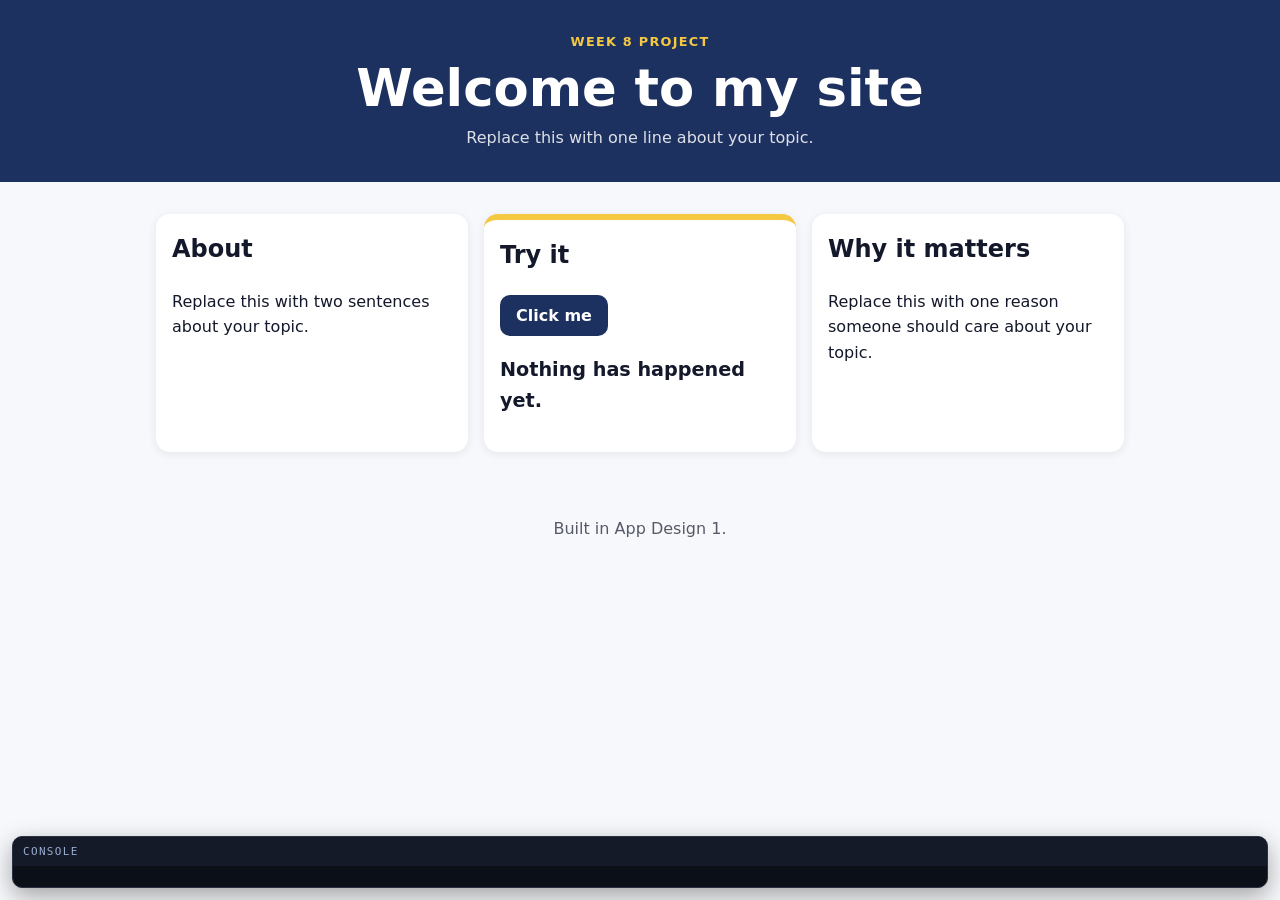
<file: week-08/my-site/index.html>
<!doctype html>
<html lang="en">
<head>
  <meta charset="utf-8">
  <meta name="viewport" content="width=device-width, initial-scale=1">
  <!-- DAY 1 · TODO 1: change the title to your topic -->
  <title>My Site</title>
  <link rel="stylesheet" href="styles.css">
  <!-- The console panel: shows console.log messages and errors at the bottom of the page,
       because school Chromebooks block the browser's own console.
       DAY 4: delete this one line before you ship, so your live site shows only your page. -->
  <script src="console-panel.js" defer></script>
  <!-- This line connects your JavaScript. "defer" means: wait until the page has loaded, then run it. Do not delete it. -->
  <script src="script.js" defer></script>
</head>
<body>
  <!--
    MY CONTRACT FOR THE WEEK  (DAY 1 · TODO 2 — fill in all four, then save)
    My topic:
    My colours:
    My headline:
    The one thing only my site does:
  -->

  <header class="top">
    <p class="kicker">Week 8 project</p>
    <!-- DAY 1 · TODO 3: your headline, in your own words -->
    <h1>Welcome to my site</h1>
    <!-- DAY 1 · TODO 4: one line that tells a stranger what this page is about -->
    <p class="tagline">Replace this with one line about your topic.</p>
  </header>

  <main class="cards">
    <section class="card">
      <h2>About</h2>
      <p>Replace this with two sentences about your topic.</p>
    </section>

    <section class="card feature">
      <h2>Try it</h2>
      <!-- DAY 2: this is your button. Its id, "action", is how JavaScript finds it. -->
      <button id="action" type="button">Click me</button>
      <!-- DAY 2: JavaScript writes into this paragraph. Its id is "output". -->
      <p id="output">Nothing has happened yet.</p>
    </section>

    <section class="card">
      <h2>Why it matters</h2>
      <p>Replace this with one reason someone should care about your topic.</p>
    </section>
  </main>

  <footer class="bottom">
    <p>Built in App Design 1.</p>
  </footer>
</body>
</html>
</file>
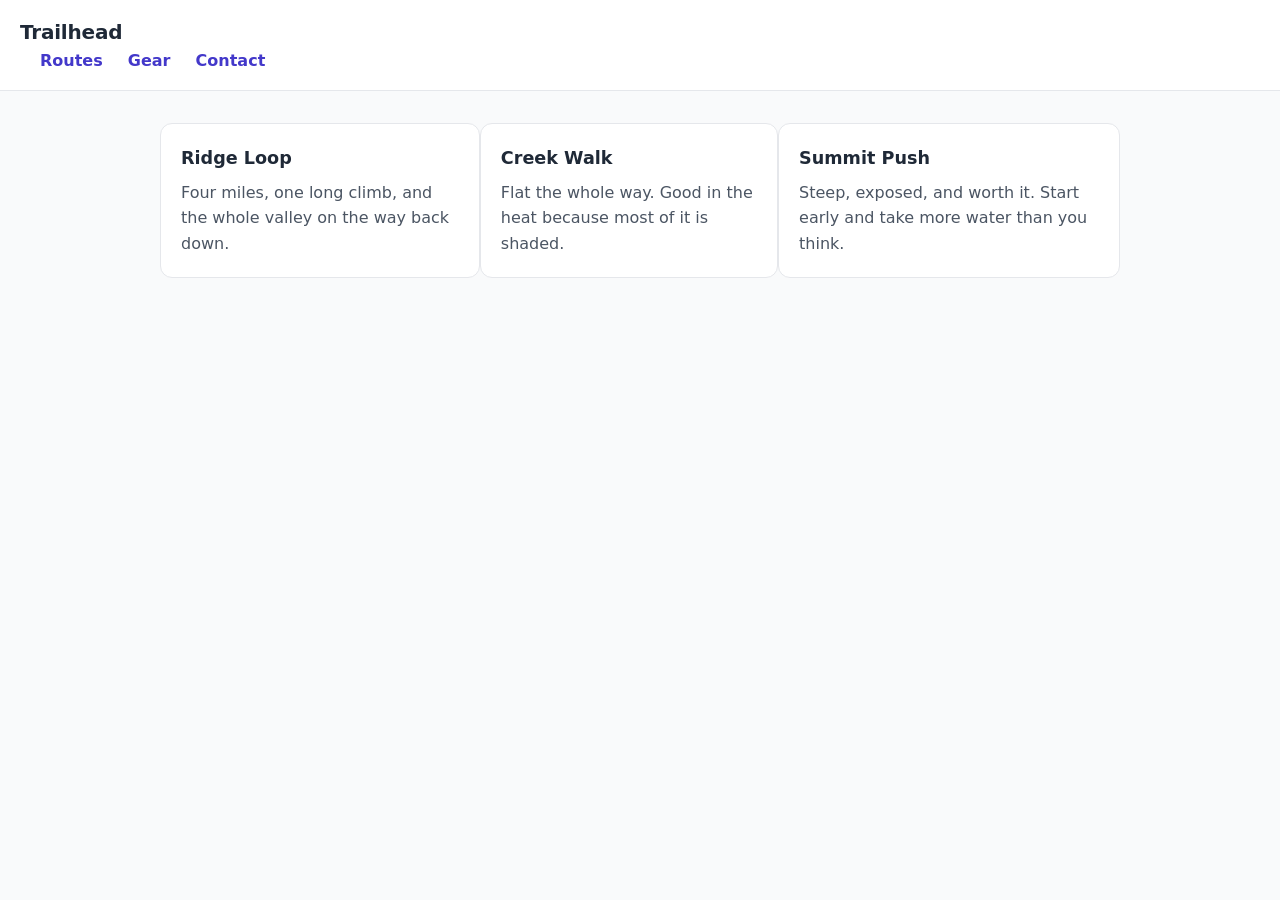
<file: day-24/starter.html>
<!doctype html>
<html lang="en">
<head>
  <meta charset="utf-8">
  <meta name="viewport" content="width=device-width,initial-scale=1">
  <title>Trailhead — starter</title>
  <link rel="stylesheet" href="styles.css">
</head>
<body>

  <!-- Do not change this HTML. Everything you need to do happens in styles.css. -->

  <header class="site-header">
    <div class="logo">Trailhead</div>
    <nav class="nav">
      <a href="#">Routes</a>
      <a href="#">Gear</a>
      <a href="#">Contact</a>
    </nav>
  </header>

  <main>
    <section class="cards">
      <article class="card">
        <h2>Ridge Loop</h2>
        <p>Four miles, one long climb, and the whole valley on the way back down.</p>
      </article>
      <article class="card">
        <h2>Creek Walk</h2>
        <p>Flat the whole way. Good in the heat because most of it is shaded.</p>
      </article>
      <article class="card">
        <h2>Summit Push</h2>
        <p>Steep, exposed, and worth it. Start early and take more water than you think.</p>
      </article>
    </section>
  </main>

</body>
</html>
</file>
<file: styles.css>
:root {
  --ink: #eaf4f3;
  --muted: #9ab4b8;
  --accent: #ffbf69;
  --teal: #72d8c5;
  --deep: #071923;
  --line: rgba(206, 239, 231, 0.16);
  --glass: rgba(26, 66, 77, 0.42);
  --shell: 72rem;
}

*,
*::before,
*::after {
  box-sizing: border-box;
}

html {
  scroll-behavior: smooth;
}

body {
  margin: 0;
  min-width: 320px;
  overflow-x: hidden;
  background: var(--deep);
  background-image: radial-gradient(circle at 15% 20%, rgba(48, 130, 133, 0.2), transparent 28rem), radial-gradient(circle at 90% 70%, rgba(255, 191, 105, 0.1), transparent 25rem), linear-gradient(135deg, #071923 0%, #0b2632 48%, #11272c 100%);
  color: var(--ink);
  font: 1rem/1.6 "DM Sans", "Segoe UI", sans-serif;
}

a {
  color: inherit;
  text-decoration: none;
}

a:focus-visible {
  outline: 2px solid var(--accent);
  outline-offset: 5px;
}

.shell {
  width: min(calc(100% - 3rem), var(--shell));
  margin-inline: auto;
}

.page-glow {
  position: absolute;
  z-index: -1;
  border: 1px solid rgba(114, 216, 197, 0.11);
  border-radius: 50%;
  pointer-events: none;
}

.page-glow-one {
  width: 42rem;
  height: 42rem;
  top: 14rem;
  left: -30rem;
}

.page-glow-two {
  width: 34rem;
  height: 34rem;
  top: 58rem;
  right: -25rem;
  border-color: rgba(255, 191, 105, 0.12);
}

.site-header {
  display: flex;
  align-items: center;
  justify-content: space-between;
  padding: 2rem 0;
}

.wordmark {
  display: inline-flex;
  align-items: center;
  gap: 0.7rem;
  font-weight: 700;
  letter-spacing: -0.02em;
}

.wordmark-mark {
  display: grid;
  width: 2.2rem;
  height: 2.2rem;
  place-items: center;
  border: 1px solid rgba(255, 255, 255, 0.25);
  border-radius: 50%;
  color: var(--accent);
  font-size: 0.7rem;
  letter-spacing: 0.08em;
}

nav {
  display: flex;
  align-items: center;
  gap: 1.8rem;
  color: var(--muted);
  font-size: 0.82rem;
}

nav a {
  transition: color 180ms ease;
}

nav a:hover {
  color: var(--ink);
}

.nav-button {
  padding: 0.55rem 0.85rem;
  border: 1px solid var(--line);
  border-radius: 99px;
  color: var(--ink);
}

.nav-button span,
.text-link span,
.project-link span,
.email-link span {
  color: var(--accent);
}

.hero {
  display: grid;
  min-height: 38rem;
  grid-template-columns: minmax(0, 1.1fr) minmax(18rem, 0.9fr);
  align-items: center;
  gap: 5rem;
  padding: 4.5rem 0 7rem;
}

.eyebrow {
  margin: 0 0 1.6rem;
  color: var(--teal);
  font-size: 0.69rem;
  font-weight: 700;
  letter-spacing: 0.16em;
  text-transform: uppercase;
}

.status-dot {
  display: inline-block;
  width: 0.5rem;
  height: 0.5rem;
  margin-right: 0.5rem;
  border-radius: 50%;
  background: var(--accent);
  box-shadow: 0 0 0 4px rgba(255, 191, 105, 0.13);
}

h1,
h2,
h3,
p {
  margin-top: 0;
}

h1,
h2,
h3 {
  line-height: 1.06;
  letter-spacing: -0.045em;
}

h1 {
  margin-bottom: 1.7rem;
  font-size: clamp(3.5rem, 7vw, 6.6rem);
  font-weight: 500;
}

h1 em,
h2 em {
  color: var(--accent);
  font-family: Georgia, serif;
  font-weight: 400;
}

.hero-intro {
  max-width: 31rem;
  margin-bottom: 2rem;
  color: var(--muted);
  font-size: 1.08rem;
}

.hero-actions {
  display: flex;
  align-items: center;
  gap: 1.6rem;
}

.button {
  display: inline-flex;
  align-items: center;
  gap: 1.3rem;
  padding: 0.85rem 1.1rem;
  border-radius: 99px;
  font-size: 0.85rem;
  font-weight: 700;
}

.button-primary {
  background: var(--accent);
  color: #15282c;
}

.button-primary span {
  font-size: 1.15rem;
}

.text-link {
  display: inline-flex;
  align-items: center;
  gap: 0.55rem;
  color: var(--ink);
  font-size: 0.84rem;
  font-weight: 700;
}

.text-link span {
  font-size: 1.1rem;
}

.glass-panel {
  border: 1px solid rgba(216, 245, 238, 0.2);
  background: linear-gradient(145deg, rgba(49, 103, 107, 0.43), rgba(10, 31, 41, 0.48));
  box-shadow: 0 1.5rem 4rem rgba(0, 0, 0, 0.18), inset 0 1px rgba(255, 255, 255, 0.12);
  backdrop-filter: blur(18px);
}

.hero-card {
  position: relative;
  min-height: 25rem;
  padding: 1.5rem;
  overflow: hidden;
  border-radius: 1.3rem;
  transform: rotate(2deg);
}

.card-topline,
.card-footer,
.project-meta {
  display: flex;
  justify-content: space-between;
  color: var(--muted);
  font-size: 0.68rem;
  letter-spacing: 0.08em;
  text-transform: uppercase;
}

.card-number {
  color: var(--accent);
}

.signal-graphic {
  position: relative;
  height: 10rem;
  margin: 1.1rem -1.5rem 0;
  overflow: hidden;
}

.signal-ring {
  position: absolute;
  border: 1px solid rgba(114, 216, 197, 0.42);
  border-radius: 50%;
}

.ring-one {
  width: 14rem;
  height: 14rem;
  top: -2rem;
  left: 5rem;
}

.ring-two {
  width: 8rem;
  height: 8rem;
  top: 1rem;
  left: 8rem;
  border-color: rgba(255, 191, 105, 0.55);
}

.signal-core {
  position: absolute;
  top: 4.15rem;
  left: 11.65rem;
  width: 1.7rem;
  height: 1.7rem;
  border: 5px solid var(--accent);
  border-radius: 50%;
  background: var(--deep);
  box-shadow: 0 0 1.8rem rgba(255, 191, 105, 0.65);
}

.signal-line {
  position: absolute;
  height: 1px;
  background: var(--teal);
  transform-origin: left center;
}

.line-one {
  top: 5rem;
  left: 3rem;
  width: 7rem;
  transform: rotate(28deg);
}

.line-two {
  top: 6rem;
  left: 13rem;
  width: 7rem;
  transform: rotate(-26deg);
}

.card-kicker {
  margin-bottom: 0.5rem;
  color: var(--accent);
  font-size: 0.72rem;
  text-transform: uppercase;
}

.hero-card h2 {
  max-width: 15rem;
  margin-bottom: 0.7rem;
  font-size: 1.8rem;
  font-weight: 500;
}

.hero-card>p:not(.card-kicker) {
  max-width: 20rem;
  margin-bottom: 1.7rem;
  color: var(--muted);
  font-size: 0.85rem;
}

.card-footer {
  padding-top: 1rem;
  border-top: 1px solid var(--line);
}

.arrow-mark {
  color: var(--accent);
  font-size: 1rem;
}

.about-section,
.work-section {
  display: grid;
  grid-template-columns: 0.85fr 1.15fr;
  gap: 7rem;
  padding: 7rem 0;
  border-top: 1px solid var(--line);
}

.section-heading h2 {
  margin-bottom: 1rem;
  font-size: clamp(2.6rem, 5vw, 4.4rem);
  font-weight: 500;
}

.about-copy {
  padding-top: 2.3rem;
}

.large-copy {
  max-width: 34rem;
  color: var(--ink);
  font-size: 1.45rem;
  line-height: 1.35;
}

.about-copy>p:not(.large-copy) {
  max-width: 29rem;
  color: var(--muted);
}

.stat-row {
  display: flex;
  gap: 4rem;
  margin-top: 3rem;
}

.stat-row div {
  display: flex;
  flex-direction: column;
  gap: 0.2rem;
}

.stat-row strong {
  color: var(--accent);
  font: 2.8rem/1 Georgia, serif;
}

.stat-row span {
  color: var(--muted);
  font-size: 0.7rem;
  text-transform: uppercase;
  letter-spacing: 0.09em;
}

.work-section {
  grid-template-columns: 0.65fr 1.35fr;
}

.section-heading-wide .text-link {
  margin-top: 2.2rem;
}

.project-grid {
  display: grid;
  grid-template-columns: repeat(2, 1fr);
  gap: 1.1rem;
}

.project-card {
  display: block;
  transition: transform 200ms ease, border-color 200ms ease;
}

.project-card:hover {
  transform: translateY(-0.35rem);
}

.project-card-featured,
.project-card-outline {
  padding: 0.85rem;
  border: 1px solid var(--line);
  border-radius: 1rem;
  background: rgba(9, 29, 38, 0.35);
}

.project-card-outline {
  background: rgba(47, 89, 86, 0.16);
}

.project-image {
  display: grid;
  height: 13rem;
  margin-bottom: 1.1rem;
  place-items: center;
  overflow: hidden;
  border-radius: 0.6rem;
}

.vault-image {
  position: relative;
  background: #cd825b;
  color: #13282b;
}

.image-label {
  position: relative;
  z-index: 1;
  font: 3.5rem/0.86 Georgia, serif;
  letter-spacing: -0.08em;
  transform: rotate(-8deg);
}

.image-grid {
  position: absolute;
  inset: 0;
  opacity: 0.45;
  background: repeating-linear-gradient(90deg, transparent 0 1.8rem, rgba(255, 224, 174, 0.4) 1.8rem 1.9rem), repeating-linear-gradient(0deg, transparent 0 1.8rem, rgba(68, 48, 43, 0.25) 1.8rem 1.9rem);
  transform: rotate(26deg) scale(1.5);
}

.archive-image {
  border: 1px dashed rgba(216, 245, 238, 0.3);
  background: rgba(114, 216, 197, 0.08);
  color: var(--teal);
  font-size: 4rem;
  font-weight: 200;
}

.project-meta {
  margin-bottom: 0.8rem;
}

.project-card h3 {
  margin-bottom: 0.55rem;
  font-size: 1.5rem;
  font-weight: 500;
}

.project-card p {
  min-height: 4.8rem;
  margin-bottom: 1.1rem;
  color: var(--muted);
  font-size: 0.82rem;
}

.project-link {
  color: var(--ink);
  font-size: 0.78rem;
  font-weight: 700;
}

.contact-section {
  display: grid;
  grid-template-columns: 1fr 1fr;
  gap: 4rem;
  margin: 3rem 0 7rem;
  padding: 3rem;
  border-radius: 1.2rem;
}

.contact-section h2 {
  margin-bottom: 0;
  font-size: clamp(2.7rem, 5vw, 4.5rem);
  font-weight: 500;
}

.contact-copy {
  align-self: end;
}

.contact-copy p {
  max-width: 19rem;
  color: var(--muted);
}

.email-link {
  display: inline-block;
  margin: 0.5rem 0 0.9rem;
  border-bottom: 1px solid var(--accent);
  color: var(--accent);
  font-size: 1.1rem;
}

.contact-copy small {
  display: block;
  color: rgba(154, 180, 184, 0.65);
  font-size: 0.7rem;
}

.site-footer {
  display: flex;
  justify-content: space-between;
  padding: 1.5rem 0 2.5rem;
  border-top: 1px solid var(--line);
  color: var(--muted);
  font-size: 0.72rem;
}

.site-footer p {
  margin: 0;
}

.site-footer span {
  color: var(--accent);
  padding: 0 0.4rem;
}

.archive-page {
  min-height: calc(100vh - 13rem);
  padding: 5rem 0 7rem;
}

.archive-page h1 {
  max-width: 46rem;
  margin-bottom: 1rem;
}

.archive-empty {
  max-width: 42rem;
  margin-top: 4rem;
  padding: 2rem;
  border-radius: 1rem;
}

.archive-empty-number {
  display: block;
  margin-bottom: 4rem;
  color: var(--accent);
  font-size: 0.75rem;
  letter-spacing: 0.12em;
}

.archive-empty h2 {
  margin-bottom: 0.5rem;
  font-size: 1.6rem;
  font-weight: 500;
}

.archive-empty p {
  margin: 0;
  color: var(--muted);
}

@media (max-width: 48rem) {
  .shell {
    width: min(calc(100% - 2rem), var(--shell));
  }

  nav a:not(.nav-button) {
    display: none;
  }

  .hero {
    grid-template-columns: 1fr;
    gap: 2rem;
    padding: 3.5rem 0 5rem;
  }

  .hero-card {
    max-width: 28rem;
    justify-self: center;
    width: 100%;
  }

  .about-section,
  .work-section {
    grid-template-columns: 1fr;
    gap: 1rem;
    padding: 5rem 0;
  }

  .about-copy {
    padding-top: 0;
  }

  .contact-section {
    grid-template-columns: 1fr;
    gap: 2rem;
    margin-bottom: 5rem;
    padding: 2rem;
  }
}

@media (max-width: 34rem) {
  h1 {
    font-size: 3.4rem;
  }

  .hero-actions {
    align-items: flex-start;
    flex-direction: column;
    gap: 1.2rem;
  }

  .project-grid {
    grid-template-columns: 1fr;
  }

  .project-card p {
    min-height: auto;
  }

  .site-footer {
    align-items: flex-start;
    flex-direction: column;
    gap: 0.5rem;
  }
}
</file>
<file: game/styles.css>
@import url('https://fonts.googleapis.com/css2?family=DM+Mono:wght@400;500&family=Manrope:wght@400;500;600;700;800&display=swap');

:root {
  --ink: #e9f0e9;
  --muted: #8ea49e;
  --deep: #08151f;
  --panel: #0d2029;
  --panel-light: #112b32;
  --line: rgba(207, 231, 218, 0.14);
  --mint: #8ee4bc;
  --gold: #ffc86b;
  --danger: #ff786f;
  --mono: 'DM Mono', monospace;
}

* {
  box-sizing: border-box;
}

body {
  min-width: 320px;
  margin: 0;
  background: #08151f;
  background-image: radial-gradient(circle at 16% 10%, rgba(36, 102, 98, .22), transparent 28rem), linear-gradient(145deg, #08151f, #0b1d25 48%, #142b2b);
  color: var(--ink);
  font: 500 1rem/1.5 Manrope, sans-serif;
}

button,
a {
  font: inherit;
}

a {
  color: inherit;
  text-decoration: none;
}

button {
  cursor: pointer;
}

button:focus-visible,
a:focus-visible {
  outline: 2px solid var(--gold);
  outline-offset: 4px;
}

.game-shell {
  width: min(calc(100% - 3rem), 82rem);
  margin: auto;
  padding: 2rem 0 1.25rem;
}

.topbar,
.game-footer,
.board-topline,
.board-footer,
.panel-heading,
.stat-row {
  display: flex;
  justify-content: space-between;
  align-items: center;
}

.topbar {
  border-bottom: 1px solid var(--line);
  padding-bottom: 1.25rem;
}

.back-link {
  color: var(--muted);
  font-size: .78rem;
  letter-spacing: .04em;
  transition: color 180ms;
}

.back-link:hover {
  color: var(--ink);
}

.back-link::first-letter {
  color: var(--mint);
}

.game-label,
.eyebrow,
.board-topline,
.board-footer,
.panel-heading,
.game-footer {
  font: 500 .68rem/1.2 var(--mono);
  letter-spacing: .14em;
  text-transform: uppercase;
}

.game-label {
  color: var(--mint);
  margin: 0;
}

.pulse-dot {
  display: inline-block;
  width: .45rem;
  height: .45rem;
  margin-right: .45rem;
  border-radius: 50%;
  background: var(--mint);
  box-shadow: 0 0 0 .25rem rgba(142, 228, 188, .1);
}

.intro {
  display: flex;
  align-items: end;
  justify-content: space-between;
  gap: 2rem;
  padding: 4.5rem 0 3rem;
}

.eyebrow {
  margin: 0 0 1rem;
  color: var(--mint);
}

h1 {
  margin: 0;
  font-size: clamp(3rem, 7vw, 6rem);
  font-weight: 700;
  letter-spacing: -.07em;
  line-height: .92;
}

h1 em {
  color: var(--gold);
  font-family: Georgia, serif;
  font-weight: 400;
}

.intro-copy {
  max-width: 29rem;
  margin: 1.6rem 0 0;
  color: var(--muted);
  font-size: .98rem;
}

.level-mark {
  width: 8.5rem;
  flex: 0 0 auto;
  padding: 1rem 1.1rem;
  border: 1px solid var(--line);
  border-radius: 50%;
  text-align: center;
  transform: rotate(8deg);
}

.level-mark span {
  display: block;
  color: var(--muted);
  font: .58rem var(--mono);
  letter-spacing: .15em;
}

.level-mark strong {
  display: block;
  color: var(--gold);
  font: 500 2.8rem/.95 var(--mono);
  letter-spacing: -.1em;
}

.game-layout {
  display: grid;
  grid-template-columns: minmax(0, 1fr) 15rem;
  gap: 1.4rem;
  align-items: start;
}

.board-frame {
  min-width: 0;
  padding: 1rem;
  border: 1px solid var(--line);
  background: rgba(7, 20, 28, .55);
  box-shadow: 0 1.5rem 5rem rgba(0, 0, 0, .15);
}

.board-topline {
  padding: 0 .25rem .85rem;
  color: var(--muted);
}

.board-topline span:last-child {
  color: var(--gold);
}

.canvas-wrap {
  position: relative;
  overflow: hidden;
  border: 1px solid rgba(142, 228, 188, .45);
  background: #0a2025;
}

canvas {
  display: block;
  width: 100%;
  aspect-ratio: 1.7;
}

.board-message {
  position: absolute;
  inset: 0;
  display: grid;
  place-content: center;
  padding: 2rem;
  background: rgba(5, 17, 23, .62);
  pointer-events: none;
  text-align: center;
}

.board-message strong {
  display: block;
  margin-bottom: .45rem;
  color: var(--gold);
  font-size: 1.8rem;
  letter-spacing: -.04em;
}

.board-message span {
  color: var(--muted);
  font-size: .88rem;
}

.board-footer {
  padding: .9rem .25rem 0;
  color: var(--muted);
  font-size: .58rem;
}

kbd {
  padding: .18rem .3rem;
  border: 1px solid var(--line);
  color: var(--ink);
  font: .58rem var(--mono);
}

.sidebar {
  display: grid;
  gap: .8rem;
}

.timer-panel,
.stats-panel,
.tip-panel {
  border: 1px solid var(--line);
  background: var(--panel);
  padding: 1.1rem;
}

.panel-heading {
  color: var(--muted);
  font-size: .58rem;
}

.timer-icon {
  color: var(--mint);
  font-size: 1rem;
}

#timer {
  display: inline-block;
  margin-top: .55rem;
  color: var(--ink);
  font: 500 3.2rem/.95 var(--mono);
  letter-spacing: -.12em;
}

.seconds {
  margin-left: .35rem;
  color: var(--muted);
  font: .6rem var(--mono);
}

.timer-track {
  height: .26rem;
  margin-top: 1rem;
  overflow: hidden;
  background: rgba(255, 255, 255, .1);
}

#timer-bar {
  display: block;
  width: 100%;
  height: 100%;
  background: var(--mint);
  transform-origin: left;
  transition: transform 180ms linear, background 180ms;
}

.stats-panel {
  display: grid;
  gap: .85rem;
}

.stat-row {
  color: var(--muted);
  font-size: .76rem;
}

.stat-row strong {
  color: var(--ink);
  font: 500 1rem var(--mono);
}

.tip-panel {
  display: flex;
  gap: .7rem;
  color: var(--muted);
  font-size: .72rem;
}

.tip-panel p {
  margin: 0;
}

.tip-mark {
  display: grid;
  width: 1.2rem;
  height: 1.2rem;
  flex: 0 0 auto;
  place-items: center;
  border: 1px solid var(--gold);
  color: var(--gold);
  font: .7rem var(--mono);
}

.restart-button {
  width: 100%;
  border: 1px solid var(--line);
  background: transparent;
  color: var(--ink);
  padding: .75rem;
  font-size: .74rem;
  transition: border-color 180ms, color 180ms, background 180ms;
}

.restart-button:hover {
  border-color: var(--mint);
  background: rgba(142, 228, 188, .08);
  color: var(--mint);
}

.restart-button span {
  margin-right: .35rem;
  color: var(--gold);
  font-size: 1rem;
}

.touch-controls {
  display: none;
  grid-template-columns: repeat(4, 3rem);
  justify-content: center;
  gap: .45rem;
  margin: 1.2rem auto 0;
}

.touch-controls button {
  width: 3rem;
  height: 3rem;
  border: 1px solid var(--line);
  background: var(--panel);
  color: var(--ink);
  font-size: 1.2rem;
}

.game-footer {
  padding-top: 1.8rem;
  color: rgba(142, 164, 158, .65);
  font-size: .56rem;
}

@media (max-width: 760px) {
  .game-shell {
    width: min(calc(100% - 1.5rem), 40rem);
    padding-top: 1.2rem;
  }

  .intro {
    align-items: start;
    padding: 3.2rem 0 2rem;
  }

  .level-mark {
    width: 6rem;
    padding: .8rem;
  }

  .level-mark strong {
    font-size: 2rem;
  }

  .game-layout {
    grid-template-columns: 1fr;
  }

  .sidebar {
    grid-template-columns: repeat(2, 1fr);
  }

  .timer-panel {
    grid-column: span 2;
  }

  .tip-panel {
    grid-column: span 2;
  }

  .restart-button {
    grid-column: span 2;
  }

  .touch-controls {
    display: grid;
  }

  .game-footer {
    align-items: start;
    gap: 1rem;
    flex-direction: column;
  }
}

@media (max-width: 470px) {
  .game-shell {
    width: min(calc(100% - 1rem), 30rem);
  }

  .intro {
    gap: .5rem;
  }

  .intro-copy {
    font-size: .85rem;
  }

  .level-mark {
    width: 5rem;
  }

  .level-mark strong {
    font-size: 1.7rem;
  }

  .board-frame {
    padding: .55rem;
  }

  .board-footer span:first-child {
    display: none;
  }

  .canvas-wrap canvas {
    aspect-ratio: 1.1;
  }
}
</file>
<file: websites examples/styles.css>
:root {
  --night: #080e24;
  --deep-night: #10183b;
  --paper: #fff9e8;
  --muted: #a9b2d0;
  --line: rgba(226, 235, 255, .18);
  --cyan: #64e8db;
  --pink: #ff8ebd;
  --lime: #c5ef72;
  --gold: #ffd166;
  --blue: #8aa9ff;
  --orange: #ff9a72;
  --violet: #cb9eff;
  --ease: cubic-bezier(.2, .8, .2, 1);
}

* {
  box-sizing: border-box;
}

html {
  scroll-behavior: smooth;
}

body {
  min-height: 100vh;
  margin: 0;
  color: var(--paper);
  background: var(--night);
  font-family: "Trebuchet MS", "Gill Sans", sans-serif;
  line-height: 1.55;
  overflow-x: hidden;
}

body::before {
  content: "";
  position: fixed;
  z-index: 4;
  inset: 0;
  pointer-events: none;
  opacity: .14;
  background-image: linear-gradient(rgba(255, 255, 255, .04) 1px, transparent 1px), linear-gradient(90deg, rgba(255, 255, 255, .04) 1px, transparent 1px);
  background-size: 34px 34px;
  mask-image: linear-gradient(to bottom, black, transparent 72%);
}

.sky-scene {
  position: relative;
  min-height: 45rem;
  padding: 7vw clamp(1.1rem, 5vw, 6rem) 8rem;
  overflow: hidden;
  isolation: isolate;
  cursor: crosshair;
  background: radial-gradient(circle at 75% 17%, rgba(94, 115, 210, .22), transparent 18rem), linear-gradient(180deg, #080d25 0%, #111b43 65%, #202b58 100%);
}

.sky-scene::after {
  content: "";
  position: absolute;
  right: -10%;
  bottom: -18rem;
  left: -10%;
  height: 30rem;
  z-index: -1;
  border-radius: 50% 50% 0 0;
  background: #25395d;
  box-shadow: 0 -1rem 5rem rgba(91, 119, 187, .12);
  transform: rotate(-2deg);
}

.site-header {
  position: relative;
  z-index: 3;
  max-width: 50rem;
  margin: 0 auto;
}

.eyebrow,
.card-index,
footer,
.sky-hint,
.meadow-note {
  font-family: "Courier New", monospace;
  letter-spacing: .12em;
  text-transform: uppercase;
}

.eyebrow {
  margin: 0 0 1rem;
  color: var(--cyan);
  font-size: .72rem;
}

h1,
h2 {
  font-family: Georgia, "Times New Roman", serif;
  font-weight: 400;
}

h1 {
  max-width: 12ch;
  margin: 0;
  font-size: clamp(3rem, 8vw, 7rem);
  line-height: .88;
  letter-spacing: -.055em;
  text-shadow: 0 .2rem 2rem rgba(117, 150, 255, .18);
}

.intro {
  max-width: 35rem;
  margin: 1.5rem 0 0;
  color: var(--muted);
  font-size: 1rem;
}

.sky-hint {
  display: flex;
  align-items: center;
  gap: .65rem;
  margin: 1.7rem 0 0;
  color: rgba(255, 249, 232, .58);
  font-size: .65rem;
}

.hint-dot {
  width: .5rem;
  height: .5rem;
  border-radius: 50%;
  background: var(--cyan);
  box-shadow: 0 0 1rem var(--cyan);
  animation: blink 2s ease-in-out infinite;
}

.stars {
  position: absolute;
  inset: 0;
  pointer-events: none;
  background-repeat: repeat;
}

.stars-back {
  opacity: .4;
  background-image: radial-gradient(circle, #fff 0 1px, transparent 1.5px), radial-gradient(circle, #9bb4ff 0 1px, transparent 1.5px);
  background-position: 9% 19%, 43% 67%;
  background-size: 137px 113px, 181px 151px;
  animation: star-drift 16s linear infinite;
}

.stars-front {
  opacity: .75;
  background-image: radial-gradient(circle, #fff8c7 0 1.5px, transparent 2px), radial-gradient(circle, #d0e0ff 0 1px, transparent 1.5px);
  background-position: 17% 32%, 71% 12%;
  background-size: 227px 197px, 113px 167px;
  animation: star-twinkle 4s ease-in-out infinite alternate;
}

.moon {
  position: absolute;
  top: 7rem;
  right: clamp(2rem, 14vw, 13rem);
  width: clamp(7rem, 15vw, 11rem);
  aspect-ratio: 1;
  border-radius: 50%;
  background: #fff2bd;
  box-shadow: 0 0 2rem rgba(255, 238, 161, .34), 0 0 7rem rgba(144, 176, 255, .2);
  animation: moon-sway 8s ease-in-out infinite;
}

.moon::before,
.moon::after,
.moon span {
  content: "";
  position: absolute;
  border-radius: 50%;
  background: rgba(207, 187, 121, .17);
}

.moon::before {
  top: 20%;
  left: 26%;
  width: 18%;
  aspect-ratio: 1;
}

.moon::after {
  right: 19%;
  bottom: 24%;
  width: 25%;
  aspect-ratio: 1;
}

.moon span {
  top: 49%;
  left: 16%;
  width: 12%;
  aspect-ratio: 1;
}

.shooting-stars {
  position: absolute;
  inset: 0;
  z-index: 2;
  overflow: hidden;
  pointer-events: none;
}

.shooting-star {
  position: absolute;
  width: 8rem;
  height: 2px;
  transform: rotate(35deg);
  transform-origin: left center;
  background: linear-gradient(90deg, #fff, var(--cyan), transparent);
  filter: drop-shadow(0 0 .5rem var(--cyan));
  animation: shoot 1.35s cubic-bezier(.3, 0, .7, 1) forwards;
}

.card-grid {
  position: relative;
  z-index: 2;
  display: flex;
  flex-wrap: wrap;
  gap: 1.1rem;
  max-width: 82rem;
  margin: -4rem auto 0;
  padding: 0 clamp(1.1rem, 5vw, 6rem);
}

.card {
  --accent: var(--cyan);
  position: relative;
  isolation: isolate;
  display: flex;
  flex: 1 1 20rem;
  min-height: 19rem;
  overflow: hidden;
  border: 1px solid var(--line);
  border-radius: .25rem;
  background: linear-gradient(145deg, rgba(30, 42, 79, .94), rgba(17, 24, 54, .98));
  box-shadow: 0 1rem 3rem rgba(3, 7, 25, .2);
  transition: border-color .5s ease, box-shadow .65s var(--ease), filter .65s var(--ease);
}

.card::after {
  content: "";
  position: absolute;
  inset: 0;
  z-index: -1;
  opacity: .18;
  background: linear-gradient(110deg, transparent, var(--accent), transparent);
  transform: translateX(-110%);
}

.card:hover {
  border-color: var(--accent);
  box-shadow: 0 1.4rem 3rem rgba(5, 9, 32, .42), 0 0 2rem color-mix(in srgb, var(--accent) 16%, transparent);
  filter: saturate(1.08);
}

.card:hover::after {
  animation: card-sweep .9s var(--ease) both;
}

.card-content {
  display: flex;
  z-index: 3;
  flex-direction: column;
  align-items: flex-start;
  width: 100%;
  padding: 1.5rem;
}

.card-index {
  color: var(--accent);
  font-size: .68rem;
}

.card h2 {
  margin: auto 0 .65rem;
  font-size: 2rem;
  line-height: 1;
}

.card p {
  max-width: 29rem;
  margin: 0;
  color: var(--muted);
  font-size: .92rem;
}

.card-action {
  margin-top: 1.35rem;
  color: var(--paper);
  font: .75rem "Courier New", monospace;
  letter-spacing: .08em;
  text-transform: uppercase;
}

.card-action span {
  display: inline-block;
  margin-left: .45rem;
  color: var(--accent);
  transition: transform .4s var(--ease);
}

.card:hover .card-action span {
  transform: translateX(.5rem) rotate(45deg);
}

.poly {
  position: absolute;
  top: -2rem;
  right: -1rem;
  z-index: 1;
  width: 10rem;
  height: 12rem;
  opacity: .42;
  background: var(--accent);
  clip-path: polygon(43% 0, 100% 22%, 82% 79%, 26% 100%, 0 40%);
}

.poly::after {
  content: "";
  position: absolute;
  inset: 18% 8% 8% 23%;
  background: rgba(255, 255, 255, .42);
  clip-path: polygon(0 0, 100% 27%, 61% 100%);
}

.card-aurora {
  --accent: var(--cyan);
  animation: aurora-drift 7s ease-in-out infinite;
}

.card-flip {
  --accent: var(--pink);
  animation: flip-drift 8s ease-in-out infinite;
}

.card-ripple {
  --accent: var(--lime);
  animation: ripple-drift 6.5s ease-in-out infinite;
}

.card-orbit {
  --accent: var(--gold);
  animation: orbit-drift 8.5s ease-in-out infinite;
}

.card-scan {
  --accent: var(--blue);
  animation: scan-drift 7.5s ease-in-out infinite;
}

.card-bobble {
  --accent: var(--orange);
  animation: bobble-drift 5.5s ease-in-out infinite;
}

.card-magnet {
  --accent: var(--violet);
  animation: magnet-drift 9s ease-in-out infinite;
}

.card-aurora::before {
  content: "";
  position: absolute;
  inset: -50% -20%;
  z-index: 0;
  opacity: .34;
  background: repeating-linear-gradient(125deg, transparent 0 2.3rem, var(--accent) 2.4rem 2.48rem, transparent 2.6rem 4.2rem);
  transform: translateX(-18%) skewX(-14deg);
  animation: aurora-ribbons 8s ease-in-out infinite alternate;
}

.card-aurora:hover .poly {
  opacity: .7;
}

.card-flip {
  perspective: 900px;
}

.card-flip .poly {
  animation: facet-flip 6s ease-in-out infinite;
  transform-origin: 70% 50%;
}

.card-flip:hover {
  filter: brightness(1.12);
}

.card-ripple::before,
.card-ripple::after {
  content: "";
  position: absolute;
  z-index: 0;
  width: 11rem;
  aspect-ratio: 1;
  border: 1px solid var(--accent);
  clip-path: polygon(50% 0, 100% 25%, 82% 85%, 18% 85%, 0 25%);
  opacity: 0;
  transform: translate(-50%, -50%) scale(.2);
  animation: ripple 5s ease-out infinite;
}

.card-ripple::before {
  top: 42%;
  left: 36%;
}

.card-ripple::after {
  top: 42%;
  left: 36%;
  animation-delay: 2.5s;
}

.card-ripple:hover {
  filter: brightness(1.1);
}

.card-ripple:hover .poly {
  opacity: .7;
}

.card-orbit .poly {
  animation: shard-orbit 7s linear infinite;
}

.card-orbit::before {
  content: "";
  position: absolute;
  top: 42%;
  right: 3rem;
  width: 7rem;
  aspect-ratio: 1;
  border: 1px dashed color-mix(in srgb, var(--accent) 65%, transparent);
  border-radius: 50%;
  opacity: .5;
}

.card-orbit:hover {
  filter: brightness(1.12);
}

.card-orbit:hover .poly {
  filter: drop-shadow(0 0 1rem var(--accent));
}

.card-scan::before {
  content: "";
  position: absolute;
  inset: -100% 42% -100% -20%;
  z-index: 1;
  background: linear-gradient(90deg, transparent, rgba(255, 255, 255, .5), transparent);
  transform: rotate(20deg) translateX(-160%);
  animation: scan 5s ease-in-out infinite;
}

.card-scan:hover {
  filter: brightness(1.1);
}

.card-scan:hover::before {
  opacity: .8;
}

.card-scan:hover .poly {
  opacity: .7;
}

.card-bobble .poly {
  animation: bobble 3.7s cubic-bezier(.6, -.3, .3, 1.3) infinite;
}

.card-bobble:hover {
  filter: brightness(1.1);
}

.card-bobble:hover .poly {
  filter: drop-shadow(0 0 1rem var(--accent));
}

.card-magnet::before,
.card-magnet::after {
  content: "";
  position: absolute;
  top: 23%;
  bottom: 15%;
  width: 40%;
  z-index: 1;
  background: var(--accent);
  opacity: .14;
  clip-path: polygon(0 0, 100% 19%, 79% 100%, 15% 78%);
  transition: transform .8s var(--ease), opacity .7s ease;
}

.card-magnet::before {
  left: -12%;
}

.card-magnet::after {
  right: -12%;
  transform: scaleX(-1);
}

.card-magnet:hover {
  filter: brightness(1.1);
}

.card-magnet:hover::before {
  opacity: .4;
  transform: translateX(-1.8rem) rotate(-8deg);
}

.card-magnet:hover::after {
  opacity: .4;
  transform: scaleX(-1) translateX(-1.8rem) rotate(-8deg);
}

.card-magnet:hover .poly {
  opacity: .7;
}

.meadow {
  --grass-x: 0rem;
  position: relative;
  min-height: 31rem;
  margin-top: 4rem;
  overflow: hidden;
  isolation: isolate;
  background: linear-gradient(180deg, #25395d 0%, #182e3d 45%, #10261e 100%);
}

.hill {
  position: absolute;
  right: -25%;
  left: -25%;
  border-radius: 50% 50% 0 0 / 100% 100% 0 0;
  transform-origin: center bottom;
}

.hill-far {
  bottom: 7rem;
  height: 18rem;
  background: #1d3a45;
  transform: rotate(3deg) translateY(1rem);
}

.hill-near {
  right: -30%;
  bottom: -13rem;
  left: -30%;
  height: 27rem;
  background: #123228;
  box-shadow: 0 -1rem 4rem rgba(93, 170, 112, .12);
  transform: rotate(-4deg);
}

.grass {
  position: absolute;
  right: 0;
  bottom: 0;
  left: 0;
  height: 11rem;
  background: repeating-linear-gradient(105deg, transparent 0 1.7rem, rgba(124, 184, 102, .2) 1.7rem 1.78rem, transparent 1.78rem 3.3rem), repeating-linear-gradient(75deg, transparent 0 3rem, rgba(172, 211, 109, .12) 3rem 3.08rem, transparent 3.08rem 5rem);
  transform: translateX(var(--grass-x));
  transition: transform 1.2s var(--ease);
}

.grass-blades {
  position: absolute;
  right: -5%;
  bottom: 0;
  left: -5%;
  z-index: 2;
  height: 8rem;
  opacity: .65;
  background: repeating-linear-gradient(78deg, transparent 0 2.1rem, #6fa75e 2.1rem 2.24rem, transparent 2.24rem 3.7rem);
  clip-path: polygon(0 100%, 0 75%, 4% 88%, 8% 54%, 12% 84%, 17% 45%, 22% 81%, 28% 58%, 34% 88%, 41% 48%, 48% 85%, 55% 55%, 62% 86%, 70% 42%, 78% 82%, 86% 51%, 94% 86%, 100% 62%, 100% 100%);
}

.flowers {
  position: absolute;
  right: 10%;
  bottom: 4.7rem;
  left: 10%;
  z-index: 3;
  height: 4rem;
}

.flowers i {
  position: absolute;
  bottom: 0;
  width: .35rem;
  height: 2.4rem;
  border-radius: 50%;
  background: #6da65e;
  transform-origin: bottom center;
}

.flowers i::before {
  content: "";
  position: absolute;
  top: -.35rem;
  left: -.35rem;
  width: 1rem;
  height: 1rem;
  border-radius: 50%;
  background: #ffd166;
  box-shadow: .35rem 0 #ff8ebd, -.35rem 0 #c5ef72, 0 .35rem #ff9a72, 0 -.35rem #8aa9ff;
}

.flowers i:nth-child(1) {
  left: 8%;
  height: 2rem;
  transform: rotate(-8deg);
}

.flowers i:nth-child(2) {
  left: 29%;
  height: 2.8rem;
  transform: rotate(7deg);
}

.flowers i:nth-child(3) {
  left: 52%;
  height: 1.8rem;
  transform: rotate(-5deg);
}

.flowers i:nth-child(4) {
  left: 72%;
  height: 2.5rem;
  transform: rotate(9deg);
}

.flowers i:nth-child(5) {
  left: 91%;
  height: 2.1rem;
  transform: rotate(-7deg);
}

.fireflies {
  position: absolute;
  inset: 0;
  z-index: 4;
  pointer-events: none;
}

.firefly {
  --pull-x: 0px;
  --pull-y: 0px;
  position: absolute;
  width: .7rem;
  height: .7rem;
  padding: 0;
  border: 0;
  border-radius: 50%;
  background: #fff3a8;
  box-shadow: 0 0 1rem .25rem rgba(255, 229, 117, .8);
  cursor: pointer;
  pointer-events: auto;
  transition: transform .8s var(--ease), box-shadow .35s ease;
  animation: firefly-float 5s ease-in-out infinite alternate;
}

.firefly:hover,
.firefly.is-caught {
  box-shadow: 0 0 1.8rem .6rem rgba(255, 238, 125, .95);
  transform: translate(var(--pull-x), var(--pull-y)) scale(1.7);
}

.firefly-one {
  top: 25%;
  left: 18%;
  animation-delay: -1s;
}

.firefly-two {
  top: 44%;
  left: 36%;
  animation-delay: -3s;
}

.firefly-three {
  top: 20%;
  left: 61%;
  animation-delay: -2.2s;
}

.firefly-four {
  top: 56%;
  left: 77%;
  animation-delay: -.5s;
}

.firefly-five {
  top: 35%;
  left: 88%;
  animation-delay: -4s;
}

.meadow-note {
  position: absolute;
  right: 0;
  bottom: 1.8rem;
  left: 0;
  z-index: 3;
  margin: 0;
  color: rgba(255, 249, 232, .45);
  text-align: center;
  font-size: .65rem;
}

footer {
  display: flex;
  flex-wrap: wrap;
  gap: 1.2rem 2rem;
  max-width: 82rem;
  margin: 0 auto;
  padding: 2rem clamp(1.1rem, 5vw, 6rem) 3rem;
  color: #65718d;
  background: #10261e;
  font-size: .65rem;
}

@keyframes star-drift {
  to {
    background-position: 18% 25%, 36% 61%;
  }
}

@keyframes star-twinkle {
  from {
    opacity: .35;
  }

  to {
    opacity: .95;
  }
}

@keyframes moon-sway {
  50% {
    transform: translateY(.8rem) rotate(3deg);
  }
}

@keyframes blink {
  50% {
    opacity: .35;
    transform: scale(.7);
  }
}

@keyframes shoot {
  0% {
    opacity: 0;
    transform: rotate(35deg) translateX(-1rem) scaleX(.2);
  }

  15% {
    opacity: 1;
  }

  100% {
    opacity: 0;
    transform: rotate(35deg) translateX(18rem) scaleX(1);
  }
}

@keyframes card-sweep {
  to {
    transform: translateX(110%);
  }
}

@keyframes aurora-drift {

  0%,
  100% {
    transform: translateY(0) rotate(-.2deg);
  }

  50% {
    transform: translateY(-.5rem) rotate(.6deg);
  }
}

@keyframes aurora-ribbons {
  to {
    transform: translateX(15%) skewX(-14deg);
  }
}

@keyframes flip-drift {

  0%,
  100% {
    transform: translateY(0);
  }

  50% {
    transform: translateY(-.35rem);
  }
}

@keyframes facet-flip {

  0%,
  35% {
    transform: rotateY(0) rotate(0);
  }

  65%,
  100% {
    transform: rotateY(180deg) rotate(10deg);
  }
}

@keyframes ripple-drift {
  50% {
    transform: translateY(-.3rem) scale(1.005);
  }
}

@keyframes ripple {
  0% {
    opacity: .6;
    transform: translate(-50%, -50%) scale(.2);
  }

  80%,
  100% {
    opacity: 0;
    transform: translate(-50%, -50%) scale(1.7);
  }
}

@keyframes orbit-drift {
  50% {
    transform: translateY(-.45rem) rotate(.5deg);
  }
}

@keyframes shard-orbit {
  to {
    transform: rotate(360deg) translateX(.7rem) rotate(-360deg);
  }
}

@keyframes scan-drift {
  50% {
    transform: translateX(.25rem);
  }
}

@keyframes scan {

  0%,
  25% {
    transform: rotate(20deg) translateX(-160%);
  }

  75%,
  100% {
    transform: rotate(20deg) translateX(270%);
  }
}

@keyframes scan-hover {
  to {
    transform: rotate(20deg) translateX(270%);
  }
}

@keyframes bobble-drift {

  0%,
  100% {
    transform: translateY(0) rotate(0);
  }

  25% {
    transform: translateY(-.35rem) rotate(-.5deg);
  }

  75% {
    transform: translateY(-.15rem) rotate(.5deg);
  }
}

@keyframes bobble {

  0%,
  100% {
    transform: translateY(0) rotate(0);
  }

  50% {
    transform: translateY(.8rem) rotate(12deg);
  }
}

@keyframes bobble-hover {
  to {
    transform: translateY(-1.1rem) rotate(-20deg) scale(1.08);
  }
}

@keyframes magnet-drift {
  50% {
    transform: translateY(-.3rem);
  }
}

@keyframes grass-wave {
  to {
    transform: translateX(1rem);
  }
}

@keyframes firefly-float {
  50% {
    transform: translate(var(--pull-x), calc(var(--pull-y) - .7rem));
  }
}

@media (min-width: 53rem) {

  .card:nth-child(1),
  .card:nth-child(4) {
    flex-basis: 30rem;
  }

  .card:nth-child(2),
  .card:nth-child(3),
  .card:nth-child(5),
  .card:nth-child(6),
  .card:nth-child(7) {
    flex-basis: 20rem;
  }
}

@media (max-width: 42rem) {
  .sky-scene {
    min-height: 42rem;
    padding-top: 3rem;
  }

  .moon {
    top: 4rem;
    right: 1.5rem;
    width: 6rem;
  }

  .card-grid {
    margin-top: -3rem;
  }

  .card {
    min-height: 17rem;
    flex-basis: 100%;
  }

}

@media (prefers-reduced-motion: reduce) {

  *,
  *::before,
  *::after {
    scroll-behavior: auto !important;
    animation-duration: .01ms !important;
    animation-iteration-count: 1 !important;
    transition-duration: .01ms !important;
  }
}
</file>
<file: week-08/my-site/styles.css>
/* styles.css — the look of your Week 8 project.
   Last week's CSS is all here: variables, flexbox, a spacing scale, and states. */

/* ── DAY 1 · TODO 5: your colours ─────────────────────────────────────────
   Change these two to colours YOU picked. Everything on the page uses them. */
:root {
  --main: #1d3160;     /* the background of the header and the button */
  --accent: #f5c842;   /* the colour that pops */
  --text: #13182a;
  --paper: #f7f8fb;

  /* the spacing scale: use only these three */
  --space-s: 8px;
  --space-m: 16px;
  --space-l: 32px;
}

/* ── the page ───────────────────────────────────────────────────────────── */
* { box-sizing: border-box; }

body {
  margin: 0;
  font-family: system-ui, -apple-system, "Segoe UI", sans-serif;
  line-height: 1.6;
  color: var(--text);
  background: var(--paper);
}

.top {
  background: var(--main);
  color: white;
  padding: var(--space-l) var(--space-m);
  text-align: center;
}

.kicker {
  margin: 0;
  color: var(--accent);
  font-weight: 700;
  letter-spacing: 0.1em;
  text-transform: uppercase;
  font-size: 0.8rem;
}

.top h1 { margin: var(--space-s) 0; font-size: clamp(2rem, 6vw, 3.2rem); line-height: 1.1; }
.tagline { margin: 0; opacity: 0.85; }

/* ── the cards: flexbox from Week 7 ─────────────────────────────────────── */
.cards {
  display: flex;
  flex-wrap: wrap;
  gap: var(--space-m);
  padding: var(--space-l) var(--space-m);
  max-width: 1000px;
  margin: 0 auto;
}

.card {
  flex: 1 1 260px;
  background: white;
  border-radius: 14px;
  padding: var(--space-m);
  box-shadow: 0 2px 10px rgba(0, 0, 0, 0.08);
}

.card h2 { margin-top: 0; }

.feature { border-top: 6px solid var(--accent); }

/* ── the button, with its states ────────────────────────────────────────── */
#action {
  font: inherit;
  font-weight: 700;
  color: white;
  background: var(--main);
  border: 0;
  border-radius: 10px;
  padding: var(--space-s) var(--space-m);
  cursor: pointer;
}

/* DAY 4: give your button a hover state and a focus state here */

#output {
  font-size: 1.2rem;
  font-weight: 700;
}

.bottom {
  text-align: center;
  padding: var(--space-m);
  opacity: 0.7;
}
</file>
<file: day-24/styles.css>
/* ============================================================
   Trailhead — styles.css
   Everything you write today goes in this file.
   The base styling is already done. You are doing the LAYOUT.
   ============================================================ */

body{
  margin: 0;
  font-family: system-ui, -apple-system, "Segoe UI", sans-serif;
  color: #1f2937;
  background: #f9fafb;
  line-height: 1.6;
}

main{ max-width: 60rem; margin: 0 auto; padding: 2rem 1.25rem; }


/* ------------------------------------------------------------
   1. THE HEADER ROW
   Right now the logo and the nav are stacked on top of each other,
   because a div and a nav are both block elements.

   Make them sit on ONE row, with the logo hard left, the nav hard
   right, and both lined up through the middle.

   Ask yourself in this order:
     - which element is the CONTAINER? that is what gets display:flex
     - which axis is the main axis right now?
     - which property spaces things ALONG that axis?
     - which property lines things up ACROSS it?
   ------------------------------------------------------------ */

.site-header{
  background: #ffffff;
  border-bottom: 1px solid #e5e7eb;
  padding: 1rem 1.25rem;

  /* YOUR CODE HERE */

}

.logo{ font-weight: 800; font-size: 1.25rem; letter-spacing: -0.01em; }

.nav a{
  color: #4338ca;
  text-decoration: none;
  font-weight: 600;
  margin-left: 1.25rem;
}


/* ------------------------------------------------------------
   2. THE CARD ROW
   The three cards are stacked. Put them side by side, sharing the
   width evenly, with a real gap between them — not a margin.

   Two of these go on the CONTAINER and one goes on the CARDS.
   Work out which is which before you type anything.
   ------------------------------------------------------------ */

.cards {
  display: flex;
  flex-direction: row;
  justify-content: center;
  align-items: flex-end;
}

.card{
  background: #ffffff;
  border: 1px solid #e5e7eb;
  border-radius: 12px;
  padding: 1.25rem;

  /* YOUR CODE HERE — how does a card take an equal share? */

}

.card h2{ margin: 0 0 .5rem; font-size: 1.1rem; }
.card p{ margin: 0; color: #4b5563; }


/* ------------------------------------------------------------
   3. IF YOU FINISH EARLY
   Change .cards to flex-direction: column and look at what happens
   to the property you used to space them out. Then change it back.
   That one change is the whole lesson.
   ------------------------------------------------------------ */
</file>
